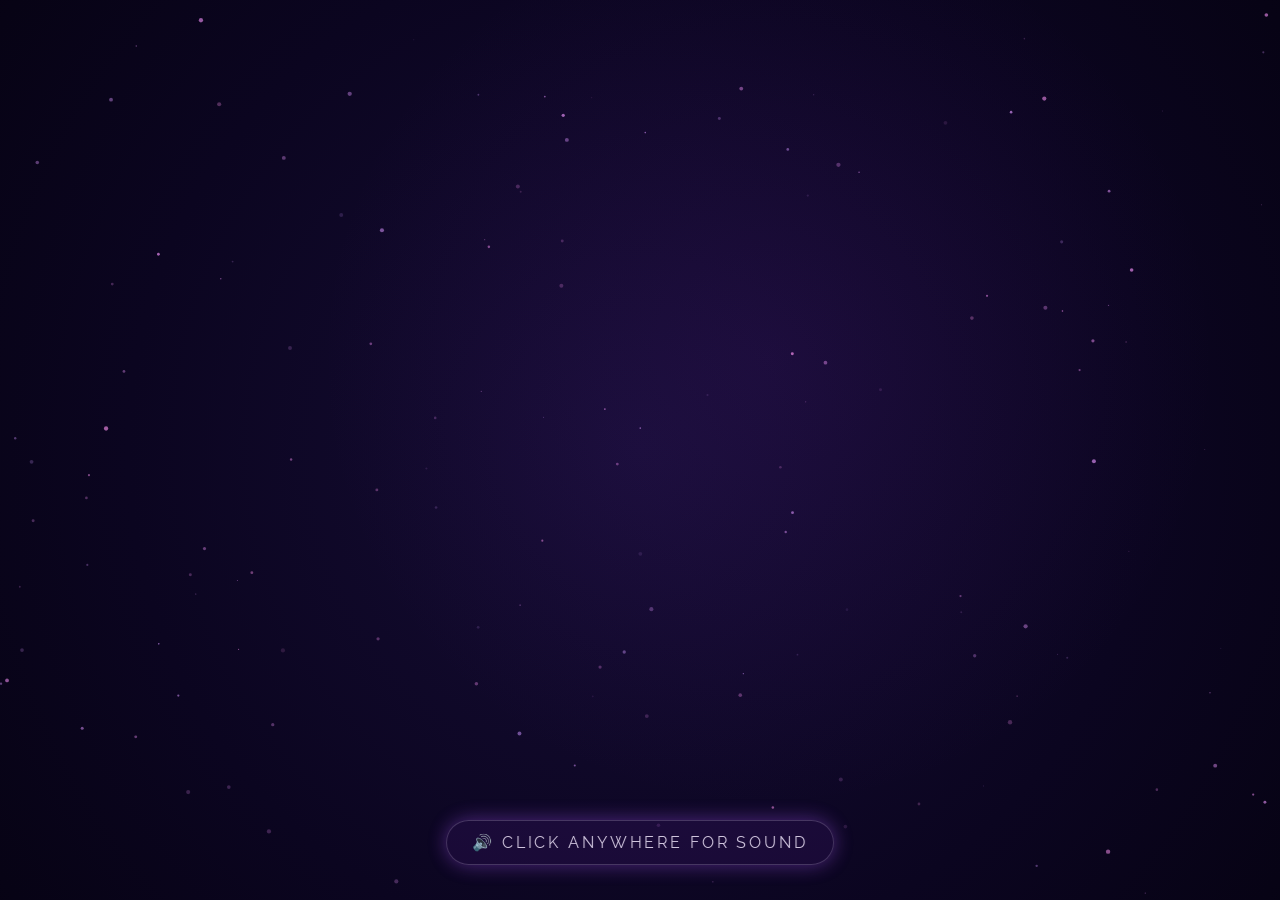
<file: index.html>
<!DOCTYPE html>
<html lang="en">
<head>
  <meta charset="UTF-8" />
  <meta name="viewport" content="width=device-width, initial-scale=1.0" />
  <title>Something is coming...</title>
  <link rel="stylesheet" href="countdown.css" />
</head>
<body>
<div id="soundNotice">
  <div class="soundBox">
    🔊 Click anywhere for sound
  </div>
</div>
  <!-- Particle Canvas -->
  <canvas id="particleCanvas"></canvas>

  <!-- Countdown Wrapper -->
  <div id="countdownWrapper">

    <!-- Floating words -->
    <div class="float-words" aria-hidden="true">
      <span class="fw fw1">Dreams</span>
      <span class="fw fw2">Future</span>
      <span class="fw fw3">Memories</span>
      <span class="fw fw4">Purple</span>
      <span class="fw fw5">Rain</span>
      <span class="fw fw6">Eighteen</span>
      <span class="fw fw7">Journey</span>
      <span class="fw fw8">Stars</span>
    </div>

    <!-- Hero text -->
    <div class="hero-top">
      <p class="pre-title">Something beautiful is arriving</p>
      <h1 class="main-title">June <span class="highlight">4</span></h1>
    </div>

    <!-- Glass card -->
    <div class="glass-card" role="timer" aria-label="Countdown to June 4">
      <div class="card-inner">
        <div class="progress-label">Tonight is the day ✨. The wait is almost over. A new chapter begins at midnight.</div>
        <div class="progress-bar-wrap">
          <div class="progress-bar-track">
            <div class="progress-bar-fill" id="progressFill"></div>
          </div>
          <span class="progress-pct" id="progressPct">0%</span>
        </div>

        <div class="timer-grid">
          <div class="time-unit">
            <div class="time-num" id="days">00</div>
            <div class="time-label">Days</div>
          </div>
          <div class="time-sep" aria-hidden="true">:</div>
          <div class="time-unit">
            <div class="time-num" id="hours">00</div>
            <div class="time-label">Hours</div>
          </div>
          <div class="time-sep" aria-hidden="true">:</div>
          <div class="time-unit">
            <div class="time-num" id="minutes">00</div>
            <div class="time-label">Minutes</div>
          </div>
          <div class="time-sep" aria-hidden="true">:</div>
          <div class="time-unit">
            <div class="time-num" id="seconds">00</div>
            <div class="time-label">Seconds</div>
          </div>
        </div>

        <div class="quote-area">
          <p class="rotating-quote" id="rotatingQuote"></p>
        </div>
      </div>
    </div>

    <p class="footer-note">Something worth waiting for.</p>
  </div>

  <!-- Midnight Transition Overlay -->
  <div id="midnightOverlay">
    <canvas id="transitionCanvas"></canvas>
    <div class="transition-title" id="transitionTitle">
      <span class="t-happy">Happy 18th Birthday</span>
      <span class="t-name">Varsha</span>
    </div>
  </div>

  <script src="countdown.js"></script>
  <script src="globalMusic.js"></script>
</body>
</html>
</file>
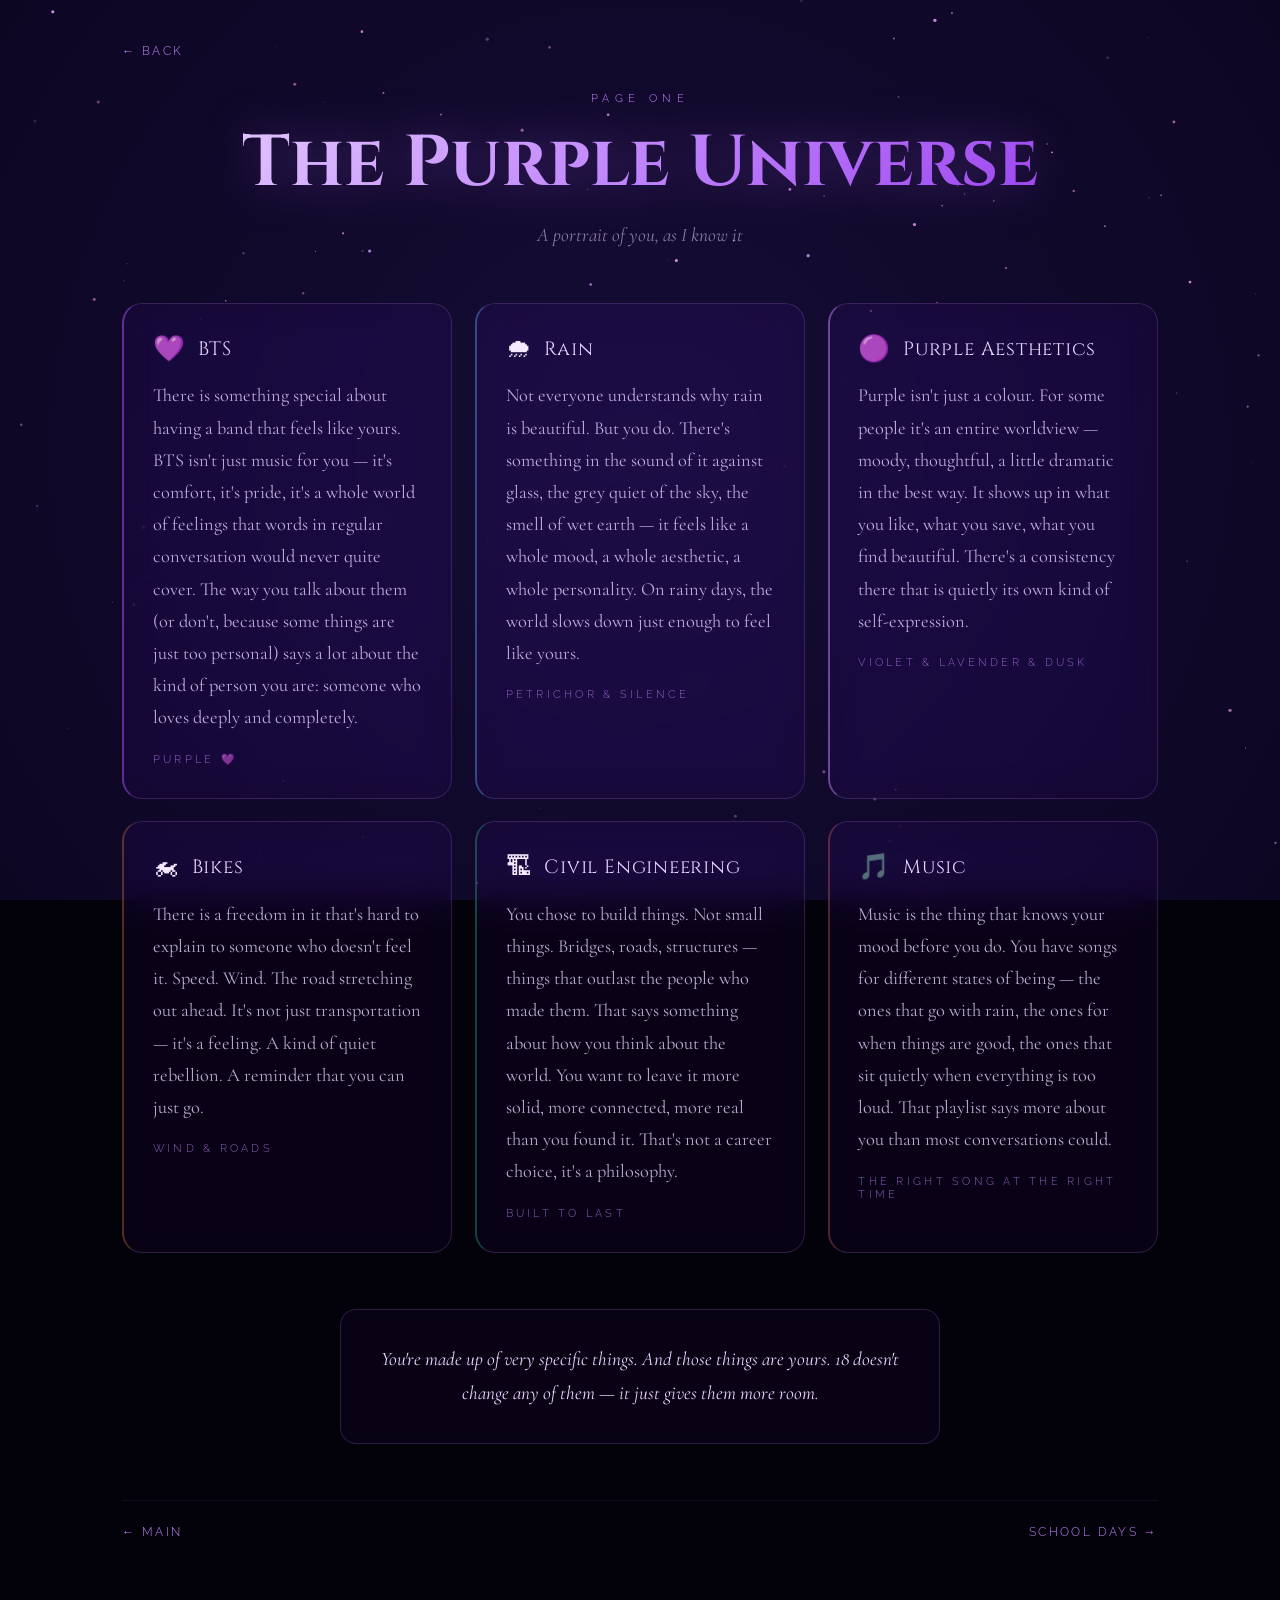
<file: about.html>
<!DOCTYPE html>
<html lang="en">
<head>
  <meta charset="UTF-8" />
  <meta name="viewport" content="width=device-width, initial-scale=1.0" />
  <title>About You — Varsha's 18th</title>
  <link rel="stylesheet" href="about.css" />
</head>
<body>

  <canvas id="aboutCanvas"></canvas>

  <div class="page-wrap">

    <nav class="back-nav">
      <a href="main.html" class="back-link" aria-label="Back to main page">
        <span aria-hidden="true">←</span> Back
      </a>
    </nav>

    <header class="page-header">
      <p class="page-tag">Page One</p>
      <h1 class="page-title">The Purple Universe</h1>
      <p class="page-subtitle">A portrait of you, as I know it</p>
    </header>

    <div class="cards-grid">

      <article class="about-card card-bts" tabindex="0">
        <div class="card-header">
          <span class="card-emoji">💜</span>
          <h2 class="card-name">BTS</h2>
        </div>
        <p class="card-text">
          There is something special about having a band that feels like yours. BTS isn't just music for you — it's comfort, it's pride, it's a whole world of feelings that words in regular conversation would never quite cover. The way you talk about them (or don't, because some things are just too personal) says a lot about the kind of person you are: someone who loves deeply and completely.
        </p>
        <div class="card-foot">Purple 💜</div>
      </article>

      <article class="about-card card-rain" tabindex="0">
        <div class="card-header">
          <span class="card-emoji">🌧</span>
          <h2 class="card-name">Rain</h2>
        </div>
        <p class="card-text">
          Not everyone understands why rain is beautiful. But you do. There's something in the sound of it against glass, the grey quiet of the sky, the smell of wet earth — it feels like a whole mood, a whole aesthetic, a whole personality. On rainy days, the world slows down just enough to feel like yours.
        </p>
        <div class="card-foot">Petrichor &amp; silence</div>
      </article>

      <article class="about-card card-purple" tabindex="0">
        <div class="card-header">
          <span class="card-emoji">🟣</span>
          <h2 class="card-name">Purple Aesthetics</h2>
        </div>
        <p class="card-text">
          Purple isn't just a colour. For some people it's an entire worldview — moody, thoughtful, a little dramatic in the best way. It shows up in what you like, what you save, what you find beautiful. There's a consistency there that is quietly its own kind of self-expression.
        </p>
        <div class="card-foot">Violet &amp; lavender &amp; dusk</div>
      </article>

      <article class="about-card card-bike" tabindex="0">
        <div class="card-header">
          <span class="card-emoji">🏍</span>
          <h2 class="card-name">Bikes</h2>
        </div>
        <p class="card-text">
          There is a freedom in it that's hard to explain to someone who doesn't feel it. Speed. Wind. The road stretching out ahead. It's not just transportation — it's a feeling. A kind of quiet rebellion. A reminder that you can just go.
        </p>
        <div class="card-foot">Wind & roads</div>
      </article>

      <article class="about-card card-civil" tabindex="0">
        <div class="card-header">
          <span class="card-emoji">🏗</span>
          <h2 class="card-name">Civil Engineering</h2>
        </div>
        <p class="card-text">
          You chose to build things. Not small things. Bridges, roads, structures — things that outlast the people who made them. That says something about how you think about the world. You want to leave it more solid, more connected, more real than you found it. That's not a career choice, it's a philosophy.
        </p>
        <div class="card-foot">Built to last</div>
      </article>

      <article class="about-card card-music" tabindex="0">
        <div class="card-header">
          <span class="card-emoji">🎵</span>
          <h2 class="card-name">Music</h2>
        </div>
        <p class="card-text">
          Music is the thing that knows your mood before you do. You have songs for different states of being — the ones that go with rain, the ones for when things are good, the ones that sit quietly when everything is too loud. That playlist says more about you than most conversations could.
        </p>
        <div class="card-foot">The right song at the right time</div>
      </article>

    </div>

    <div class="closing-note">
      <p>You're made up of very specific things. And those things are yours. 18 doesn't change any of them — it just gives them more room.</p>
    </div>

    <footer class="nav-foot">
      <a href="main.html" class="foot-link">← Main</a>
      <a href="school.html" class="foot-link">School Days →</a>
    </footer>

  </div>

  <script>
    // Inline particle background (reuse pattern, no separate JS file needed)
    (function(){
      const c = document.getElementById('aboutCanvas');
      const ctx = c.getContext('2d');
      let pts = [];
      function resize(){
        c.width = window.innerWidth;
        c.height = window.innerHeight;
        pts = Array.from({length: Math.floor(c.width*c.height/7000)}, () => ({
          x: Math.random()*c.width, y: Math.random()*c.height,
          r: Math.random()*1.4+0.3, a: Math.random(),
          da: (Math.random()*0.005+0.002)*(Math.random()<.5?1:-1),
          hue: 270+Math.random()*50
        }));
      }
      function draw(){
        ctx.clearRect(0,0,c.width,c.height);
        const g = ctx.createRadialGradient(c.width/2,c.height*.5,0,c.width/2,c.height*.5,c.width);
        g.addColorStop(0,'#160d35'); g.addColorStop(.7,'#0b0520'); g.addColorStop(1,'#03010a');
        ctx.fillStyle=g; ctx.fillRect(0,0,c.width,c.height);
        for(const p of pts){
          p.a+=p.da; if(p.a>1||p.a<0)p.da*=-1;
          ctx.beginPath(); ctx.arc(p.x,p.y,p.r,0,Math.PI*2);
          ctx.fillStyle=`hsla(${p.hue},75%,78%,${p.a})`; ctx.fill();
        }
        requestAnimationFrame(draw);
      }
      window.addEventListener('resize',resize); resize(); draw();
    })();
  </script>
<script src="globalMusic.js"></script>
</body>
</html>
</file>
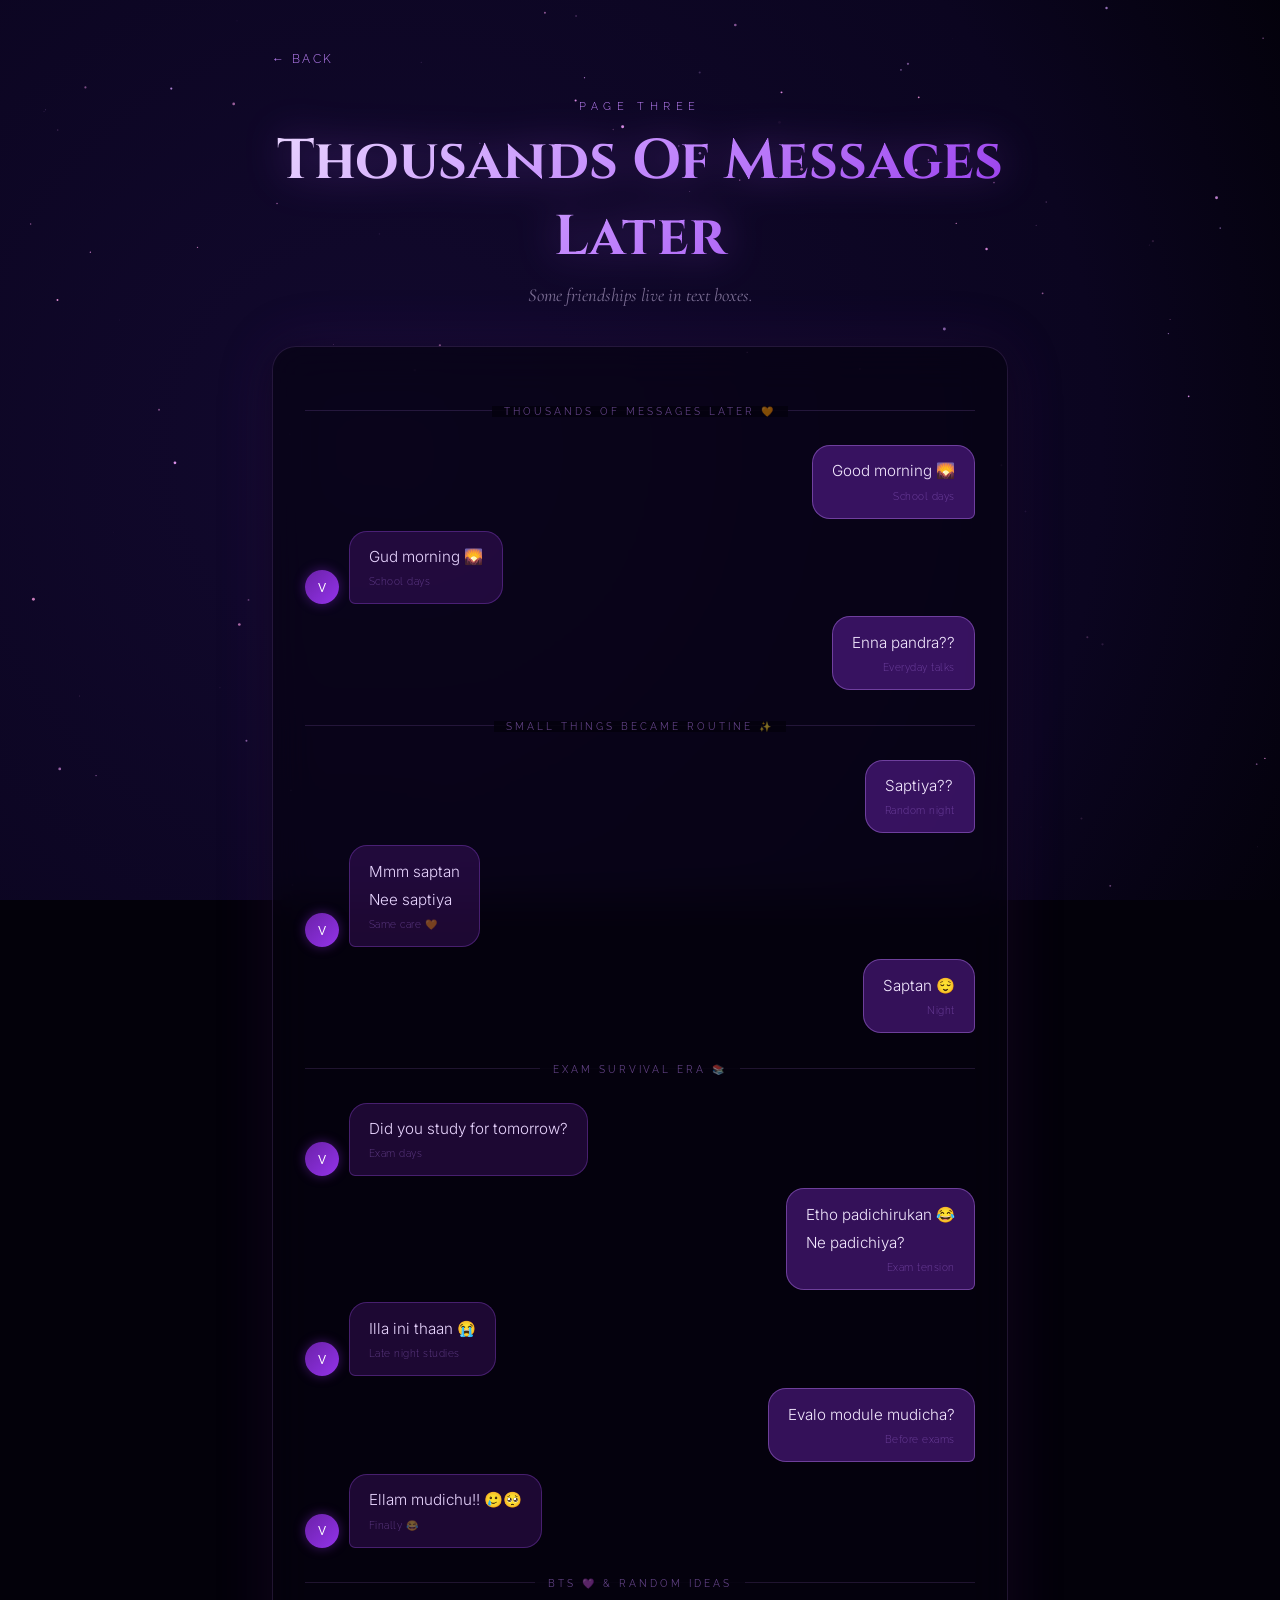
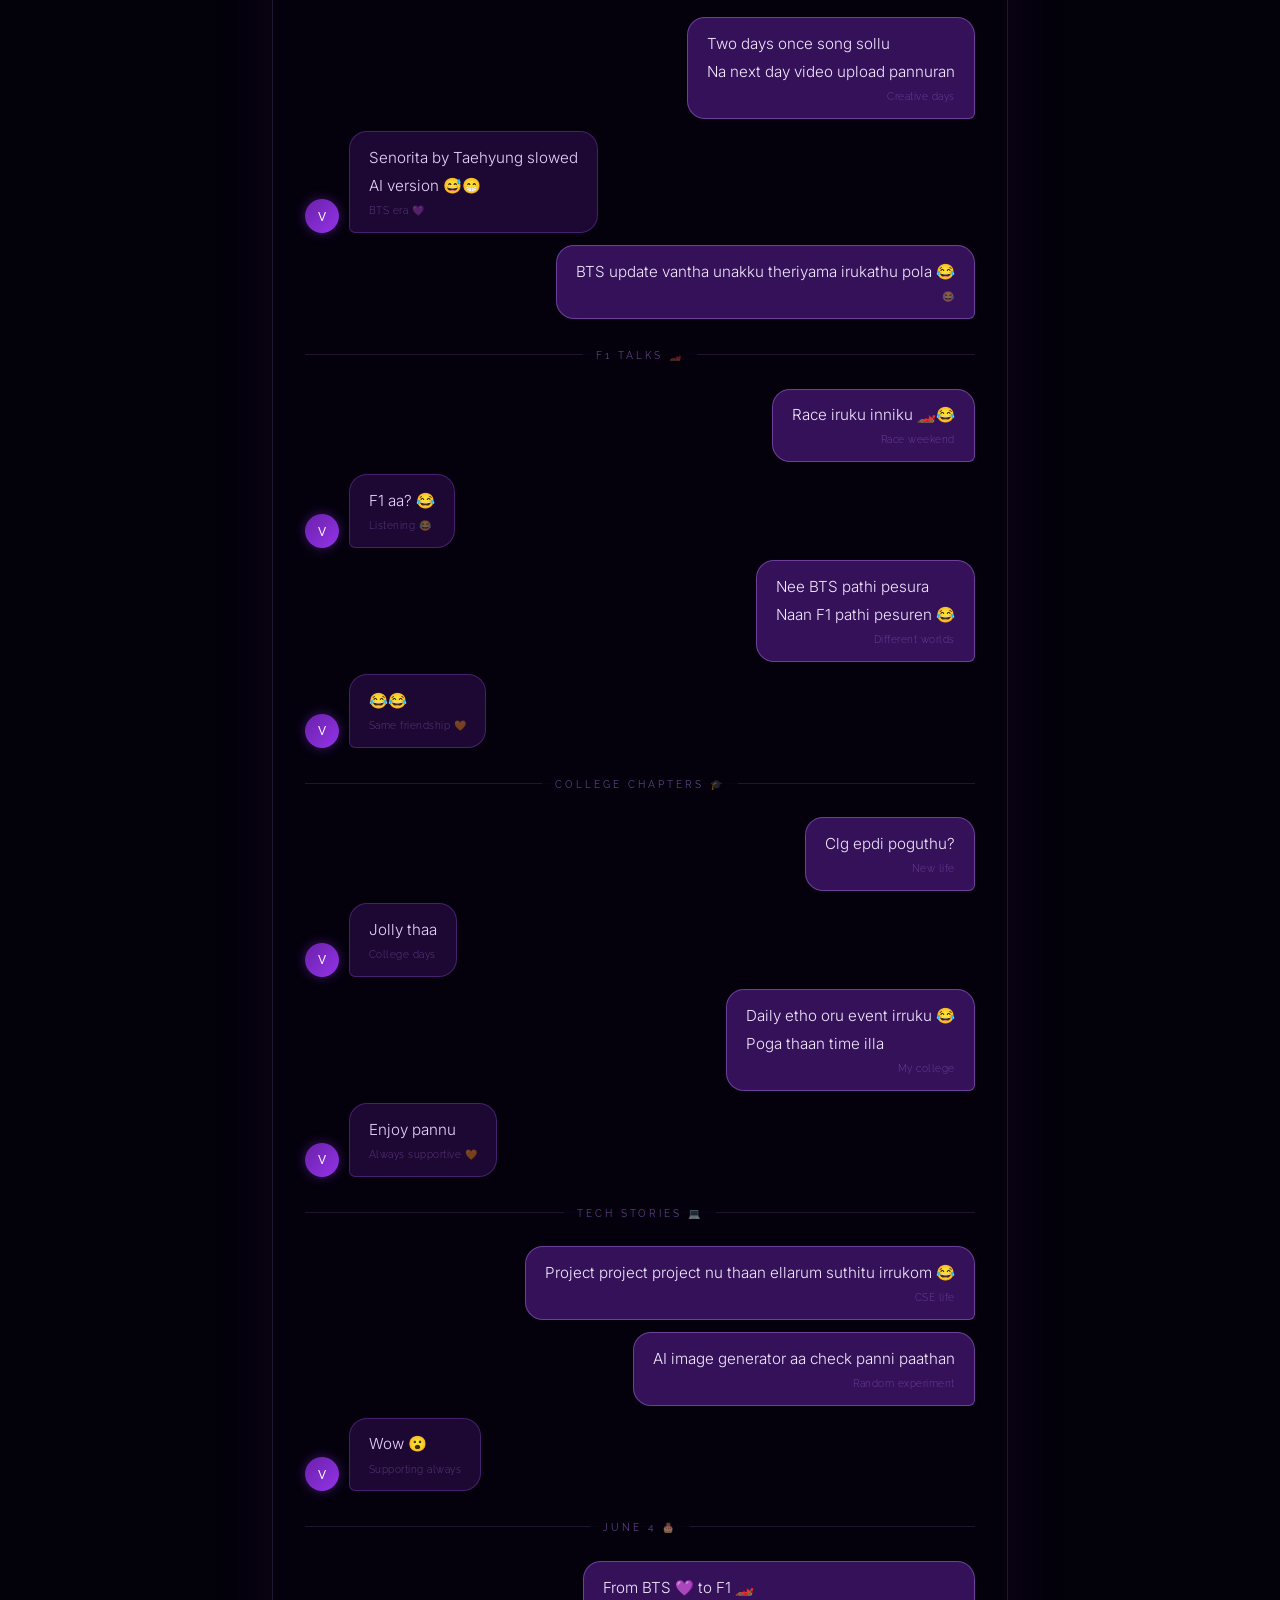
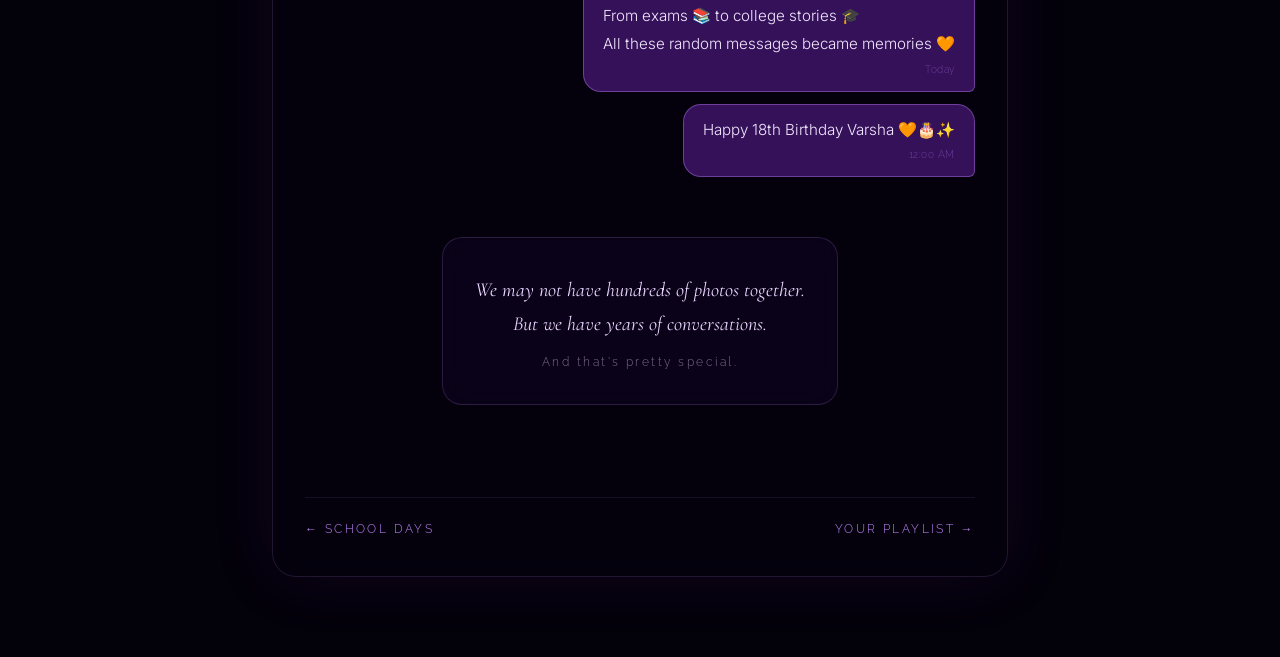
<file: chat.html>
<!DOCTYPE html>
<html lang="en">
<head>
  <meta charset="UTF-8" />
  <meta name="viewport" content="width=device-width, initial-scale=1.0" />
  <title>Chat Archives — Varsha's 18th</title>
  <link rel="stylesheet" href="chat.css" />
</head>
<body>

  <canvas id="chatCanvas"></canvas>

  <div class="page-wrap">

    <nav class="back-nav">
      <a href="main.html" class="back-link">← Back</a>
    </nav>

    <header class="page-header">
      <p class="page-tag">Page Three</p>
      <h1 class="page-title">Thousands Of Messages Later</h1>
      <p class="page-subtitle">Some friendships live in text boxes.</p>
    </header>

    <!-- Chat container -->
    <div class="chat-window" role="log" aria-label="Conversation archive">

      <div class="chat-date-divider">
  <span>Thousands Of Messages Later 🧡</span>
</div>


<div class="bubble-row row-me">
  <div class="bubble bubble-me">
    <p>Good morning 🌄</p>
    <span class="bubble-time">School days</span>
  </div>
</div>

<div class="bubble-row row-them">
  <div class="avatar">V</div>
  <div class="bubble bubble-them">
    <p>Gud morning 🌄</p>
    <span class="bubble-time">School days</span>
  </div>
</div>

<div class="bubble-row row-me">
  <div class="bubble bubble-me">
    <p>Enna pandra??</p>
    <span class="bubble-time">Everyday talks</span>
  </div>
</div>


<div class="chat-date-divider">
  <span>Small Things Became Routine ✨</span>
</div>


<div class="bubble-row row-me">
  <div class="bubble bubble-me">
    <p>Saptiya??</p>
    <span class="bubble-time">Random night</span>
  </div>
</div>

<div class="bubble-row row-them">
  <div class="avatar">V</div>
  <div class="bubble bubble-them">
    <p>Mmm saptan</p>
    <p>Nee saptiya</p>
    <span class="bubble-time">Same care 🧡</span>
  </div>
</div>

<div class="bubble-row row-me">
  <div class="bubble bubble-me">
    <p>Saptan 😌</p>
    <span class="bubble-time">Night</span>
  </div>
</div>


<div class="chat-date-divider">
  <span>Exam Survival Era 📚</span>
</div>


<div class="bubble-row row-them">
  <div class="avatar">V</div>
  <div class="bubble bubble-them">
    <p>Did you study for tomorrow?</p>
    <span class="bubble-time">Exam days</span>
  </div>
</div>

<div class="bubble-row row-me">
  <div class="bubble bubble-me">
    <p>Etho padichirukan 😂</p>
    <p>Ne padichiya?</p>
    <span class="bubble-time">Exam tension</span>
  </div>
</div>


<div class="bubble-row row-them">
  <div class="avatar">V</div>
  <div class="bubble bubble-them">
    <p>Illa ini thaan 😭</p>
    <span class="bubble-time">Late night studies</span>
  </div>
</div>


<div class="bubble-row row-me">
  <div class="bubble bubble-me">
    <p>Evalo module mudicha?</p>
    <span class="bubble-time">Before exams</span>
  </div>
</div>


<div class="bubble-row row-them">
  <div class="avatar">V</div>
  <div class="bubble bubble-them">
    <p>Ellam mudichu!! 🥲🥺</p>
    <span class="bubble-time">Finally 😂</span>
  </div>
</div>



<div class="chat-date-divider">
  <span>BTS 💜 & Random Ideas</span>
</div>


<div class="bubble-row row-me">
  <div class="bubble bubble-me">
    <p>Two days once song sollu</p>
    <p>Na next day video upload pannuran</p>
    <span class="bubble-time">Creative days</span>
  </div>
</div>


<div class="bubble-row row-them">
  <div class="avatar">V</div>
  <div class="bubble bubble-them">
    <p>Senorita by Taehyung slowed</p>
    <p>AI version 😅😁</p>
    <span class="bubble-time">BTS era 💜</span>
  </div>
</div>


<div class="bubble-row row-me">
  <div class="bubble bubble-me">
    <p>BTS update vantha unakku theriyama irukathu pola 😂</p>
    <span class="bubble-time">😂</span>
  </div>
</div>



<div class="chat-date-divider">
  <span>F1 Talks 🏎️</span>
</div>


<div class="bubble-row row-me">
  <div class="bubble bubble-me">
    <p>Race iruku inniku 🏎️😂</p>
    <span class="bubble-time">Race weekend</span>
  </div>
</div>


<div class="bubble-row row-them">
  <div class="avatar">V</div>
  <div class="bubble bubble-them">
    <p>F1 aa? 😂</p>
    <span class="bubble-time">Listening 😂</span>
  </div>
</div>


<div class="bubble-row row-me">
  <div class="bubble bubble-me">
    <p>Nee BTS pathi pesura</p>
    <p>Naan F1 pathi pesuren 😂</p>
    <span class="bubble-time">Different worlds</span>
  </div>
</div>


<div class="bubble-row row-them">
  <div class="avatar">V</div>
  <div class="bubble bubble-them">
    <p>😂😂</p>
    <span class="bubble-time">Same friendship 🧡</span>
  </div>
</div>



<div class="chat-date-divider">
  <span>College Chapters 🎓</span>
</div>


<div class="bubble-row row-me">
  <div class="bubble bubble-me">
    <p>Clg epdi poguthu?</p>
    <span class="bubble-time">New life</span>
  </div>
</div>


<div class="bubble-row row-them">
  <div class="avatar">V</div>
  <div class="bubble bubble-them">
    <p>Jolly thaa</p>
    <span class="bubble-time">College days</span>
  </div>
</div>


<div class="bubble-row row-me">
  <div class="bubble bubble-me">
    <p>Daily etho oru event irruku 😂</p>
    <p>Poga thaan time illa</p>
    <span class="bubble-time">My college</span>
  </div>
</div>


<div class="bubble-row row-them">
  <div class="avatar">V</div>
  <div class="bubble bubble-them">
    <p>Enjoy pannu</p>
    <span class="bubble-time">Always supportive 🧡</span>
  </div>
</div>




<div class="chat-date-divider">
  <span>Tech Stories 💻</span>
</div>


<div class="bubble-row row-me">
  <div class="bubble bubble-me">
    <p>Project project project nu thaan ellarum suthitu irrukom 😂</p>
    <span class="bubble-time">CSE life</span>
  </div>
</div>


<div class="bubble-row row-me">
  <div class="bubble bubble-me">
    <p>AI image generator aa check panni paathan</p>
    <span class="bubble-time">Random experiment</span>
  </div>
</div>


<div class="bubble-row row-them">
  <div class="avatar">V</div>
  <div class="bubble bubble-them">
    <p>Wow 😮</p>
    <span class="bubble-time">Supporting always</span>
  </div>
</div>



<div class="chat-date-divider">
  <span>June 4 🎂</span>
</div>


<div class="bubble-row row-me">
  <div class="bubble bubble-me">
    <p>From BTS 💜 to F1 🏎️</p>
    <p>From exams 📚 to college stories 🎓</p>
    <p>All these random messages became memories 🧡</p>
    <span class="bubble-time">Today</span>
  </div>
</div>


<div class="bubble-row row-me">
  <div class="bubble bubble-me">
    <p>Happy 18th Birthday Varsha 🧡🎂✨</p>
    <span class="bubble-time">12:00 AM</span>
  </div>
</div>

    <!-- Ending message -->
    <div class="chat-ending">
      <p class="ending-main">We may not have hundreds of photos together.</p>
      <p class="ending-main">But we have years of conversations.</p>
      <p class="ending-sub">And that's pretty special.</p>
    </div>

    <footer class="nav-foot">
      <a href="school.html" class="foot-link">← School Days</a>
      <a href="music.html" class="foot-link">Your Playlist →</a>
    </footer>

  </div>

  <script>
    (function(){
      const c=document.getElementById('chatCanvas');
      const ctx=c.getContext('2d');
      let pts=[];
      function resize(){
        c.width=window.innerWidth; c.height=window.innerHeight;
        pts=Array.from({length:Math.floor(c.width*c.height/9000)},()=>({
          x:Math.random()*c.width,y:Math.random()*c.height,
          r:Math.random()*1.2+0.3,a:Math.random(),
          da:(Math.random()*0.004+0.002)*(Math.random()<.5?1:-1),hue:270+Math.random()*45
        }));
      }
      function draw(){
        ctx.clearRect(0,0,c.width,c.height);
        const g=ctx.createRadialGradient(c.width*.3,c.height*.5,0,c.width*.3,c.height*.5,c.width*.8);
        g.addColorStop(0,'#12092e'); g.addColorStop(.7,'#0b0520'); g.addColorStop(1,'#03010a');
        ctx.fillStyle=g; ctx.fillRect(0,0,c.width,c.height);
        for(const p of pts){
          p.a+=p.da; if(p.a>1||p.a<0)p.da*=-1;
          ctx.beginPath(); ctx.arc(p.x,p.y,p.r,0,Math.PI*2);
          ctx.fillStyle=`hsla(${p.hue},70%,75%,${p.a})`; ctx.fill();
        }
        requestAnimationFrame(draw);
      }
      window.addEventListener('resize',resize); resize(); draw();
    })();

    // Stagger bubble entrance
    document.querySelectorAll('.bubble-row').forEach((el, i) => {
      el.style.animationDelay = (i * 0.07) + 's';
    });
  </script>
<script src="globalMusic.js"></script>
</body>
</html>
</file>
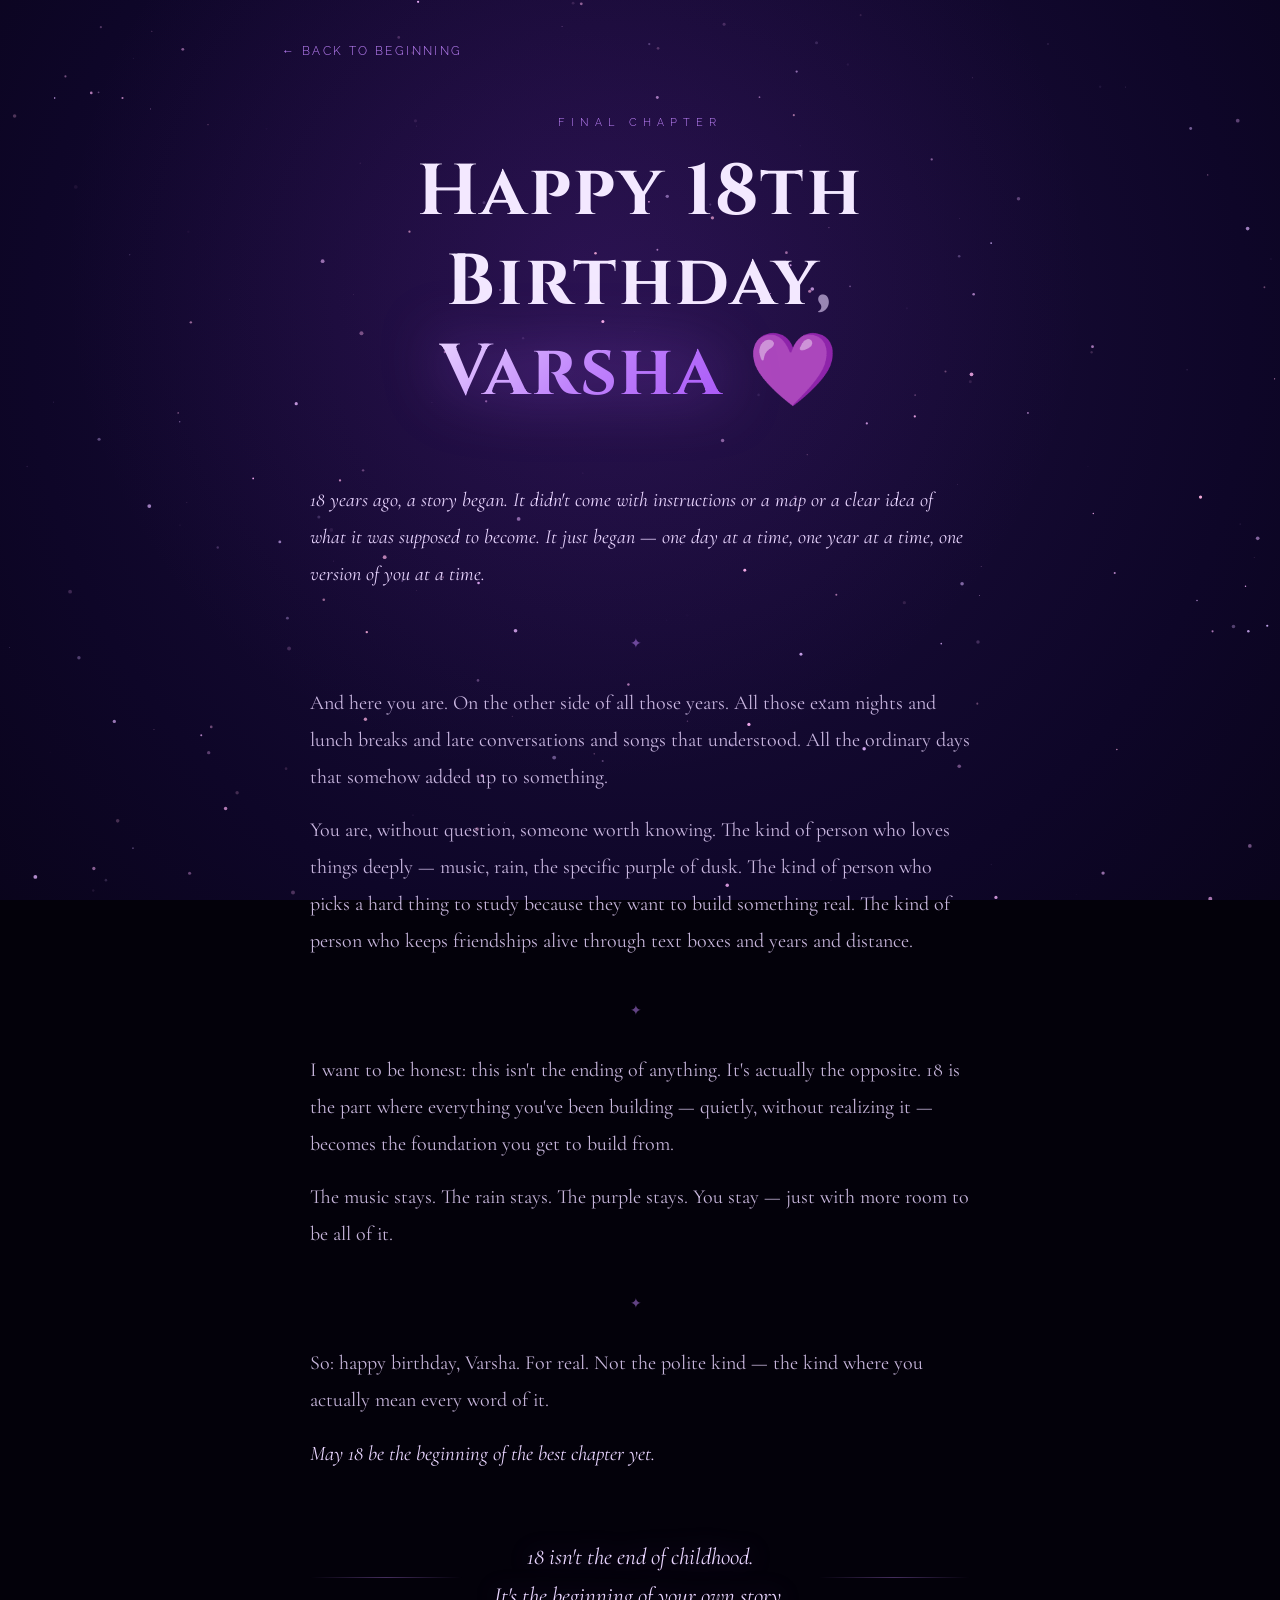
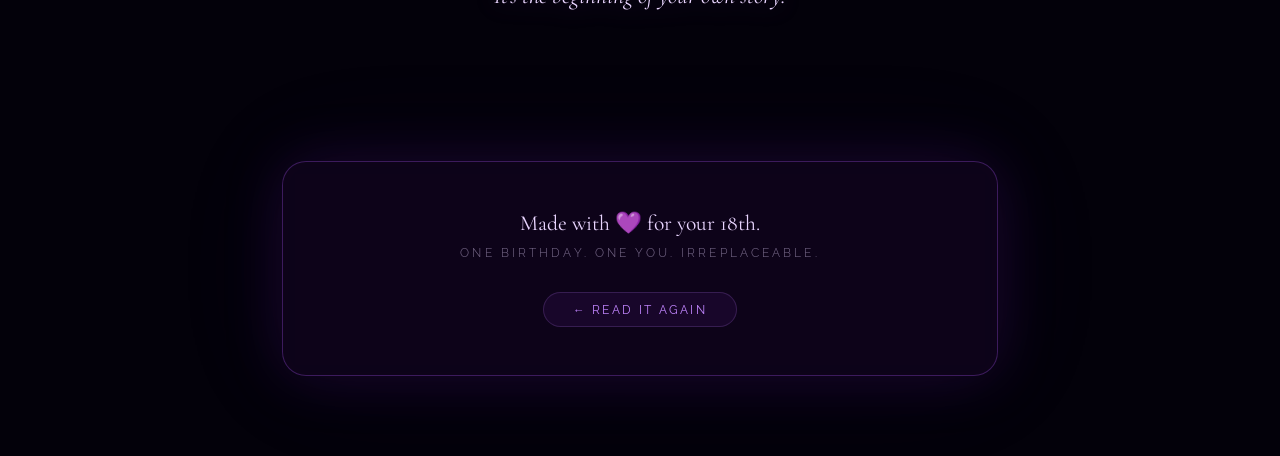
<file: ending.html>
<!DOCTYPE html>
<html lang="en">
<head>
  <meta charset="UTF-8" />
  <meta name="viewport" content="width=device-width, initial-scale=1.0" />
  <title>Final Chapter — Varsha's 18th</title>
  <link rel="stylesheet" href="ending.css" />
</head>
<body>

  <canvas id="endingCanvas"></canvas>
  <div id="particleBurst" class="particle-burst" aria-hidden="true"></div>

  <div class="page-wrap">

    <nav class="back-nav">
      <a href="main.html" class="back-link">← Back to beginning</a>
    </nav>

    <header class="ending-hero">
      <p class="hero-tag">Final Chapter</p>
      <h1 class="hero-title">
        Happy 18th Birthday<span class="comma">,</span><br>
        <span class="name-glow">Varsha</span>
        <span class="heart" aria-hidden="true">💜</span>
      </h1>
    </header>

    <!-- Main content -->
    <div class="ending-content">

      <div class="ending-block eb-first">
        <p>18 years ago, a story began. It didn't come with instructions or a map or a clear idea of what it was supposed to become. It just began — one day at a time, one year at a time, one version of you at a time.</p>
      </div>

      <div class="ending-divider" aria-hidden="true">
        <span class="div-star">✦</span>
      </div>

      <div class="ending-block">
        <p>And here you are. On the other side of all those years. All those exam nights and lunch breaks and late conversations and songs that understood. All the ordinary days that somehow added up to something.</p>
        <p>You are, without question, someone worth knowing. The kind of person who loves things deeply — music, rain, the specific purple of dusk. The kind of person who picks a hard thing to study because they want to build something real. The kind of person who keeps friendships alive through text boxes and years and distance.</p>
      </div>

      <div class="ending-divider" aria-hidden="true">
        <span class="div-star">✦</span>
      </div>

      <div class="ending-block">
        <p>I want to be honest: this isn't the ending of anything. It's actually the opposite. 18 is the part where everything you've been building — quietly, without realizing it — becomes the foundation you get to build from.</p>
        <p>The music stays. The rain stays. The purple stays. You stay — just with more room to be all of it.</p>
      </div>

      <div class="ending-divider" aria-hidden="true">
        <span class="div-star">✦</span>
      </div>

      <div class="ending-block eb-final">
        <p>So: happy birthday, Varsha. For real. Not the polite kind — the kind where you actually mean every word of it.</p>
        <p>May 18 be the beginning of the best chapter yet.</p>
      </div>

    </div>

    <!-- The quote -->
    <div class="final-quote-wrap">
      <div class="fq-line" aria-hidden="true"></div>
      <blockquote class="final-quote">
        <p>18 isn't the end of childhood.</p>
        <p>It's the beginning of your own story.</p>
      </blockquote>
      <div class="fq-line" aria-hidden="true"></div>
    </div>

    <!-- Floating stars section -->
    <div class="stars-section" aria-hidden="true">
      <span class="float-star fs1">✦</span>
      <span class="float-star fs2">✦</span>
      <span class="float-star fs3">💜</span>
      <span class="float-star fs4">✦</span>
      <span class="float-star fs5">✦</span>
    </div>

    <!-- Closing -->
    <div class="closing-block">
      <div class="closing-inner">
        <p class="closing-main">Made with 💜 for your 18th.</p>
        <p class="closing-sub">One birthday. One you. Irreplaceable.</p>
        <a href="main.html" class="restart-btn">← Read it again</a>
      </div>
    </div>

  </div>

  <script>
    /* ---- Cinematic star background ---- */
    (function(){
      const c = document.getElementById('endingCanvas');
      const ctx = c.getContext('2d');
      let stars = [];
      let shootingStars = [];
      let tick = 0;

      function resize(){
        c.width = window.innerWidth; c.height = window.innerHeight;
        const n = Math.floor(c.width * c.height / 5500);
        stars = Array.from({length: n}, () => ({
          x: Math.random() * c.width, y: Math.random() * c.height,
          r: Math.random() * 1.8 + 0.2,
          a: Math.random(), da: (Math.random() * 0.005 + 0.001) * (Math.random() < .5 ? 1 : -1),
          hue: 265 + Math.random() * 60
        }));
      }

      function spawnShootingStar(){
        shootingStars.push({
          x: Math.random() * c.width * 0.7,
          y: Math.random() * c.height * 0.4,
          vx: 4 + Math.random() * 6,
          vy: 2 + Math.random() * 3,
          len: 80 + Math.random() * 120,
          a: 1, life: 60
        });
      }

      function draw(){
        ctx.clearRect(0, 0, c.width, c.height);

        // Deep space gradient
        const g = ctx.createRadialGradient(c.width*.5, c.height*.35, 0, c.width*.5, c.height*.4, c.width*.95);
        g.addColorStop(0, '#1e1040');
        g.addColorStop(.5, '#0e0628');
        g.addColorStop(1, '#03010a');
        ctx.fillStyle = g; ctx.fillRect(0, 0, c.width, c.height);

        // Nebula glow
        const neb = ctx.createRadialGradient(c.width*.45, c.height*.3, 0, c.width*.45, c.height*.3, c.width*.4);
        neb.addColorStop(0, 'rgba(107,33,168,0.18)');
        neb.addColorStop(1, 'rgba(107,33,168,0)');
        ctx.fillStyle = neb; ctx.fillRect(0, 0, c.width, c.height);

        // Stars
        for(const s of stars){
          s.a += s.da; if(s.a > 1 || s.a < 0) s.da *= -1;
          ctx.beginPath(); ctx.arc(s.x, s.y, s.r, 0, Math.PI*2);
          ctx.fillStyle = `hsla(${s.hue},80%,82%,${s.a})`; ctx.fill();
        }

        // Shooting stars
        tick++;
        if(tick % 220 === 0) spawnShootingStar();
        for(let i = shootingStars.length-1; i >= 0; i--){
          const ss = shootingStars[i];
          ss.x += ss.vx; ss.y += ss.vy; ss.life--;
          ss.a = ss.life / 60;
          if(ss.life <= 0){ shootingStars.splice(i,1); continue; }
          ctx.beginPath();
          ctx.moveTo(ss.x, ss.y);
          ctx.lineTo(ss.x - ss.vx * (ss.len/10), ss.y - ss.vy * (ss.len/10));
          const grad = ctx.createLinearGradient(ss.x, ss.y, ss.x - ss.vx*8, ss.y - ss.vy*8);
          grad.addColorStop(0, `rgba(240,171,252,${ss.a})`);
          grad.addColorStop(1, 'rgba(240,171,252,0)');
          ctx.strokeStyle = grad; ctx.lineWidth = 1.5;
          ctx.stroke();
        }

        requestAnimationFrame(draw);
      }
      window.addEventListener('resize', resize); resize(); draw();
    })();

    /* ---- Particle burst on load ---- */
    (function(){
      const container = document.getElementById('particleBurst');
      const cx = window.innerWidth / 2;
      const cy = window.innerHeight * 0.35;

      setTimeout(() => {
        for(let i = 0; i < 40; i++){
          const p = document.createElement('div');
          p.className = 'burst-particle';
          const angle = (i / 40) * Math.PI * 2;
          const dist = 80 + Math.random() * 120;
          const tx = Math.cos(angle) * dist;
          const ty = Math.sin(angle) * dist;
          p.style.cssText = `
            left: ${cx}px; top: ${cy}px;
            --tx: ${tx}px; --ty: ${ty}px;
            animation-delay: ${Math.random() * 0.3}s;
            width: ${2 + Math.random() * 4}px;
            height: ${2 + Math.random() * 4}px;
          `;
          container.appendChild(p);
        }
      }, 600);
    })();

    /* ---- Scroll reveal for ending blocks ---- */
    const observer = new IntersectionObserver((entries) => {
      entries.forEach(e => {
        if(e.isIntersecting) { e.target.classList.add('revealed'); }
      });
    }, { threshold: 0.15 });

    document.querySelectorAll('.ending-block, .final-quote-wrap, .closing-block').forEach(el => {
      observer.observe(el);
    });
  </script>
<script src="globalMusic.js"></script>
</body>
</html>
</file>
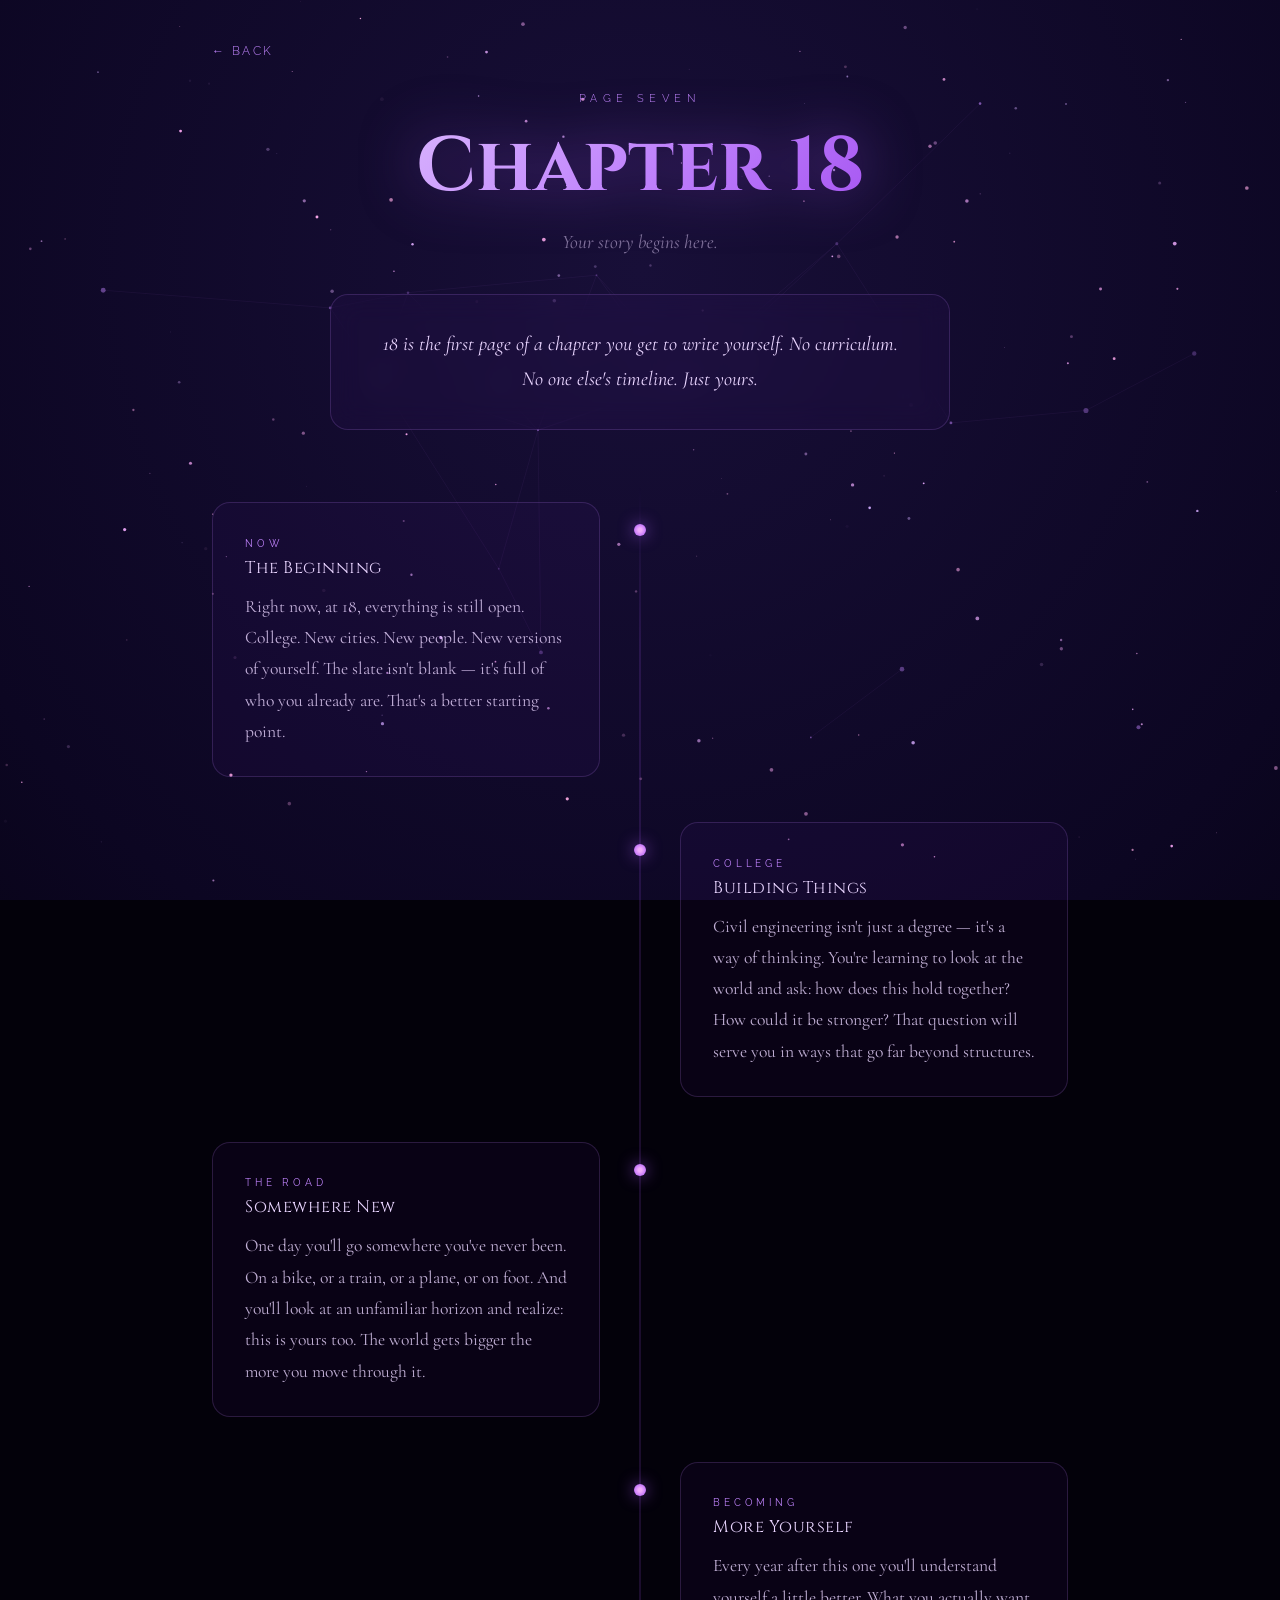
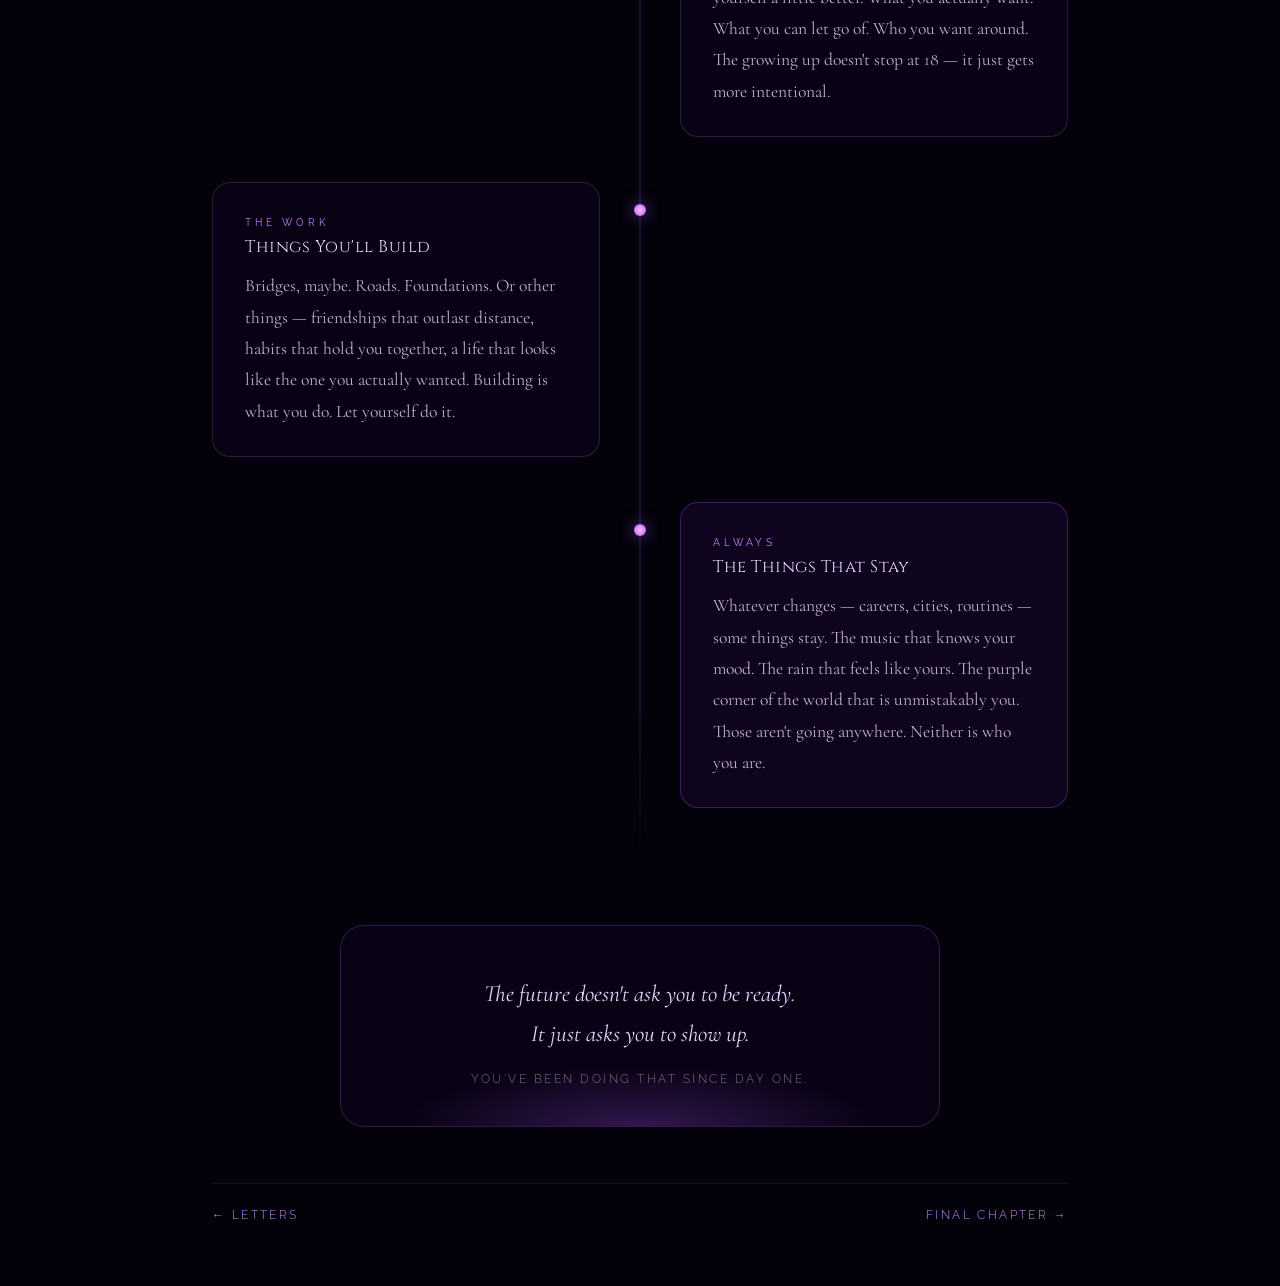
<file: future.html>
<!DOCTYPE html>
<html lang="en">
<head>
  <meta charset="UTF-8" />
  <meta name="viewport" content="width=device-width, initial-scale=1.0" />
  <title>For The Future — Varsha's 18th</title>
  <link rel="stylesheet" href="future.css" />
</head>
<body>

  <canvas id="futureCanvas"></canvas>
  <div class="constellation-layer" id="constellationLayer" aria-hidden="true"></div>

  <div class="page-wrap">

    <nav class="back-nav">
      <a href="main.html" class="back-link">← Back</a>
    </nav>

    <header class="page-header">
      <p class="page-tag">Page Seven</p>
      <h1 class="page-title">Chapter 18</h1>
      <p class="page-subtitle">Your story begins here.</p>
    </header>

    <!-- Intro block -->
    <div class="future-intro">
      <p>18 is the first page of a chapter you get to write yourself. No curriculum. No one else's timeline. Just yours.</p>
    </div>

    <!-- Timeline -->
    <section class="future-timeline" aria-label="The road ahead">

      <div class="ft-item ft-left">
        <div class="ft-connector">
          <div class="ft-dot"></div>
          <div class="ft-line"></div>
        </div>
        <article class="ft-card">
          <span class="ft-tag">Now</span>
          <h2 class="ft-title">The Beginning</h2>
          <p class="ft-text">Right now, at 18, everything is still open. College. New cities. New people. New versions of yourself. The slate isn't blank — it's full of who you already are. That's a better starting point.</p>
        </article>
      </div>

      <div class="ft-item ft-right">
        <div class="ft-connector">
          <div class="ft-dot"></div>
          <div class="ft-line"></div>
        </div>
        <article class="ft-card">
          <span class="ft-tag">College</span>
          <h2 class="ft-title">Building Things</h2>
          <p class="ft-text">Civil engineering isn't just a degree — it's a way of thinking. You're learning to look at the world and ask: how does this hold together? How could it be stronger? That question will serve you in ways that go far beyond structures.</p>
        </article>
      </div>

      <div class="ft-item ft-left">
        <div class="ft-connector">
          <div class="ft-dot"></div>
          <div class="ft-line"></div>
        </div>
        <article class="ft-card">
          <span class="ft-tag">The Road</span>
          <h2 class="ft-title">Somewhere New</h2>
          <p class="ft-text">One day you'll go somewhere you've never been. On a bike, or a train, or a plane, or on foot. And you'll look at an unfamiliar horizon and realize: this is yours too. The world gets bigger the more you move through it.</p>
        </article>
      </div>

      <div class="ft-item ft-right">
        <div class="ft-connector">
          <div class="ft-dot"></div>
          <div class="ft-line"></div>
        </div>
        <article class="ft-card">
          <span class="ft-tag">Becoming</span>
          <h2 class="ft-title">More Yourself</h2>
          <p class="ft-text">Every year after this one you'll understand yourself a little better. What you actually want. What you can let go of. Who you want around. The growing up doesn't stop at 18 — it just gets more intentional.</p>
        </article>
      </div>

      <div class="ft-item ft-left">
        <div class="ft-connector">
          <div class="ft-dot"></div>
          <div class="ft-line"></div>
        </div>
        <article class="ft-card">
          <span class="ft-tag">The Work</span>
          <h2 class="ft-title">Things You'll Build</h2>
          <p class="ft-text">Bridges, maybe. Roads. Foundations. Or other things — friendships that outlast distance, habits that hold you together, a life that looks like the one you actually wanted. Building is what you do. Let yourself do it.</p>
        </article>
      </div>

      <div class="ft-item ft-right">
        <div class="ft-connector">
          <div class="ft-dot"></div>
        </div>
        <article class="ft-card ft-card-last">
          <span class="ft-tag">Always</span>
          <h2 class="ft-title">The Things That Stay</h2>
          <p class="ft-text">Whatever changes — careers, cities, routines — some things stay. The music that knows your mood. The rain that feels like yours. The purple corner of the world that is unmistakably you. Those aren't going anywhere. Neither is who you are.</p>
        </article>
      </div>

    </section>

    <!-- Horizon quote -->
    <div class="horizon-block">
      <div class="horizon-glow" aria-hidden="true"></div>
      <p class="horizon-quote">The future doesn't ask you to be ready.<br>It just asks you to show up.</p>
      <p class="horizon-sub">You've been doing that since day one.</p>
    </div>

    <footer class="nav-foot">
      <a href="letters.html" class="foot-link">← Letters</a>
      <a href="ending.html" class="foot-link">Final Chapter →</a>
    </footer>

  </div>

  <script>
    /* ---- Starfield background ---- */
    (function(){
      const c = document.getElementById('futureCanvas');
      const ctx = c.getContext('2d');
      let pts = [];
      function resize(){
        c.width = window.innerWidth; c.height = window.innerHeight;
        pts = Array.from({length: Math.floor(c.width * c.height / 6500)}, () => ({
          x: Math.random() * c.width, y: Math.random() * c.height,
          r: Math.random() * 1.6 + 0.3, a: Math.random(),
          da: (Math.random() * 0.004 + 0.001) * (Math.random() < .5 ? 1 : -1),
          hue: 265 + Math.random() * 55
        }));
      }
      function draw(){
        ctx.clearRect(0, 0, c.width, c.height);
        const g = ctx.createRadialGradient(c.width * .5, c.height * .3, 0, c.width * .5, c.height * .3, c.width);
        g.addColorStop(0, '#180f38'); g.addColorStop(.6, '#0c0622'); g.addColorStop(1, '#03010a');
        ctx.fillStyle = g; ctx.fillRect(0, 0, c.width, c.height);
        for(const p of pts){
          p.a += p.da; if(p.a > 1 || p.a < 0) p.da *= -1;
          ctx.beginPath(); ctx.arc(p.x, p.y, p.r, 0, Math.PI * 2);
          ctx.fillStyle = `hsla(${p.hue},78%,80%,${p.a})`; ctx.fill();
        }
        requestAnimationFrame(draw);
      }
      window.addEventListener('resize', resize); resize(); draw();
    })();

    /* ---- Constellation SVG overlay ---- */
    (function(){
      const layer = document.getElementById('constellationLayer');
      const svgNS = 'http://www.w3.org/2000/svg';
      function buildConst(){
        layer.innerHTML = '';
        const W = window.innerWidth, H = window.innerHeight;
        const svg = document.createElementNS(svgNS, 'svg');
        svg.setAttribute('width', W); svg.setAttribute('height', H);
        svg.style.cssText = 'position:absolute;inset:0;';

        const nodes = Array.from({length: 18}, () => ({
          x: 80 + Math.random() * (W - 160),
          y: 60 + Math.random() * (H - 120),
          r: Math.random() * 1.8 + 0.8,
          a: Math.random() * 0.5 + 0.2
        }));

        // Draw lines between nearby nodes
        for(let i = 0; i < nodes.length; i++){
          for(let j = i+1; j < nodes.length; j++){
            const dx = nodes[i].x - nodes[j].x;
            const dy = nodes[i].y - nodes[j].y;
            const dist = Math.sqrt(dx*dx + dy*dy);
            if(dist < W * 0.18){
              const line = document.createElementNS(svgNS, 'line');
              line.setAttribute('x1', nodes[i].x); line.setAttribute('y1', nodes[i].y);
              line.setAttribute('x2', nodes[j].x); line.setAttribute('y2', nodes[j].y);
              line.setAttribute('stroke', `rgba(192,132,252,0.07)`);
              line.setAttribute('stroke-width', '0.8');
              svg.appendChild(line);
            }
          }
        }

        nodes.forEach(n => {
          const circle = document.createElementNS(svgNS, 'circle');
          circle.setAttribute('cx', n.x); circle.setAttribute('cy', n.y);
          circle.setAttribute('r', n.r);
          circle.setAttribute('fill', `rgba(192,132,252,${n.a})`);
          svg.appendChild(circle);
        });

        layer.appendChild(svg);
      }
      window.addEventListener('resize', buildConst);
      buildConst();
    })();

    /* ---- Stagger timeline ---- */
    document.querySelectorAll('.ft-item').forEach((el, i) => {
      el.style.animationDelay = (i * 0.12) + 's';
    });
  </script>
<script src="globalMusic.js"></script>
</body>
</html>
</file>
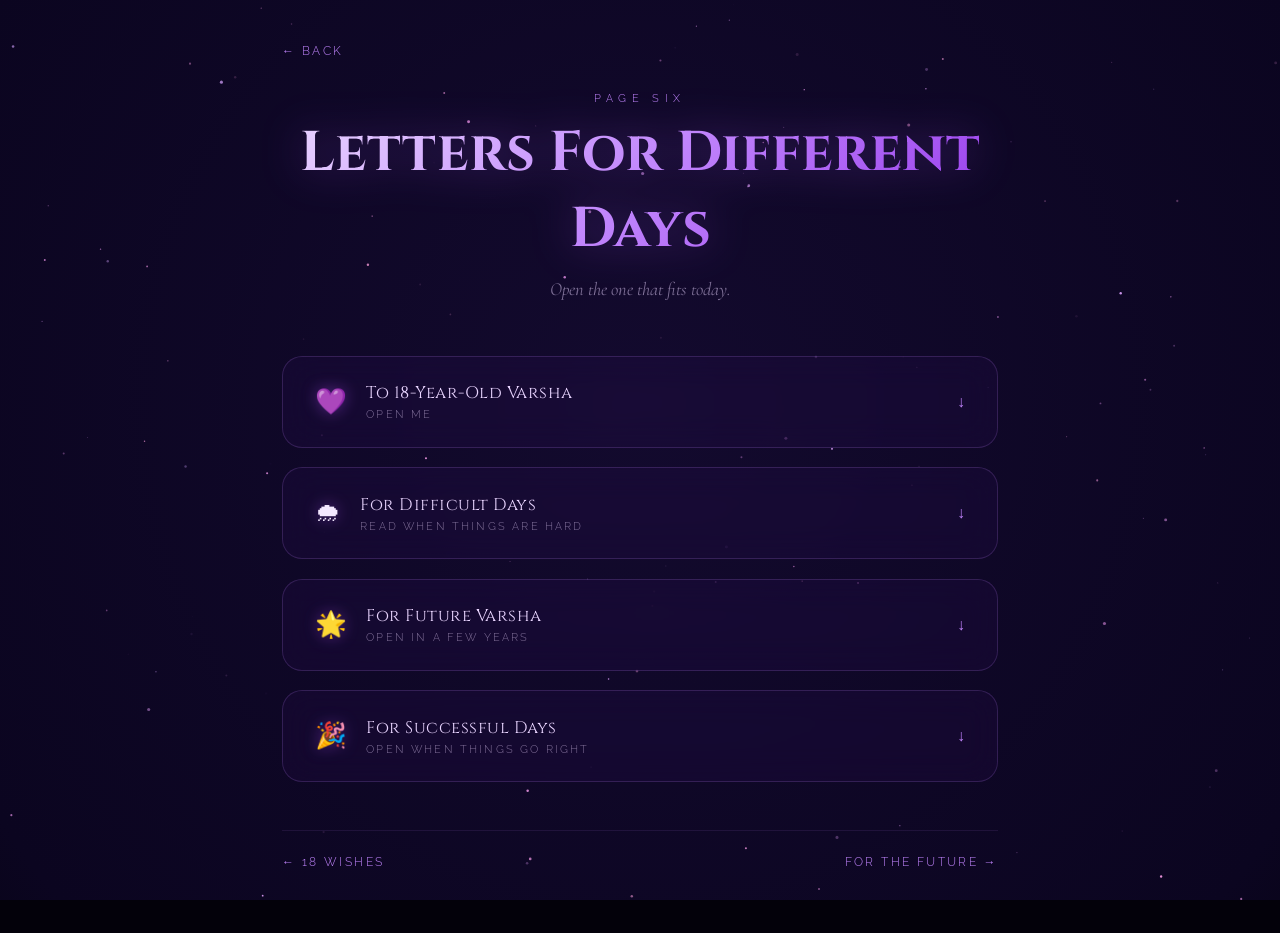
<file: letters.html>
<!DOCTYPE html>
<html lang="en">
<head>
  <meta charset="UTF-8" />
  <meta name="viewport" content="width=device-width, initial-scale=1.0" />
  <title>Letters — Varsha's 18th</title>
  <link rel="stylesheet" href="letters.css" />
</head>
<body>

  <canvas id="lettersCanvas"></canvas>

  <div class="page-wrap">

    <nav class="back-nav">
      <a href="main.html" class="back-link">← Back</a>
    </nav>

    <header class="page-header">
      <p class="page-tag">Page Six</p>
      <h1 class="page-title">Letters For Different Days</h1>
      <p class="page-subtitle">Open the one that fits today.</p>
    </header>

    <div class="letters-list">

      <!-- Letter 1 -->
      <div class="letter-envelope" id="letter1">
        <button class="envelope-front" aria-expanded="false" aria-controls="letter1-body" onclick="toggleLetter('letter1')">
          <div class="envelope-seal" aria-hidden="true">💜</div>
          <div class="envelope-label">
            <span class="letter-to">To 18-Year-Old Varsha</span>
            <span class="letter-hint">Open me</span>
          </div>
          <div class="envelope-arrow" aria-hidden="true">↓</div>
        </button>
        <div class="letter-body" id="letter1-body" hidden>
          <div class="letter-paper">
            <p class="letter-greeting">Dear Varsha,</p>
            <div class="letter-content">
              <p>You made it. Eighteen years. That's not nothing — that's everything.</p>
              <p>I want to tell you something you might not hear enough: the person you are right now, today, at eighteen — is already enough. Not the future version. Not the one who has everything figured out. This one. The one reading this right now.</p>
              <p>You've spent these years becoming someone. Without fully realizing it, in classrooms and exam halls and lunch breaks and late-night conversations, you've been building a self. A real one. One with opinions and aesthetics and things you love fiercely and things that make you, unmistakably, you.</p>
              <p>18 doesn't mean you have to have a plan. It means you get to start choosing. What you study, who you spend time with, what kind of life you're building — slowly, imperfectly, yours.</p>
              <p>Be a little braver than feels comfortable. Not reckless — just brave. Say the thing. Send the message. Take the road you're not sure about. You'll figure it out. You always do.</p>
              <p>Happy birthday, Varsha. 18 looks good on you.</p>
            </div>
            <p class="letter-sign">With all the good wishes,<br><em>Someone who's been watching you become someone wonderful</em></p>
          </div>
        </div>
      </div>

      <!-- Letter 2 -->
      <div class="letter-envelope" id="letter2">
        <button class="envelope-front" aria-expanded="false" aria-controls="letter2-body" onclick="toggleLetter('letter2')">
          <div class="envelope-seal" aria-hidden="true">🌧</div>
          <div class="envelope-label">
            <span class="letter-to">For Difficult Days</span>
            <span class="letter-hint">Read when things are hard</span>
          </div>
          <div class="envelope-arrow" aria-hidden="true">↓</div>
        </button>
        <div class="letter-body" id="letter2-body" hidden>
          <div class="letter-paper">
            <p class="letter-greeting">Hey,</p>
            <div class="letter-content">
              <p>So it's one of those days. The kind where everything feels heavier than it should, where you're not sure why you're struggling but you are, and the world doesn't know and life keeps moving anyway.</p>
              <p>First: that's allowed. It's allowed to be hard. You don't have to explain it or justify it or fix it quickly. Some days are just difficult. That's not a character flaw. That's being human.</p>
              <p>Second: you have survived 100% of your difficult days so far. Every single one that felt unbearable — you got through. Not because you're invincible, but because you kept going even when you didn't want to. That's the same thing, really.</p>
              <p>Third: you don't have to figure everything out today. Just today. Just this hour, if needed. The next step doesn't have to be the right one — it just has to be forward.</p>
              <p>Put on the song that understands. Let it rain if you can. Rest if you need to. Tomorrow doesn't ask you to be ready. It just asks you to show up.</p>
              <p>You've shown up before. You will again.</p>
            </div>
            <p class="letter-sign">You've got this.<br><em>Even when it doesn't feel that way.</em></p>
          </div>
        </div>
      </div>

      <!-- Letter 3 -->
      <div class="letter-envelope" id="letter3">
        <button class="envelope-front" aria-expanded="false" aria-controls="letter3-body" onclick="toggleLetter('letter3')">
          <div class="envelope-seal" aria-hidden="true">🌟</div>
          <div class="envelope-label">
            <span class="letter-to">For Future Varsha</span>
            <span class="letter-hint">Open in a few years</span>
          </div>
          <div class="envelope-arrow" aria-hidden="true">↓</div>
        </button>
        <div class="letter-body" id="letter3-body" hidden>
          <div class="letter-paper">
            <p class="letter-greeting">To the version of you reading this later,</p>
            <div class="letter-content">
              <p>Hello from 18. We don't know when you're reading this — maybe 21, maybe 25, maybe further — but we hope the years between then and now have been full of things worth having.</p>
              <p>Do you remember what it felt like to be 18? That specific feeling of being right on the edge of everything? Like the world was just about to open up? Hold onto that. Even now. Even when adulthood has made things more complicated, try to keep a little of that feeling somewhere safe.</p>
              <p>At 18, you loved BTS, rain, bikes, and the idea of building things that last. We hope you still do. We hope you found more things to love too — things you haven't discovered yet, people you haven't met, places you haven't been.</p>
              <p>We hope the civil engineering dream either came true or led you somewhere even better. We hope you got the bike ride you imagined. We hope there was a concert somewhere in there.</p>
              <p>We hope you've been kind to yourself. That one was always the hardest one.</p>
              <p>Most of all: we hope you remember that 18-year-old Varsha — the one writing this letter, the one on the edge of everything — was already someone worth being. And you grew from her.</p>
              <p>That matters.</p>
            </div>
            <p class="letter-sign">From: the beginning of your story.<br><em>With love across time.</em></p>
          </div>
        </div>
      </div>

      <!-- Letter 4 -->
      <div class="letter-envelope" id="letter4">
        <button class="envelope-front" aria-expanded="false" aria-controls="letter4-body" onclick="toggleLetter('letter4')">
          <div class="envelope-seal" aria-hidden="true">🎉</div>
          <div class="envelope-label">
            <span class="letter-to">For Successful Days</span>
            <span class="letter-hint">Open when things go right</span>
          </div>
          <div class="envelope-arrow" aria-hidden="true">↓</div>
        </button>
        <div class="letter-body" id="letter4-body" hidden>
          <div class="letter-paper">
            <p class="letter-greeting">Hey, you —</p>
            <div class="letter-content">
              <p>Something went well. You did the thing. It worked. And you deserve to sit with that for a moment instead of immediately moving on to the next worry.</p>
              <p>This is me telling you: stop. Look at what you just did. You worked for this, or you showed up when it was hard, or you pushed through the doubt — and it paid off. That's yours. Take a second with it.</p>
              <p>You're allowed to be proud. Not loudly if that's not your style — just privately. In the way that counts. The quiet acknowledgment that you did something good, that you are capable, that this is evidence of something real.</p>
              <p>You built something. Maybe not literal bridges yet — but something. You'll build a lot of things over this life. Some will stand. Some will need to be rebuilt. That's how building works.</p>
              <p>Today, something stood. Remember what that feels like. Keep it somewhere. For the days when you need to remind yourself you've done hard things before.</p>
              <p>Because you have. And you will again.</p>
            </div>
            <p class="letter-sign">Celebrate a little, Varsha.<br><em>You've earned it.</em></p>
          </div>
        </div>
      </div>

    </div>

    <footer class="nav-foot">
      <a href="wishes.html" class="foot-link">← 18 Wishes</a>
      <a href="future.html" class="foot-link">For The Future →</a>
    </footer>

  </div>

  <script>
    (function(){
      const c = document.getElementById('lettersCanvas');
      const ctx = c.getContext('2d');
      let pts = [];
      function resize(){
        c.width = window.innerWidth; c.height = window.innerHeight;
        pts = Array.from({length: Math.floor(c.width * c.height / 8000)}, () => ({
          x: Math.random() * c.width, y: Math.random() * c.height,
          r: Math.random() * 1.3 + 0.3, a: Math.random(),
          da: (Math.random() * 0.004 + 0.002) * (Math.random() < .5 ? 1 : -1),
          hue: 270 + Math.random() * 50
        }));
      }
      function draw(){
        ctx.clearRect(0, 0, c.width, c.height);
        const g = ctx.createRadialGradient(c.width * .5, c.height * .45, 0, c.width * .5, c.height * .45, c.width * .85);
        g.addColorStop(0, '#130a2e'); g.addColorStop(.7, '#0b0520'); g.addColorStop(1, '#03010a');
        ctx.fillStyle = g; ctx.fillRect(0, 0, c.width, c.height);
        for(const p of pts){
          p.a += p.da; if(p.a > 1 || p.a < 0) p.da *= -1;
          ctx.beginPath(); ctx.arc(p.x, p.y, p.r, 0, Math.PI * 2);
          ctx.fillStyle = `hsla(${p.hue},72%,76%,${p.a})`; ctx.fill();
        }
        requestAnimationFrame(draw);
      }
      window.addEventListener('resize', resize); resize(); draw();
    })();

    function toggleLetter(id) {
      const envelope = document.getElementById(id);
      const btn = envelope.querySelector('.envelope-front');
      const body = envelope.querySelector('.letter-body');
      const arrow = envelope.querySelector('.envelope-arrow');
      const isOpen = btn.getAttribute('aria-expanded') === 'true';

      // Close all others
      document.querySelectorAll('.letter-envelope').forEach(env => {
        if (env.id !== id) {
          const b = env.querySelector('.envelope-front');
          const bd = env.querySelector('.letter-body');
          const ar = env.querySelector('.envelope-arrow');
          b.setAttribute('aria-expanded', 'false');
          env.classList.remove('open');
          bd.hidden = true;
          if (ar) ar.style.transform = '';
        }
      });

      if (isOpen) {
        btn.setAttribute('aria-expanded', 'false');
        envelope.classList.remove('open');
        body.hidden = true;
        arrow.style.transform = '';
      } else {
        btn.setAttribute('aria-expanded', 'true');
        envelope.classList.add('open');
        body.hidden = false;
        arrow.style.transform = 'rotate(180deg)';
        // Typewriter entrance on first open
        if (!envelope.dataset.opened) {
          envelope.dataset.opened = '1';
          typewriterEffect(body.querySelector('.letter-content'));
        }
        setTimeout(() => {
          envelope.scrollIntoView({ behavior: 'smooth', block: 'start' });
        }, 100);
      }
    }

    function typewriterEffect(container) {
      const paras = container.querySelectorAll('p');
      paras.forEach((p, i) => {
        p.style.opacity = '0';
        p.style.transform = 'translateY(8px)';
        p.style.transition = 'none';
        setTimeout(() => {
          p.style.transition = 'opacity 0.5s ease, transform 0.5s ease';
          p.style.opacity = '';
          p.style.transform = '';
        }, i * 150 + 200);
      });
    }

    // Stagger card entrance
    document.querySelectorAll('.letter-envelope').forEach((el, i) => {
      el.style.animationDelay = (i * 0.12) + 's';
    });
  </script>
<script src="globalMusic.js"></script>
</body>
</html>
</file>
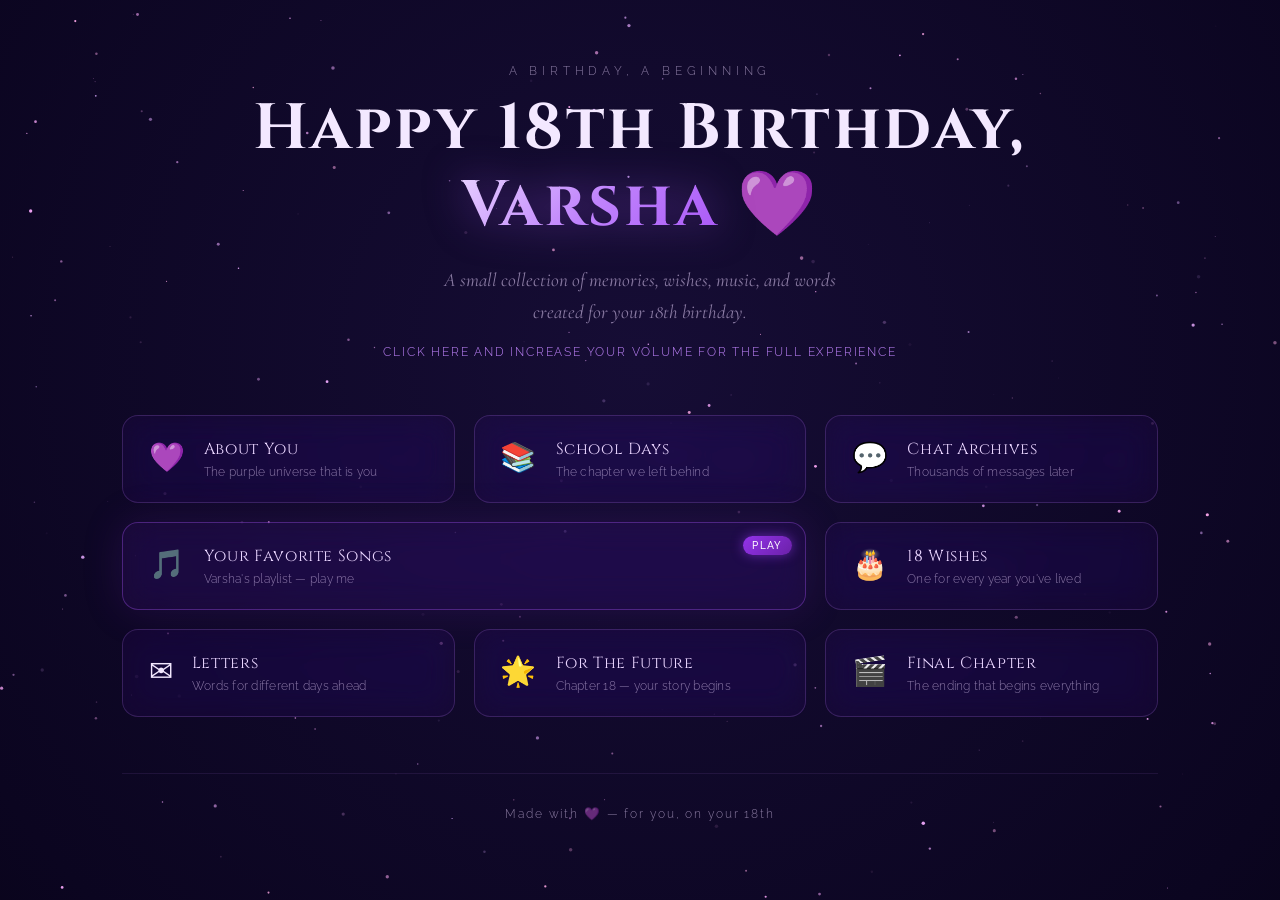
<file: main.html>
<!DOCTYPE html>
<html lang="en">
<head>
  <meta charset="UTF-8" />
  <meta name="viewport" content="width=device-width, initial-scale=1.0" />
  <title>Happy 18th Birthday, Varsha 💜</title>
  <link rel="stylesheet" href="main.css" />
</head>
<body>

  <canvas id="starCanvas"></canvas>

  <div class="page-wrapper">

    <header class="hero">
      <p class="hero-pre">A birthday, a beginning</p>
      <h1 class="hero-title">Happy 18th Birthday<span class="comma">,</span> <span class="name-glow">Varsha</span> <span class="heart">💜</span></h1>
      <p class="hero-sub">A small collection of memories, wishes, music, and words<br>created for your 18th birthday.</p>
      <h2 class="experience-note">
  click here and Increase your volume for the full experience
</h2>
    </header>

    <nav class="nav-grid" aria-label="Birthday pages">

      <a href="about.html" class="nav-card" style="--delay:0.1s">
        <div class="card-icon" aria-hidden="true">💜</div>
        <div class="card-content">
          <h2 class="card-title">About You</h2>
          <p class="card-desc">The purple universe that is you</p>
        </div>
        <div class="card-arrow" aria-hidden="true">→</div>
        <div class="card-glow"></div>
      </a>

      <a href="school.html" class="nav-card" style="--delay:0.18s">
        <div class="card-icon" aria-hidden="true">📚</div>
        <div class="card-content">
          <h2 class="card-title">School Days</h2>
          <p class="card-desc">The chapter we left behind</p>
        </div>
        <div class="card-arrow" aria-hidden="true">→</div>
        <div class="card-glow"></div>
      </a>

      <a href="chat.html" class="nav-card" style="--delay:0.26s">
        <div class="card-icon" aria-hidden="true">💬</div>
        <div class="card-content">
          <h2 class="card-title">Chat Archives</h2>
          <p class="card-desc">Thousands of messages later</p>
        </div>
        <div class="card-arrow" aria-hidden="true">→</div>
        <div class="card-glow"></div>
      </a>

      <a href="music.html" class="nav-card featured" style="--delay:0.34s">
        <div class="card-icon" aria-hidden="true">🎵</div>
        <div class="card-content">
          <h2 class="card-title">Your Favorite Songs</h2>
          <p class="card-desc">Varsha's playlist — play me</p>
        </div>
        <div class="card-arrow" aria-hidden="true">→</div>
        <div class="card-glow"></div>
        <div class="card-badge">Play</div>
      </a>

      <a href="wishes.html" class="nav-card" style="--delay:0.42s">
        <div class="card-icon" aria-hidden="true">🎂</div>
        <div class="card-content">
          <h2 class="card-title">18 Wishes</h2>
          <p class="card-desc">One for every year you've lived</p>
        </div>
        <div class="card-arrow" aria-hidden="true">→</div>
        <div class="card-glow"></div>
      </a>

      <a href="letters.html" class="nav-card" style="--delay:0.50s">
        <div class="card-icon" aria-hidden="true">✉</div>
        <div class="card-content">
          <h2 class="card-title">Letters</h2>
          <p class="card-desc">Words for different days ahead</p>
        </div>
        <div class="card-arrow" aria-hidden="true">→</div>
        <div class="card-glow"></div>
      </a>

      <a href="future.html" class="nav-card" style="--delay:0.58s">
        <div class="card-icon" aria-hidden="true">🌟</div>
        <div class="card-content">
          <h2 class="card-title">For The Future</h2>
          <p class="card-desc">Chapter 18 — your story begins</p>
        </div>
        <div class="card-arrow" aria-hidden="true">→</div>
        <div class="card-glow"></div>
      </a>

      <a href="ending.html" class="nav-card" style="--delay:0.66s">
        <div class="card-icon" aria-hidden="true">🎬</div>
        <div class="card-content">
          <h2 class="card-title">Final Chapter</h2>
          <p class="card-desc">The ending that begins everything</p>
        </div>
        <div class="card-arrow" aria-hidden="true">→</div>
        <div class="card-glow"></div>
      </a>

    </nav>

    <footer class="page-footer">
      <p>Made with 💜 — for you, on your 18th</p>
    </footer>

  </div>

  <script src="main.js"></script>
  <script src="globalMusic.js"></script>
</body>
</html>
</file>
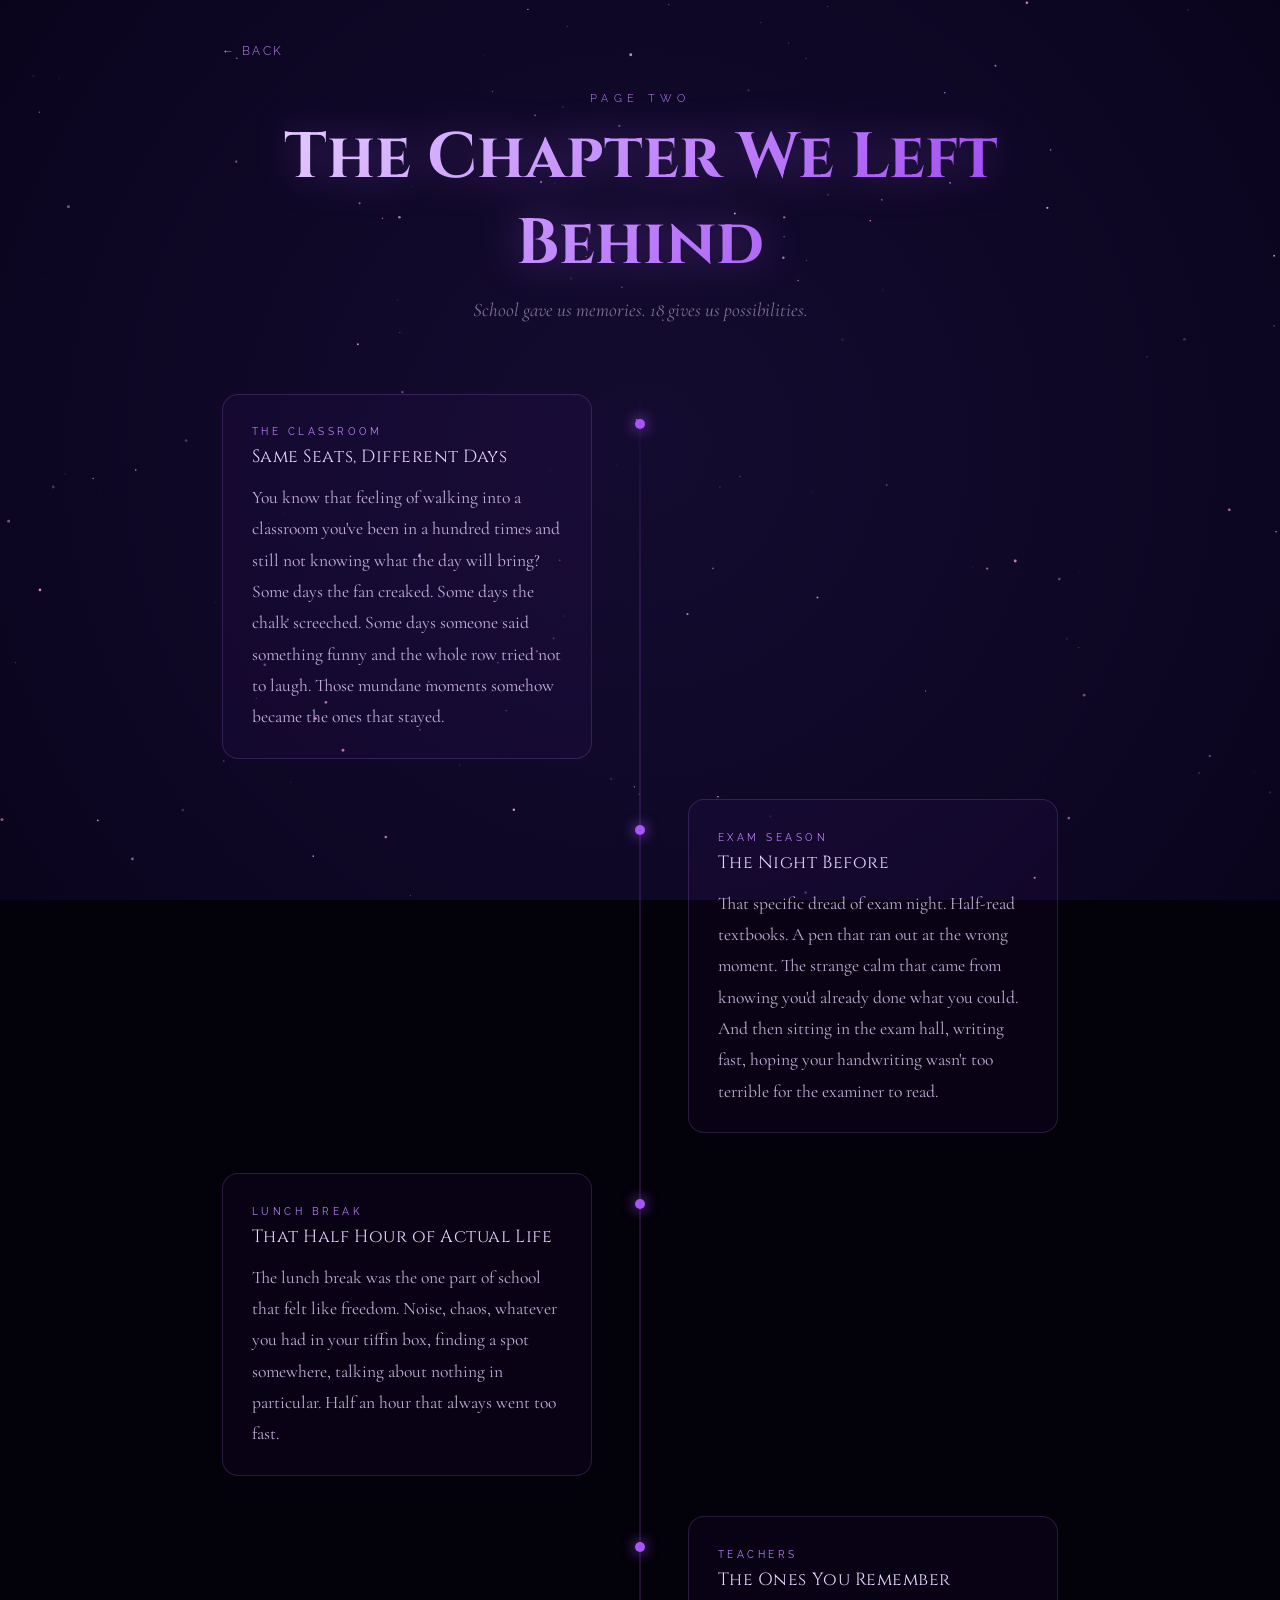
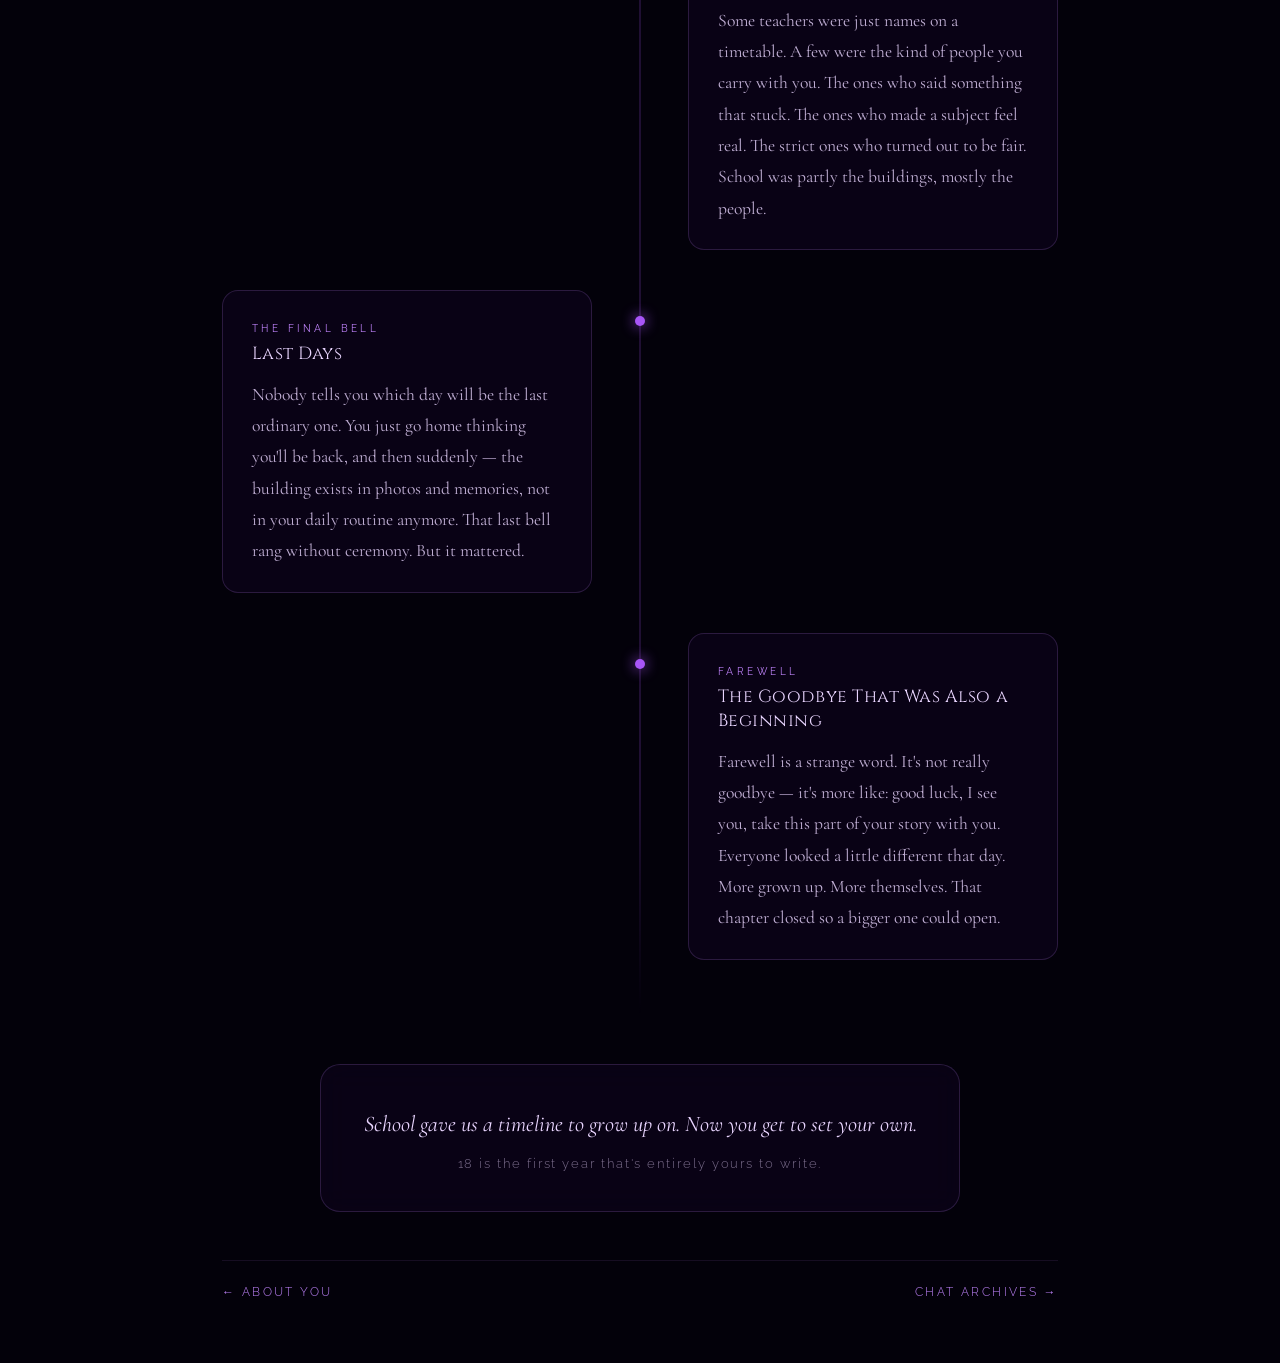
<file: school.html>
<!DOCTYPE html>
<html lang="en">
<head>
  <meta charset="UTF-8" />
  <meta name="viewport" content="width=device-width, initial-scale=1.0" />
  <title>School Days — Varsha's 18th</title>
  <link rel="stylesheet" href="school.css" />
</head>
<body>

  <canvas id="schoolCanvas"></canvas>

  <div class="page-wrap">

    <nav class="back-nav">
      <a href="main.html" class="back-link">← Back</a>
    </nav>

    <header class="page-header">
      <p class="page-tag">Page Two</p>
      <h1 class="page-title">The Chapter We Left Behind</h1>
      <p class="page-subtitle">School gave us memories. 18 gives us possibilities.</p>
    </header>

    <!-- Timeline of memories -->
    <section class="memory-timeline" aria-label="School memories">

      <div class="memory-item mi-left">
        <div class="memory-dot"></div>
        <article class="memory-card">
          <span class="mem-tag">The Classroom</span>
          <h2 class="mem-title">Same Seats, Different Days</h2>
          <p class="mem-text">
            You know that feeling of walking into a classroom you've been in a hundred times and still not knowing what the day will bring? Some days the fan creaked. Some days the chalk screeched. Some days someone said something funny and the whole row tried not to laugh. Those mundane moments somehow became the ones that stayed.
          </p>
        </article>
      </div>

      <div class="memory-item mi-right">
        <div class="memory-dot"></div>
        <article class="memory-card">
          <span class="mem-tag">Exam Season</span>
          <h2 class="mem-title">The Night Before</h2>
          <p class="mem-text">
            That specific dread of exam night. Half-read textbooks. A pen that ran out at the wrong moment. The strange calm that came from knowing you'd already done what you could. And then sitting in the exam hall, writing fast, hoping your handwriting wasn't too terrible for the examiner to read.
          </p>
        </article>
      </div>

      <div class="memory-item mi-left">
        <div class="memory-dot"></div>
        <article class="memory-card">
          <span class="mem-tag">Lunch Break</span>
          <h2 class="mem-title">That Half Hour of Actual Life</h2>
          <p class="mem-text">
            The lunch break was the one part of school that felt like freedom. Noise, chaos, whatever you had in your tiffin box, finding a spot somewhere, talking about nothing in particular. Half an hour that always went too fast.
          </p>
        </article>
      </div>

      <div class="memory-item mi-right">
        <div class="memory-dot"></div>
        <article class="memory-card">
          <span class="mem-tag">Teachers</span>
          <h2 class="mem-title">The Ones You Remember</h2>
          <p class="mem-text">
            Some teachers were just names on a timetable. A few were the kind of people you carry with you. The ones who said something that stuck. The ones who made a subject feel real. The strict ones who turned out to be fair. School was partly the buildings, mostly the people.
          </p>
        </article>
      </div>

      <div class="memory-item mi-left">
        <div class="memory-dot"></div>
        <article class="memory-card">
          <span class="mem-tag">The Final Bell</span>
          <h2 class="mem-title">Last Days</h2>
          <p class="mem-text">
            Nobody tells you which day will be the last ordinary one. You just go home thinking you'll be back, and then suddenly — the building exists in photos and memories, not in your daily routine anymore. That last bell rang without ceremony. But it mattered.
          </p>
        </article>
      </div>

      <div class="memory-item mi-right">
        <div class="memory-dot"></div>
        <article class="memory-card">
          <span class="mem-tag">Farewell</span>
          <h2 class="mem-title">The Goodbye That Was Also a Beginning</h2>
          <p class="mem-text">
            Farewell is a strange word. It's not really goodbye — it's more like: good luck, I see you, take this part of your story with you. Everyone looked a little different that day. More grown up. More themselves. That chapter closed so a bigger one could open.
          </p>
        </article>
      </div>

    </section>

    <!-- Message block -->
    <div class="school-message">
      <div class="msg-inner">
        <p class="msg-main">School gave us a timeline to grow up on. Now you get to set your own.</p>
        <p class="msg-sub">18 is the first year that's entirely yours to write.</p>
      </div>
    </div>

    <footer class="nav-foot">
      <a href="about.html" class="foot-link">← About You</a>
      <a href="chat.html" class="foot-link">Chat Archives →</a>
    </footer>

  </div>

  <script>
    (function(){
      const c = document.getElementById('schoolCanvas');
      const ctx = c.getContext('2d');
      let pts = [];
      function resize(){
        c.width=window.innerWidth; c.height=window.innerHeight;
        pts=Array.from({length:Math.floor(c.width*c.height/8000)},()=>({
          x:Math.random()*c.width,y:Math.random()*c.height,
          r:Math.random()*1.2+0.3,a:Math.random(),
          da:(Math.random()*0.004+0.002)*(Math.random()<.5?1:-1),
          hue:270+Math.random()*50
        }));
      }
      function draw(){
        ctx.clearRect(0,0,c.width,c.height);
        const g=ctx.createRadialGradient(c.width/2,c.height*.5,0,c.width/2,c.height*.5,c.width*.9);
        g.addColorStop(0,'#140c30'); g.addColorStop(.6,'#0b0520'); g.addColorStop(1,'#03010a');
        ctx.fillStyle=g; ctx.fillRect(0,0,c.width,c.height);
        for(const p of pts){
          p.a+=p.da; if(p.a>1||p.a<0)p.da*=-1;
          ctx.beginPath(); ctx.arc(p.x,p.y,p.r,0,Math.PI*2);
          ctx.fillStyle=`hsla(${p.hue},70%,75%,${p.a})`; ctx.fill();
        }
        requestAnimationFrame(draw);
      }
      window.addEventListener('resize',resize); resize(); draw();
    })();
  </script>
<script src="globalMusic.js"></script>
</body>
</html>
</file>
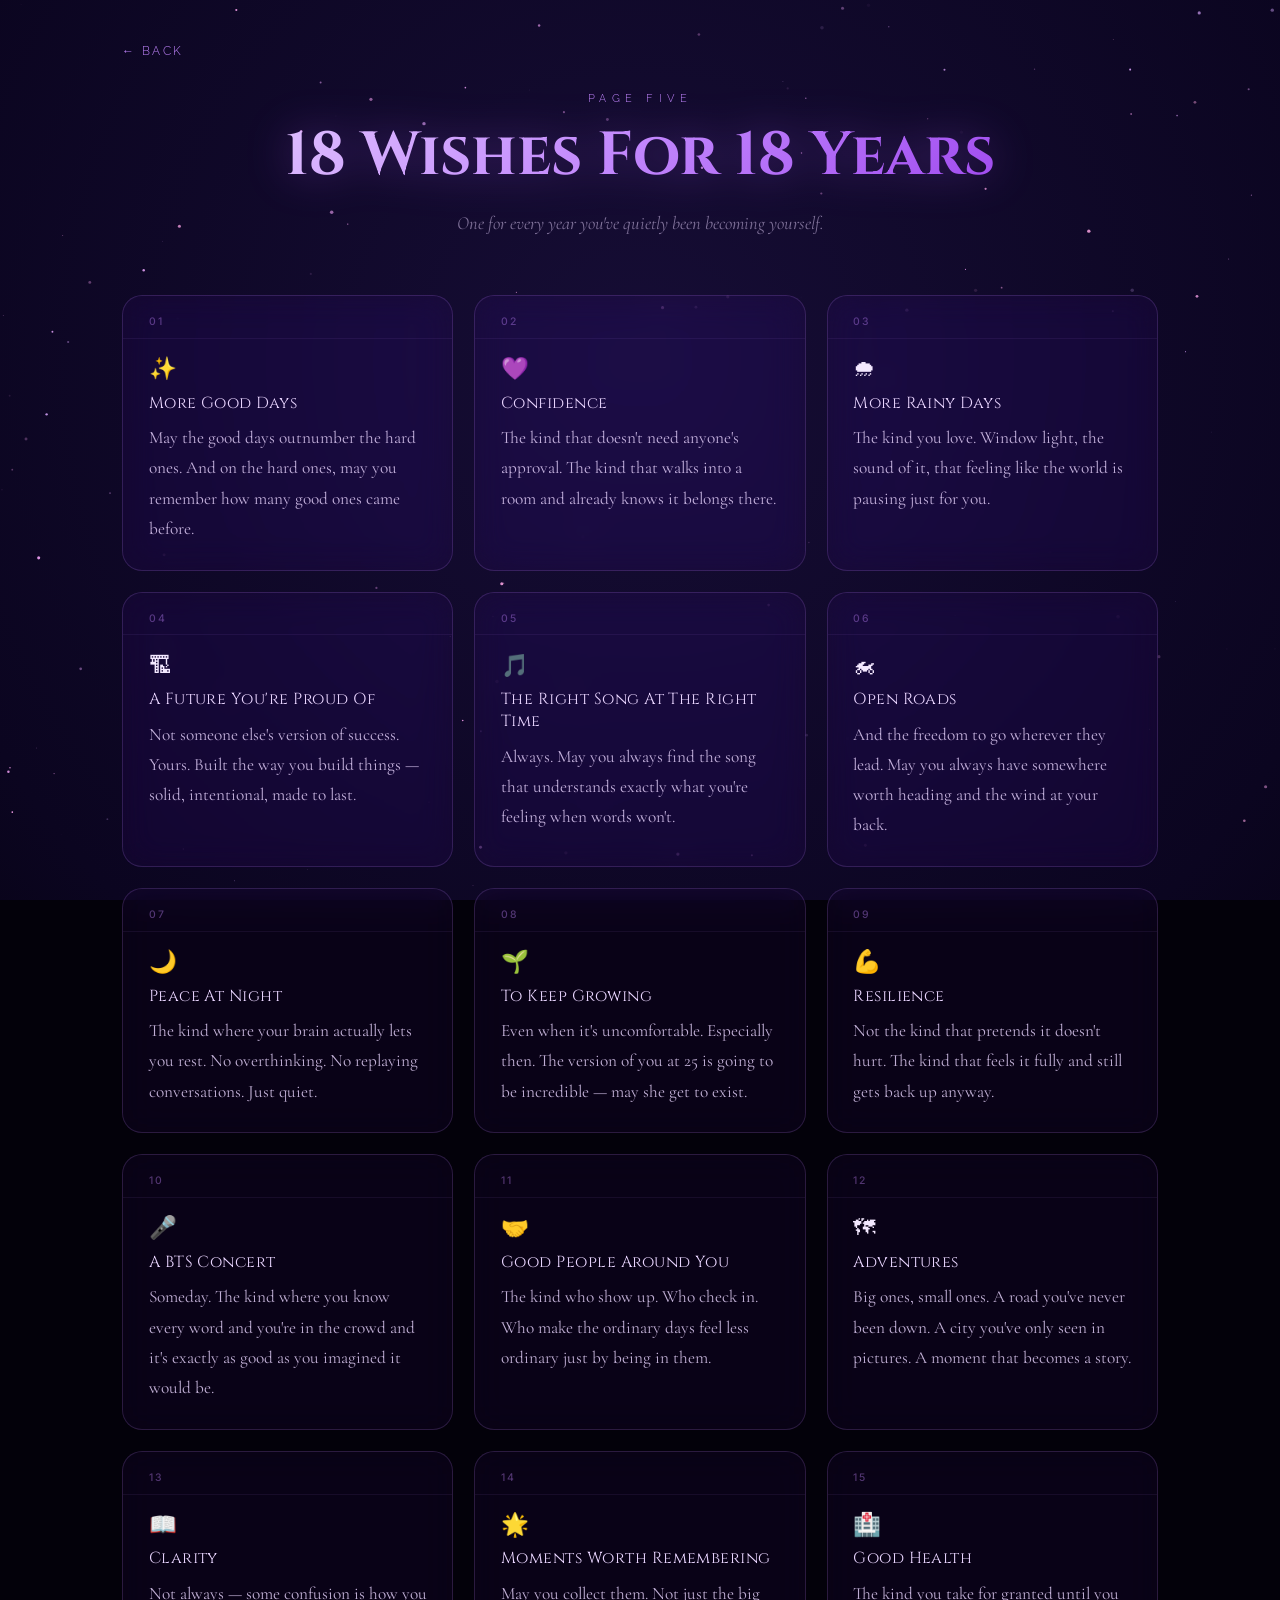
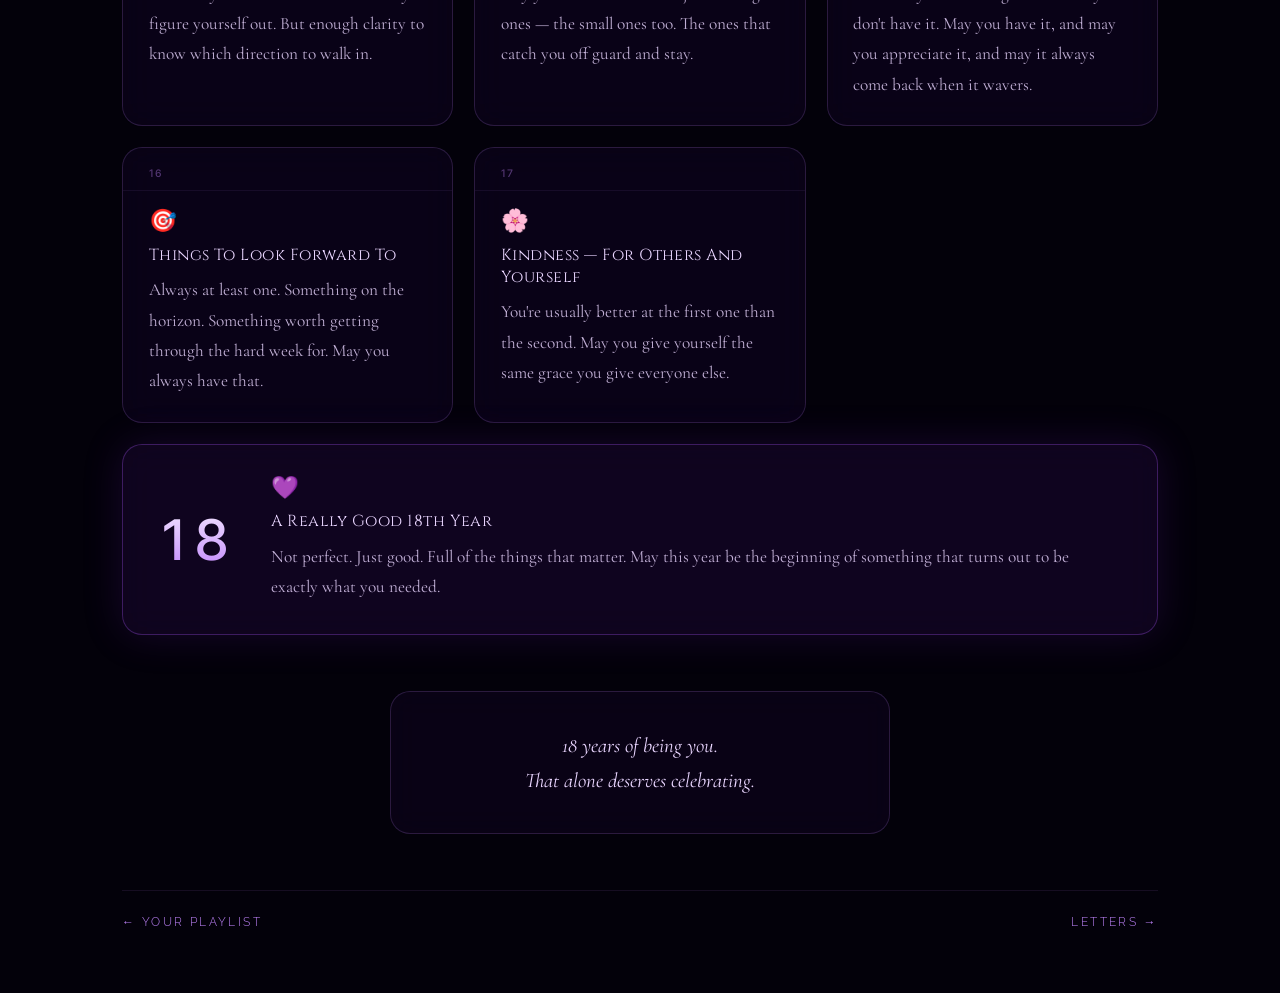
<file: wishes.html>
<!DOCTYPE html>
<html lang="en">
<head>
  <meta charset="UTF-8" />
  <meta name="viewport" content="width=device-width, initial-scale=1.0" />
  <title>18 Wishes — Varsha's 18th</title>
  <link rel="stylesheet" href="wishes.css" />
</head>
<body>

  <canvas id="wishCanvas"></canvas>

  <div class="page-wrap">

    <nav class="back-nav">
      <a href="main.html" class="back-link">← Back</a>
    </nav>

    <header class="page-header">
      <p class="page-tag">Page Five</p>
      <h1 class="page-title">18 Wishes For 18 Years</h1>
      <p class="page-subtitle">One for every year you've quietly been becoming yourself.</p>
    </header>

    <div class="wishes-grid">

      <article class="wish-card" tabindex="0">
        <div class="wish-num">01</div>
        <div class="wish-body">
          <span class="wish-icon">✨</span>
          <h2 class="wish-title">More Good Days</h2>
          <p class="wish-text">May the good days outnumber the hard ones. And on the hard ones, may you remember how many good ones came before.</p>
        </div>
      </article>

      <article class="wish-card" tabindex="0">
        <div class="wish-num">02</div>
        <div class="wish-body">
          <span class="wish-icon">💜</span>
          <h2 class="wish-title">Confidence</h2>
          <p class="wish-text">The kind that doesn't need anyone's approval. The kind that walks into a room and already knows it belongs there.</p>
        </div>
      </article>

      <article class="wish-card" tabindex="0">
        <div class="wish-num">03</div>
        <div class="wish-body">
          <span class="wish-icon">🌧</span>
          <h2 class="wish-title">More Rainy Days</h2>
          <p class="wish-text">The kind you love. Window light, the sound of it, that feeling like the world is pausing just for you.</p>
        </div>
      </article>

      <article class="wish-card" tabindex="0">
        <div class="wish-num">04</div>
        <div class="wish-body">
          <span class="wish-icon">🏗</span>
          <h2 class="wish-title">A Future You're Proud Of</h2>
          <p class="wish-text">Not someone else's version of success. Yours. Built the way you build things — solid, intentional, made to last.</p>
        </div>
      </article>

      <article class="wish-card" tabindex="0">
        <div class="wish-num">05</div>
        <div class="wish-body">
          <span class="wish-icon">🎵</span>
          <h2 class="wish-title">The Right Song At The Right Time</h2>
          <p class="wish-text">Always. May you always find the song that understands exactly what you're feeling when words won't.</p>
        </div>
      </article>

      <article class="wish-card" tabindex="0">
        <div class="wish-num">06</div>
        <div class="wish-body">
          <span class="wish-icon">🏍</span>
          <h2 class="wish-title">Open Roads</h2>
          <p class="wish-text">And the freedom to go wherever they lead. May you always have somewhere worth heading and the wind at your back.</p>
        </div>
      </article>

      <article class="wish-card" tabindex="0">
        <div class="wish-num">07</div>
        <div class="wish-body">
          <span class="wish-icon">🌙</span>
          <h2 class="wish-title">Peace At Night</h2>
          <p class="wish-text">The kind where your brain actually lets you rest. No overthinking. No replaying conversations. Just quiet.</p>
        </div>
      </article>

      <article class="wish-card" tabindex="0">
        <div class="wish-num">08</div>
        <div class="wish-body">
          <span class="wish-icon">🌱</span>
          <h2 class="wish-title">To Keep Growing</h2>
          <p class="wish-text">Even when it's uncomfortable. Especially then. The version of you at 25 is going to be incredible — may she get to exist.</p>
        </div>
      </article>

      <article class="wish-card" tabindex="0">
        <div class="wish-num">09</div>
        <div class="wish-body">
          <span class="wish-icon">💪</span>
          <h2 class="wish-title">Resilience</h2>
          <p class="wish-text">Not the kind that pretends it doesn't hurt. The kind that feels it fully and still gets back up anyway.</p>
        </div>
      </article>

      <article class="wish-card" tabindex="0">
        <div class="wish-num">10</div>
        <div class="wish-body">
          <span class="wish-icon">🎤</span>
          <h2 class="wish-title">A BTS Concert</h2>
          <p class="wish-text">Someday. The kind where you know every word and you're in the crowd and it's exactly as good as you imagined it would be.</p>
        </div>
      </article>

      <article class="wish-card" tabindex="0">
        <div class="wish-num">11</div>
        <div class="wish-body">
          <span class="wish-icon">🤝</span>
          <h2 class="wish-title">Good People Around You</h2>
          <p class="wish-text">The kind who show up. Who check in. Who make the ordinary days feel less ordinary just by being in them.</p>
        </div>
      </article>

      <article class="wish-card" tabindex="0">
        <div class="wish-num">12</div>
        <div class="wish-body">
          <span class="wish-icon">🗺</span>
          <h2 class="wish-title">Adventures</h2>
          <p class="wish-text">Big ones, small ones. A road you've never been down. A city you've only seen in pictures. A moment that becomes a story.</p>
        </div>
      </article>

      <article class="wish-card" tabindex="0">
        <div class="wish-num">13</div>
        <div class="wish-body">
          <span class="wish-icon">📖</span>
          <h2 class="wish-title">Clarity</h2>
          <p class="wish-text">Not always — some confusion is how you figure yourself out. But enough clarity to know which direction to walk in.</p>
        </div>
      </article>

      <article class="wish-card" tabindex="0">
        <div class="wish-num">14</div>
        <div class="wish-body">
          <span class="wish-icon">🌟</span>
          <h2 class="wish-title">Moments Worth Remembering</h2>
          <p class="wish-text">May you collect them. Not just the big ones — the small ones too. The ones that catch you off guard and stay.</p>
        </div>
      </article>

      <article class="wish-card" tabindex="0">
        <div class="wish-num">15</div>
        <div class="wish-body">
          <span class="wish-icon">🏥</span>
          <h2 class="wish-title">Good Health</h2>
          <p class="wish-text">The kind you take for granted until you don't have it. May you have it, and may you appreciate it, and may it always come back when it wavers.</p>
        </div>
      </article>

      <article class="wish-card" tabindex="0">
        <div class="wish-num">16</div>
        <div class="wish-body">
          <span class="wish-icon">🎯</span>
          <h2 class="wish-title">Things To Look Forward To</h2>
          <p class="wish-text">Always at least one. Something on the horizon. Something worth getting through the hard week for. May you always have that.</p>
        </div>
      </article>

      <article class="wish-card" tabindex="0">
        <div class="wish-num">17</div>
        <div class="wish-body">
          <span class="wish-icon">🌸</span>
          <h2 class="wish-title">Kindness — For Others And Yourself</h2>
          <p class="wish-text">You're usually better at the first one than the second. May you give yourself the same grace you give everyone else.</p>
        </div>
      </article>

      <article class="wish-card wish-card-last" tabindex="0">
        <div class="wish-num">18</div>
        <div class="wish-body">
          <span class="wish-icon">💜</span>
          <h2 class="wish-title">A Really Good 18th Year</h2>
          <p class="wish-text">Not perfect. Just good. Full of the things that matter. May this year be the beginning of something that turns out to be exactly what you needed.</p>
        </div>
      </article>

    </div>

    <div class="wishes-closing">
      <p class="wc-main">18 years of being you.</p>
      <p class="wc-main">That alone deserves celebrating.</p>
    </div>

    <footer class="nav-foot">
      <a href="music.html" class="foot-link">← Your Playlist</a>
      <a href="letters.html" class="foot-link">Letters →</a>
    </footer>

  </div>

  <script>
    (function(){
      const c = document.getElementById('wishCanvas');
      const ctx = c.getContext('2d');
      let pts = [];
      function resize(){
        c.width = window.innerWidth; c.height = window.innerHeight;
        pts = Array.from({length: Math.floor(c.width * c.height / 7000)}, () => ({
          x: Math.random() * c.width, y: Math.random() * c.height,
          r: Math.random() * 1.5 + 0.3, a: Math.random(),
          da: (Math.random() * 0.004 + 0.002) * (Math.random() < .5 ? 1 : -1),
          hue: 270 + Math.random() * 50
        }));
      }
      function draw(){
        ctx.clearRect(0, 0, c.width, c.height);
        const g = ctx.createRadialGradient(c.width * .5, c.height * .4, 0, c.width * .5, c.height * .4, c.width * .9);
        g.addColorStop(0, '#160d35'); g.addColorStop(.65, '#0b0520'); g.addColorStop(1, '#03010a');
        ctx.fillStyle = g; ctx.fillRect(0, 0, c.width, c.height);
        for(const p of pts){
          p.a += p.da; if(p.a > 1 || p.a < 0) p.da *= -1;
          ctx.beginPath(); ctx.arc(p.x, p.y, p.r, 0, Math.PI * 2);
          ctx.fillStyle = `hsla(${p.hue},75%,78%,${p.a})`; ctx.fill();
        }
        requestAnimationFrame(draw);
      }
      window.addEventListener('resize', resize); resize(); draw();
    })();

    // Stagger card entrance
    document.querySelectorAll('.wish-card').forEach((el, i) => {
      el.style.animationDelay = (i * 0.06) + 's';
    });
  </script>
<script src="globalMusic.js"></script>
</body>
</html>
</file>
<file: countdown.css>
/* =============================================
   COUNTDOWN PAGE — css/countdown.css
   Luxury cinematic purple cosmic theme
   ============================================= */

@import url('https://fonts.googleapis.com/css2?family=Cormorant+Garamond:ital,wght@0,300;0,400;0,600;1,300;1,400&family=Cinzel:wght@400;700&family=Raleway:wght@200;300;400&display=swap');

/* ---- Variables ---- */
:root {
  --void: #03010a;
  --deep: #0b0520;
  --nebula: #160d35;
  --purple-1: #6b21a8;
  --purple-2: #9333ea;
  --purple-3: #c084fc;
  --purple-4: #e9d5ff;
  --glow: #a855f7;
  --accent: #f0abfc;
  --glass-bg: rgba(107, 33, 168, 0.08);
  --glass-border: rgba(192, 132, 252, 0.25);
  --glass-glow: rgba(168, 85, 247, 0.15);
  --text-primary: #f3e8ff;
  --text-muted: rgba(233, 213, 255, 0.55);
  --font-display: 'Cinzel', serif;
  --font-body: 'Cormorant Garamond', serif;
  --font-thin: 'Raleway', sans-serif;
  --ease-smooth: cubic-bezier(0.4, 0, 0.2, 1);
}

/* ---- Reset ---- */
*, *::before, *::after { box-sizing: border-box; margin: 0; padding: 0; }

html, body {
  width: 100%; height: 100%;
  background: var(--void);
  color: var(--text-primary);
  font-family: var(--font-body);
  overflow: hidden;
}

/* ---- Canvas ---- */
#particleCanvas {
  position: fixed;
  inset: 0;
  z-index: 0;
  pointer-events: none;
}

/* ---- Wrapper ---- */
#countdownWrapper {
  position: relative;
  z-index: 2;
  width: 100%; height: 100vh;
  display: flex;
  flex-direction: column;
  align-items: center;
  justify-content: center;
  padding: 2rem;
  gap: 2rem;
}

/* ---- Floating Words ---- */
.float-words {
  position: fixed;
  inset: 0;
  pointer-events: none;
  z-index: 1;
  overflow: hidden;
}

.fw {
  position: absolute;
  font-family: var(--font-thin);
  font-weight: 200;
  font-size: clamp(0.65rem, 1.2vw, 1rem);
  letter-spacing: 0.25em;
  text-transform: uppercase;
  color: rgba(192, 132, 252, 0.12);
  white-space: nowrap;
  animation: floatDrift linear infinite;
}

.fw1  { left: 8%;  top: 15%; animation-duration: 18s; animation-delay: 0s; }
.fw2  { left: 75%; top: 22%; animation-duration: 22s; animation-delay: -4s; }
.fw3  { left: 20%; top: 70%; animation-duration: 20s; animation-delay: -7s; }
.fw4  { left: 60%; top: 80%; animation-duration: 25s; animation-delay: -2s; }
.fw5  { left: 45%; top: 8%;  animation-duration: 19s; animation-delay: -10s; }
.fw6  { left: 85%; top: 55%; animation-duration: 23s; animation-delay: -5s; }
.fw7  { left: 5%;  top: 45%; animation-duration: 17s; animation-delay: -8s; }
.fw8  { left: 38%; top: 90%; animation-duration: 21s; animation-delay: -3s; }

@keyframes floatDrift {
  0%   { transform: translateY(0) translateX(0);  opacity: 0; }
  10%  { opacity: 1; }
  50%  { transform: translateY(-30px) translateX(12px); }
  90%  { opacity: 1; }
  100% { transform: translateY(-60px) translateX(-8px); opacity: 0; }
}

/* ---- Hero Top ---- */
.hero-top {
  text-align: center;
  animation: fadeUp 1.4s var(--ease-smooth) both;
}

.pre-title {
  font-family: var(--font-thin);
  font-weight: 200;
  font-size: clamp(0.7rem, 1.5vw, 0.95rem);
  letter-spacing: 0.4em;
  text-transform: uppercase;
  color: var(--text-muted);
  margin-bottom: 0.5rem;
}

.main-title {
  font-family: var(--font-display);
  font-size: clamp(3.5rem, 10vw, 8rem);
  font-weight: 700;
  letter-spacing: 0.08em;
  line-height: 1;
  background: linear-gradient(135deg, #e9d5ff 0%, #c084fc 40%, #a855f7 70%, #7c3aed 100%);
  -webkit-background-clip: text;
  -webkit-text-fill-color: transparent;
  background-clip: text;
  text-shadow: none;
  filter: drop-shadow(0 0 30px rgba(168,85,247,0.5));
}

.main-title .highlight {
  color: var(--accent);
  -webkit-text-fill-color: var(--accent);
  filter: drop-shadow(0 0 20px var(--accent));
}

/* ---- Glass Card ---- */
.glass-card {
  width: min(600px, 92vw);
  background: var(--glass-bg);
  border: 1px solid var(--glass-border);
  border-radius: 24px;
  backdrop-filter: blur(20px) saturate(140%);
  -webkit-backdrop-filter: blur(20px) saturate(140%);
  box-shadow:
    0 0 60px var(--glass-glow),
    0 8px 32px rgba(0,0,0,0.5),
    inset 0 1px 0 rgba(255,255,255,0.08);
  animation: fadeUp 1.4s var(--ease-smooth) 0.3s both;
  overflow: hidden;
}

.card-inner {
  padding: 2.5rem 2.8rem;
  display: flex;
  flex-direction: column;
  gap: 1.6rem;
}

/* ---- Progress ---- */
.progress-label {
  font-family: var(--font-thin);
  font-size: 0.7rem;
  letter-spacing: 0.35em;
  text-transform: uppercase;
  color: var(--purple-3);
  text-align: center;
}

.progress-bar-wrap {
  display: flex;
  align-items: center;
  gap: 1rem;
}

.progress-bar-track {
  flex: 1;
  height: 3px;
  background: rgba(192,132,252,0.15);
  border-radius: 99px;
  overflow: hidden;
}

.progress-bar-fill {
  height: 100%;
  width: 0%;
  background: linear-gradient(90deg, var(--purple-2), var(--accent));
  border-radius: 99px;
  box-shadow: 0 0 10px var(--glow);
  transition: width 1s var(--ease-smooth);
}

.progress-pct {
  font-family: var(--font-thin);
  font-size: 0.65rem;
  letter-spacing: 0.1em;
  color: var(--text-muted);
  min-width: 2.5rem;
  text-align: right;
}

/* ---- Timer Grid ---- */
.timer-grid {
  display: flex;
  align-items: center;
  justify-content: center;
  gap: 0.5rem;
}

.time-unit {
  display: flex;
  flex-direction: column;
  align-items: center;
  gap: 0.4rem;
}

.time-num {
  font-family: var(--font-display);
  font-size: clamp(2.4rem, 7vw, 4.5rem);
  font-weight: 400;
  letter-spacing: 0.04em;
  line-height: 1;
  background: linear-gradient(180deg, #f3e8ff 0%, #c084fc 100%);
  -webkit-background-clip: text;
  -webkit-text-fill-color: transparent;
  background-clip: text;
  min-width: 2ch;
  text-align: center;
  transition: transform 0.15s var(--ease-smooth);
  will-change: transform;
}

.time-num.tick {
  transform: scale(1.08);
}

.time-label {
  font-family: var(--font-thin);
  font-size: 0.6rem;
  letter-spacing: 0.3em;
  text-transform: uppercase;
  color: var(--text-muted);
}

.time-sep {
  font-family: var(--font-display);
  font-size: clamp(2rem, 5vw, 3.5rem);
  color: var(--purple-2);
  opacity: 0.6;
  align-self: flex-start;
  margin-top: 0.15em;
  animation: sepPulse 1s ease-in-out infinite;
}

@keyframes sepPulse {
  0%, 100% { opacity: 0.6; }
  50% { opacity: 0.2; }
}

/* ---- Quote ---- */
.quote-area {
  text-align: center;
  min-height: 3rem;
  display: flex;
  align-items: center;
  justify-content: center;
}

.rotating-quote {
  font-family: var(--font-body);
  font-style: italic;
  font-size: clamp(0.9rem, 2vw, 1.15rem);
  color: var(--purple-4);
  opacity: 0.8;
  letter-spacing: 0.02em;
  line-height: 1.5;
  transition: opacity 0.6s ease;
  padding: 0 1rem;
}

.rotating-quote.fade-out { opacity: 0; }

/* ---- Footer ---- */
.footer-note {
  font-family: var(--font-thin);
  font-weight: 200;
  font-size: 0.75rem;
  letter-spacing: 0.4em;
  text-transform: uppercase;
  color: rgba(192,132,252,0.3);
  animation: fadeUp 1.4s var(--ease-smooth) 0.6s both;
}

/* ---- Midnight Transition Overlay ---- */
#midnightOverlay {
  position: fixed;
  inset: 0;
  z-index: 999;
  background: #000;
  opacity: 0;
  pointer-events: none;
  display: flex;
  align-items: center;
  justify-content: center;
  transition: opacity 1.5s ease;
}

#midnightOverlay.active {
  opacity: 1;
  pointer-events: all;
}

#transitionCanvas {
  position: absolute;
  inset: 0;
  width: 100%;
  height: 100%;
}

.transition-title {
  position: relative;
  z-index: 2;
  text-align: center;
  display: flex;
  flex-direction: column;
  align-items: center;
  gap: 1.2rem;
  opacity: 0;
  transform: translateY(28px);
  transition: opacity 1.8s ease 0.4s, transform 1.8s cubic-bezier(0.16,1,0.3,1) 0.4s;
  pointer-events: none;
  padding: 0 2rem;
}

.transition-title.show {
  opacity: 1;
  transform: translateY(0);
}

.t-happy {
  font-family: var(--font-thin);
  font-weight: 200;
  font-size: clamp(0.7rem, 2vw, 1rem);
  letter-spacing: 0.55em;
  text-transform: uppercase;
  color: rgba(192,132,252,0.7);
  animation: none;
}

.t-name {
  font-family: var(--font-display);
  font-size: clamp(4rem, 13vw, 10rem);
  font-weight: 700;
  line-height: 1;
  background: linear-gradient(160deg, #f3e8ff 0%, #c084fc 45%, #a855f7 80%);
  -webkit-background-clip: text;
  -webkit-text-fill-color: transparent;
  background-clip: text;
  letter-spacing: 0.06em;
  /* no filter/glow — clean cinematic */
}

.t-sub {
  font-family: var(--font-body);
  font-style: italic;
  font-size: clamp(1rem, 2.5vw, 1.4rem);
  color: rgba(233, 213, 255, 0.45);
  letter-spacing: 0.08em;
  font-weight: 300;
}

/* ---- Shared Animations ---- */
@keyframes fadeUp {
  from { opacity: 0; transform: translateY(24px); }
  to   { opacity: 1; transform: translateY(0); }
}

/* ---- Responsive ---- */
@media (max-width: 600px) {
  .card-inner { padding: 1.8rem 1.5rem; gap: 1.2rem; }
  .time-sep { display: none; }
  .timer-grid { gap: 0.2rem; }
}

/* ===================================
   OPTIONAL SOUND TEXT
=================================== */

#soundNotice {
  position: fixed;
  bottom: 35px;
  left: 50%;
  transform: translateX(-50%);

  z-index: 10000;

  pointer-events: none; /* IMPORTANT: does not block page */

  opacity: 0.85;

  transition: opacity 0.8s ease;
}


.soundBox {
  font-family: var(--font-thin);

  font-size: clamp(0.7rem, 2vw, 1rem);
  letter-spacing: 0.18em;
  text-transform: uppercase;

  color: #f3e8ff;

  padding: 12px 25px;
  border-radius: 999px;

  background: rgba(147,51,234,0.12);

  border: 1px solid rgba(233,213,255,0.25);

  backdrop-filter: blur(12px);
  -webkit-backdrop-filter: blur(12px);

  box-shadow:
    0 0 20px rgba(168,85,247,0.5);

  animation:
    soundFloat 3s ease-in-out infinite,
    soundGlow 2s ease-in-out infinite;
}


@keyframes soundFloat {

  0%,100% {
    transform: translateY(0);
  }

  50% {
    transform: translateY(-8px);
  }

}


@keyframes soundGlow {

  0%,100% {
    opacity: 0.65;
  }

  50% {
    opacity: 1;
  }

}


#soundNotice.hide {
  opacity: 0;
}
</file>
<file: about.css>
/* =============================================
   ABOUT PAGE — css/about.css
   ============================================= */

@import url('https://fonts.googleapis.com/css2?family=Cormorant+Garamond:ital,wght@0,300;0,400;0,600;1,300;1,400&family=Cinzel:wght@400;700&family=Raleway:wght@200;300;400;500&display=swap');

:root {
  --void: #03010a;
  --deep: #0b0520;
  --purple-1: #6b21a8;
  --purple-2: #9333ea;
  --purple-3: #c084fc;
  --purple-4: #e9d5ff;
  --glow: #a855f7;
  --accent: #f0abfc;
  --glass-bg: rgba(107, 33, 168, 0.07);
  --glass-border: rgba(192, 132, 252, 0.2);
  --text-primary: #f3e8ff;
  --text-muted: rgba(233, 213, 255, 0.55);
  --text-body: rgba(233, 213, 255, 0.8);
  --font-display: 'Cinzel', serif;
  --font-body: 'Cormorant Garamond', serif;
  --font-ui: 'Raleway', sans-serif;
  --ease: cubic-bezier(0.4, 0, 0.2, 1);
}

*, *::before, *::after { box-sizing: border-box; margin: 0; padding: 0; }

body {
  background: var(--void);
  color: var(--text-primary);
  font-family: var(--font-body);
  min-height: 100vh;
  overflow-x: hidden;
}

#aboutCanvas {
  position: fixed;
  inset: 0;
  z-index: 0;
  pointer-events: none;
}

.page-wrap {
  position: relative;
  z-index: 2;
  max-width: 1100px;
  margin: 0 auto;
  padding: 2.5rem 2rem 4rem;
}

/* ---- Back nav ---- */
.back-nav { margin-bottom: 2rem; }
.back-link {
  font-family: var(--font-ui);
  font-size: 0.75rem;
  font-weight: 300;
  letter-spacing: 0.2em;
  text-transform: uppercase;
  color: var(--purple-3);
  text-decoration: none;
  transition: color 0.2s ease;
}
.back-link:hover { color: var(--accent); }

/* ---- Page Header ---- */
.page-header {
  text-align: center;
  margin-bottom: 3.5rem;
  animation: fadeUp 1s var(--ease) both;
}

.page-tag {
  font-family: var(--font-ui);
  font-weight: 300;
  font-size: 0.68rem;
  letter-spacing: 0.5em;
  text-transform: uppercase;
  color: var(--purple-3);
  margin-bottom: 0.6rem;
}

.page-title {
  font-family: var(--font-display);
  font-size: clamp(2.2rem, 6vw, 4.5rem);
  font-weight: 700;
  background: linear-gradient(135deg, #e9d5ff 0%, #c084fc 50%, #9333ea 100%);
  -webkit-background-clip: text;
  -webkit-text-fill-color: transparent;
  background-clip: text;
  filter: drop-shadow(0 0 25px rgba(168,85,247,0.4));
  margin-bottom: 0.7rem;
}

.page-subtitle {
  font-family: var(--font-body);
  font-style: italic;
  font-size: clamp(1rem, 2vw, 1.2rem);
  color: var(--text-muted);
}

/* ---- Cards Grid ---- */
.cards-grid {
  display: grid;
  grid-template-columns: repeat(auto-fill, minmax(min(320px, 100%), 1fr));
  gap: 1.4rem;
}

/* ---- About Card ---- */
.about-card {
  background: var(--glass-bg);
  border: 1px solid var(--glass-border);
  border-radius: 20px;
  padding: 2rem 1.8rem;
  backdrop-filter: blur(16px) saturate(130%);
  -webkit-backdrop-filter: blur(16px) saturate(130%);
  transition: transform 0.35s var(--ease), box-shadow 0.35s var(--ease), border-color 0.35s var(--ease);
  animation: fadeUp 0.8s var(--ease) both;
  cursor: default;
  outline: none;
}

.about-card:nth-child(1) { animation-delay: 0.1s; }
.about-card:nth-child(2) { animation-delay: 0.18s; }
.about-card:nth-child(3) { animation-delay: 0.26s; }
.about-card:nth-child(4) { animation-delay: 0.34s; }
.about-card:nth-child(5) { animation-delay: 0.42s; }
.about-card:nth-child(6) { animation-delay: 0.50s; }

.about-card:hover, .about-card:focus {
  transform: translateY(-5px);
  border-color: rgba(192,132,252,0.4);
  box-shadow: 0 14px 50px rgba(107,33,168,0.3);
}

.card-header {
  display: flex;
  align-items: center;
  gap: 0.8rem;
  margin-bottom: 1.1rem;
}

.card-emoji { font-size: 1.6rem; line-height: 1; flex-shrink: 0; }

.card-name {
  font-family: var(--font-display);
  font-size: 1.2rem;
  font-weight: 400;
  letter-spacing: 0.04em;
  color: var(--purple-4);
}

.card-text {
  font-family: var(--font-body);
  font-size: clamp(1rem, 1.8vw, 1.15rem);
  line-height: 1.75;
  color: var(--text-body);
  margin-bottom: 1.2rem;
}

.card-foot {
  font-family: var(--font-ui);
  font-weight: 300;
  font-size: 0.68rem;
  letter-spacing: 0.3em;
  text-transform: uppercase;
  color: var(--purple-3);
  opacity: 0.7;
}

/* ---- Accent tints per card ---- */
.card-bts   { border-left: 2px solid rgba(168,85,247,0.5); }
.card-rain  { border-left: 2px solid rgba(96,165,250,0.4); }
.card-purple{ border-left: 2px solid rgba(192,132,252,0.5); }
.card-bike  { border-left: 2px solid rgba(251,146,60,0.3); }
.card-civil { border-left: 2px solid rgba(52,211,153,0.3); }
.card-music { border-left: 2px solid rgba(248,113,113,0.3); }

/* ---- Closing note ---- */
.closing-note {
  text-align: center;
  margin: 3.5rem auto;
  max-width: 600px;
  padding: 2rem 2.5rem;
  background: var(--glass-bg);
  border: 1px solid var(--glass-border);
  border-radius: 16px;
  backdrop-filter: blur(12px);
  animation: fadeUp 0.8s var(--ease) 0.6s both;
}

.closing-note p {
  font-family: var(--font-body);
  font-style: italic;
  font-size: clamp(1rem, 2vw, 1.2rem);
  line-height: 1.8;
  color: var(--purple-4);
}

/* ---- Footer nav ---- */
.nav-foot {
  display: flex;
  justify-content: space-between;
  margin-top: 2rem;
  padding-top: 1.5rem;
  border-top: 1px solid rgba(192,132,252,0.1);
}

.foot-link {
  font-family: var(--font-ui);
  font-size: 0.75rem;
  font-weight: 300;
  letter-spacing: 0.2em;
  text-transform: uppercase;
  color: var(--purple-3);
  text-decoration: none;
  transition: color 0.2s ease;
}
.foot-link:hover { color: var(--accent); }

@keyframes fadeUp {
  from { opacity: 0; transform: translateY(22px); }
  to   { opacity: 1; transform: translateY(0); }
}

@media (max-width: 600px) {
  .page-wrap { padding: 2rem 1.2rem 3rem; }
}
</file>
<file: chat.css>
/* =============================================
   CHAT ARCHIVES PAGE — css/chat.css
   ============================================= */

@import url('https://fonts.googleapis.com/css2?family=Cormorant+Garamond:ital,wght@0,300;0,400;0,600;1,300&family=Cinzel:wght@400;700&family=Raleway:wght@200;300;400;500&family=Inter:wght@300;400;500&display=swap');

:root {
  --void: #03010a;
  --purple-2: #9333ea;
  --purple-3: #c084fc;
  --purple-4: #e9d5ff;
  --glow: #a855f7;
  --accent: #f0abfc;
  --glass-bg: rgba(107, 33, 168, 0.07);
  --glass-border: rgba(192, 132, 252, 0.18);
  --text-primary: #f3e8ff;
  --text-muted: rgba(233, 213, 255, 0.5);
  --text-body: rgba(233, 213, 255, 0.82);
  --bubble-them-bg: rgba(107, 33, 168, 0.25);
  --bubble-them-border: rgba(168, 85, 247, 0.3);
  --bubble-me-bg: rgba(147, 51, 234, 0.35);
  --bubble-me-border: rgba(192, 132, 252, 0.4);
  --font-display: 'Cinzel', serif;
  --font-body: 'Cormorant Garamond', serif;
  --font-ui: 'Raleway', sans-serif;
  --font-chat: 'Inter', sans-serif;
  --ease: cubic-bezier(0.4, 0, 0.2, 1);
}

*, *::before, *::after { box-sizing: border-box; margin: 0; padding: 0; }
body { background: var(--void); color: var(--text-primary); font-family: var(--font-body); min-height: 100vh; overflow-x: hidden; }
#chatCanvas { position: fixed; inset: 0; z-index: 0; pointer-events: none; }

.page-wrap { position: relative; z-index: 2; max-width: 720px; margin: 0 auto; padding: 2.5rem 2rem 4rem; }

.back-nav { margin-bottom: 2rem; }
.back-link { font-family: var(--font-ui); font-size: 0.75rem; font-weight: 300; letter-spacing: 0.2em; text-transform: uppercase; color: var(--purple-3); text-decoration: none; transition: color 0.2s; }
.back-link:hover { color: var(--accent); }

.page-header { text-align: center; margin-bottom: 2.5rem; animation: fadeUp 1s var(--ease) both; }
.page-tag { font-family: var(--font-ui); font-weight: 300; font-size: 0.68rem; letter-spacing: 0.5em; text-transform: uppercase; color: var(--purple-3); margin-bottom: 0.6rem; }
.page-title { font-family: var(--font-display); font-size: clamp(1.8rem, 5vw, 3.5rem); font-weight: 700; background: linear-gradient(135deg, #e9d5ff, #c084fc, #9333ea); -webkit-background-clip: text; -webkit-text-fill-color: transparent; background-clip: text; filter: drop-shadow(0 0 20px rgba(168,85,247,0.4)); margin-bottom: 0.6rem; }
.page-subtitle { font-family: var(--font-body); font-style: italic; font-size: clamp(0.95rem, 2vw, 1.15rem); color: var(--text-muted); }

/* ---- Chat Window ---- */
.chat-window {
  background: rgba(5, 2, 15, 0.6);
  border: 1px solid rgba(192,132,252,0.15);
  border-radius: 24px;
  padding: 2rem 1.5rem;
  backdrop-filter: blur(20px);
  -webkit-backdrop-filter: blur(20px);
  display: flex;
  flex-direction: column;
  gap: 0.6rem;
  box-shadow: 0 0 60px rgba(107,33,168,0.15), 0 8px 32px rgba(0,0,0,0.5);
}

/* ---- Date dividers ---- */
.chat-date-divider {
  text-align: center;
  margin: 0.8rem 0;
  position: relative;
}

.chat-date-divider::before {
  content: '';
  position: absolute;
  left: 0; right: 0; top: 50%;
  height: 1px;
  background: rgba(192,132,252,0.15);
}

.chat-date-divider span {
  position: relative;
  background: rgba(5, 2, 15, 0.9);
  font-family: var(--font-ui);
  font-size: 0.62rem;
  font-weight: 400;
  letter-spacing: 0.3em;
  text-transform: uppercase;
  color: rgba(192,132,252,0.5);
  padding: 0 0.8rem;
}

/* ---- Bubble rows ---- */
.bubble-row {
  display: flex;
  align-items: flex-end;
  gap: 0.6rem;
  animation: bubbleIn 0.5s var(--ease) both;
}

.row-me { flex-direction: row-reverse; }

@keyframes bubbleIn {
  from { opacity: 0; transform: translateY(10px); }
  to   { opacity: 1; transform: translateY(0); }
}

/* ---- Avatar ---- */
.avatar {
  width: 30px; height: 30px;
  border-radius: 50%;
  background: linear-gradient(135deg, #6b21a8, #9333ea);
  display: flex; align-items: center; justify-content: center;
  font-family: var(--font-ui);
  font-size: 0.72rem;
  font-weight: 500;
  color: white;
  flex-shrink: 0;
  box-shadow: 0 0 12px rgba(147,51,234,0.4);
}

/* ---- Bubbles ---- */
.bubble {
  max-width: 75%;
  border-radius: 18px;
  padding: 0.75rem 1.1rem;
  font-family: var(--font-chat);
  font-size: 0.9rem;
  line-height: 1.55;
  font-weight: 300;
  position: relative;
}

.bubble p { margin: 0; }
.bubble p + p { margin-top: 0.3rem; }

.bubble-them {
  background: var(--bubble-them-bg);
  border: 1px solid var(--bubble-them-border);
  color: var(--purple-4);
  border-bottom-left-radius: 6px;
}

.bubble-me {
  background: var(--bubble-me-bg);
  border: 1px solid var(--bubble-me-border);
  color: #f3e8ff;
  border-bottom-right-radius: 6px;
}

.bubble-time {
  display: block;
  font-size: 0.6rem;
  color: rgba(192,132,252,0.4);
  margin-top: 0.35rem;
  text-align: right;
  font-family: var(--font-ui);
  font-weight: 300;
  letter-spacing: 0.05em;
}

.bubble-them .bubble-time { text-align: left; }

/* ---- Ending ---- */
.chat-ending {
  margin: 3rem auto;
  max-width: 520px;
  text-align: center;
  padding: 2.2rem 2rem;
  background: var(--glass-bg);
  border: 1px solid var(--glass-border);
  border-radius: 20px;
  backdrop-filter: blur(14px);
  animation: fadeUp 0.8s var(--ease) 0.5s both;
}

.ending-main {
  font-family: var(--font-body);
  font-style: italic;
  font-size: clamp(1.05rem, 2vw, 1.25rem);
  color: var(--purple-4);
  line-height: 1.7;
}

.ending-sub {
  font-family: var(--font-ui);
  font-weight: 300;
  font-size: 0.78rem;
  letter-spacing: 0.2em;
  color: var(--text-muted);
  margin-top: 0.8rem;
}

.nav-foot { display: flex; justify-content: space-between; margin-top: 2rem; padding-top: 1.5rem; border-top: 1px solid rgba(192,132,252,0.1); }
.foot-link { font-family: var(--font-ui); font-size: 0.75rem; font-weight: 300; letter-spacing: 0.2em; text-transform: uppercase; color: var(--purple-3); text-decoration: none; transition: color 0.2s; }
.foot-link:hover { color: var(--accent); }

@keyframes fadeUp { from{opacity:0;transform:translateY(22px)} to{opacity:1;transform:translateY(0)} }

/* ---- Large screens (1200px+) ---- */
@media (min-width: 1200px) {
  .page-wrap { max-width: 800px; padding: 3rem 2rem 5rem; }
  .chat-window { padding: 2.5rem 2rem; gap: 0.75rem; }
  .bubble { font-size: 0.95rem; padding: 0.85rem 1.2rem; }
  .bubble-time { font-size: 0.62rem; }
  .avatar { width: 34px; height: 34px; font-size: 0.78rem; }
}

/* ---- Tablet (601–900px) ---- */
@media (max-width: 900px) and (min-width: 601px) {
  .page-wrap { padding: 2rem 1.5rem 4rem; }
  .chat-window { padding: 1.75rem 1.25rem; }
  .bubble { max-width: 80%; }
}

/* ---- Mobile (≤600px) ---- */
@media (max-width: 600px) {
  .page-wrap { padding: 1rem 0.75rem 2.5rem; }
  .back-nav { margin-bottom: 1.2rem; }
  .page-header { margin-bottom: 1.5rem; }

  /* Chat window */
  .chat-window {
    padding: 1.1rem 0.75rem;
    border-radius: 18px;
    gap: 0.5rem;
  }

  /* Bubbles */
  .bubble {
    max-width: 86%;
    font-size: 0.875rem;
    padding: 0.65rem 0.95rem;
    border-radius: 16px;
  }
  .bubble-them { border-bottom-left-radius: 5px; }
  .bubble-me   { border-bottom-right-radius: 5px; }
  .bubble-time { font-size: 0.58rem; margin-top: 0.28rem; }

  /* Avatar */
  .avatar { width: 26px; height: 26px; font-size: 0.65rem; }
  .bubble-row { gap: 0.45rem; }

  /* Date dividers */
  .chat-date-divider span {
    font-size: 0.55rem;
    letter-spacing: 0.2em;
    padding: 0 0.6rem;
  }

  /* Ending card */
  .chat-ending {
    margin: 2rem auto;
    padding: 1.5rem 1.1rem;
    border-radius: 16px;
  }
  .ending-main { font-size: 1rem; line-height: 1.65; }
  .ending-sub { font-size: 0.72rem; }

  /* Footer nav */
  .nav-foot {
    flex-direction: column;
    align-items: center;
    gap: 0.9rem;
    margin-top: 1.5rem;
    padding-top: 1.2rem;
  }
}
</file>
<file: ending.css>
/* =============================================
   ENDING PAGE — ending.css
   The Final Chapter
   ============================================= */

@import url('https://fonts.googleapis.com/css2?family=Cormorant+Garamond:ital,wght@0,300;0,400;0,600;1,300;1,400&family=Cinzel:wght@400;700&family=Raleway:wght@200;300;400;500&display=swap');

:root {
  --void: #03010a;
  --purple-1: #6b21a8;
  --purple-2: #9333ea;
  --purple-3: #c084fc;
  --purple-4: #e9d5ff;
  --glow: #a855f7;
  --accent: #f0abfc;
  --glass-bg: rgba(107, 33, 168, 0.07);
  --glass-border: rgba(192, 132, 252, 0.18);
  --text-primary: #f3e8ff;
  --text-muted: rgba(233, 213, 255, 0.5);
  --text-body: rgba(233, 213, 255, 0.85);
  --font-display: 'Cinzel', serif;
  --font-body: 'Cormorant Garamond', serif;
  --font-ui: 'Raleway', sans-serif;
  --ease: cubic-bezier(0.4, 0, 0.2, 1);
}

*, *::before, *::after { box-sizing: border-box; margin: 0; padding: 0; }
body { background: var(--void); color: var(--text-primary); font-family: var(--font-body); min-height: 100vh; overflow-x: hidden; }
#endingCanvas { position: fixed; inset: 0; z-index: 0; pointer-events: none; }
.particle-burst { position: fixed; inset: 0; z-index: 1; pointer-events: none; }

/* ---- Burst particles ---- */
.burst-particle {
  position: absolute;
  border-radius: 50%;
  background: radial-gradient(circle, var(--accent), var(--glow));
  transform: translate(-50%, -50%);
  animation: burstFly 1.2s var(--ease) forwards;
  opacity: 0;
}

@keyframes burstFly {
  0%  { transform: translate(-50%, -50%) translate(0, 0) scale(0); opacity: 1; }
  60% { opacity: 1; }
  100%{ transform: translate(-50%, -50%) translate(var(--tx), var(--ty)) scale(0); opacity: 0; }
}

/* ---- Page wrap ---- */
.page-wrap {
  position: relative;
  z-index: 2;
  max-width: 780px;
  margin: 0 auto;
  padding: 2.5rem 2rem 5rem;
}

/* ---- Back nav ---- */
.back-nav { margin-bottom: 2rem; }
.back-link {
  font-family: var(--font-ui);
  font-size: 0.75rem;
  font-weight: 300;
  letter-spacing: 0.2em;
  text-transform: uppercase;
  color: var(--purple-3);
  text-decoration: none;
  transition: color 0.2s;
}
.back-link:hover { color: var(--accent); }

/* ---- Ending Hero ---- */
.ending-hero {
  text-align: center;
  margin-bottom: 4rem;
  animation: fadeUp 1.2s var(--ease) 0.2s both;
  padding-top: 1.5rem;
}

.hero-tag {
  font-family: var(--font-ui);
  font-weight: 300;
  font-size: 0.68rem;
  letter-spacing: 0.55em;
  text-transform: uppercase;
  color: var(--purple-3);
  margin-bottom: 1.2rem;
}

.hero-title {
  font-family: var(--font-display);
  font-size: clamp(1.8rem, 6vw, 4.5rem);
  font-weight: 700;
  line-height: 1.25;
  letter-spacing: 0.03em;
}

.comma { color: rgba(233,213,255,0.6); }

.name-glow {
  display: inline-block;
  background: linear-gradient(135deg, #e9d5ff, #c084fc, #a855f7);
  -webkit-background-clip: text;
  -webkit-text-fill-color: transparent;
  background-clip: text;
  filter: drop-shadow(0 0 30px rgba(168,85,247,0.6));
}

.heart {
  display: inline-block;
  animation: heartbeat 2s ease-in-out infinite;
  margin-left: 0.3rem;
}

@keyframes heartbeat {
  0%, 100% { transform: scale(1); }
  50% { transform: scale(1.15); }
}

/* ---- Ending Content ---- */
.ending-content {
  max-width: 660px;
  margin: 0 auto;
}

/* ---- Ending Block ---- */
.ending-block {
  opacity: 0;
  transform: translateY(20px);
  transition: opacity 0.9s var(--ease), transform 0.9s var(--ease);
  margin-bottom: 0.5rem;
}

.ending-block.revealed {
  opacity: 1;
  transform: translateY(0);
}

.ending-block p {
  font-family: var(--font-body);
  font-size: clamp(1.05rem, 2.2vw, 1.25rem);
  line-height: 1.85;
  color: var(--text-body);
  margin-bottom: 1rem;
}

.ending-block p:last-child { margin-bottom: 0; }

.eb-first p { color: var(--purple-4); font-style: italic; }

.eb-final p:last-child {
  color: var(--purple-4);
  font-style: italic;
  font-size: clamp(1.1rem, 2.4vw, 1.3rem);
}

/* ---- Divider ---- */
.ending-divider {
  text-align: center;
  padding: 2rem 0;
  opacity: 0.5;
}

.div-star {
  font-size: 0.9rem;
  color: var(--purple-3);
  letter-spacing: 0.5em;
}

/* ---- Final Quote ---- */
.final-quote-wrap {
  display: flex;
  align-items: center;
  gap: 2rem;
  margin: 4rem auto 4rem;
  max-width: 660px;
  opacity: 0;
  transform: translateY(20px);
  transition: opacity 0.9s var(--ease) 0.2s, transform 0.9s var(--ease) 0.2s;
}

.final-quote-wrap.revealed {
  opacity: 1;
  transform: translateY(0);
}

.fq-line {
  flex: 1;
  height: 1px;
  background: linear-gradient(to right, transparent, rgba(192,132,252,0.35), transparent);
}

.final-quote {
  text-align: center;
  flex-shrink: 0;
  max-width: 400px;
}

.final-quote p {
  font-family: var(--font-body);
  font-style: italic;
  font-size: clamp(1.1rem, 2.5vw, 1.45rem);
  line-height: 1.7;
  color: var(--purple-4);
  filter: drop-shadow(0 0 12px rgba(168,85,247,0.25));
}

/* ---- Floating stars ---- */
.stars-section {
  position: relative;
  height: 80px;
  text-align: center;
}

.float-star {
  position: absolute;
  font-size: 0.9rem;
  color: var(--purple-3);
  animation: floatStar linear infinite;
  opacity: 0;
}

.fs1 { left: 10%; animation-duration: 6s; animation-delay: 0s;   font-size: 0.7rem; }
.fs2 { left: 28%; animation-duration: 8s; animation-delay: 1.5s; font-size: 0.5rem; }
.fs3 { left: 50%; animation-duration: 7s; animation-delay: 0.5s; font-size: 1.1rem; }
.fs4 { left: 70%; animation-duration: 9s; animation-delay: 2s;   font-size: 0.6rem; }
.fs5 { left: 88%; animation-duration: 5s; animation-delay: 1s;   font-size: 0.8rem; }

@keyframes floatStar {
  0%   { opacity: 0; transform: translateY(20px); }
  20%  { opacity: 1; }
  80%  { opacity: 1; }
  100% { opacity: 0; transform: translateY(-20px); }
}

/* ---- Closing block ---- */
.closing-block {
  opacity: 0;
  transform: translateY(24px);
  transition: opacity 0.9s var(--ease) 0.2s, transform 0.9s var(--ease) 0.2s;
}

.closing-block.revealed {
  opacity: 1;
  transform: translateY(0);
}

.closing-inner {
  text-align: center;
  padding: 3rem 2.5rem;
  background: rgba(107,33,168,0.1);
  border: 1px solid rgba(168,85,247,0.3);
  border-radius: 24px;
  backdrop-filter: blur(14px);
  box-shadow: 0 0 60px rgba(107,33,168,0.2), 0 0 120px rgba(107,33,168,0.08);
}

.closing-main {
  font-family: var(--font-body);
  font-size: clamp(1.1rem, 2.5vw, 1.35rem);
  color: var(--purple-4);
  margin-bottom: 0.6rem;
}

.closing-sub {
  font-family: var(--font-ui);
  font-weight: 300;
  font-size: 0.78rem;
  letter-spacing: 0.25em;
  text-transform: uppercase;
  color: var(--text-muted);
  margin-bottom: 2rem;
}

.restart-btn {
  display: inline-block;
  font-family: var(--font-ui);
  font-size: 0.72rem;
  font-weight: 400;
  letter-spacing: 0.2em;
  text-transform: uppercase;
  color: var(--purple-3);
  text-decoration: none;
  border: 1px solid var(--glass-border);
  border-radius: 99px;
  padding: 0.6rem 1.8rem;
  background: rgba(107,33,168,0.12);
  transition: all 0.3s var(--ease);
}

.restart-btn:hover {
  border-color: rgba(192,132,252,0.4);
  color: var(--accent);
  box-shadow: 0 0 20px rgba(107,33,168,0.3);
  background: rgba(107,33,168,0.2);
}

@keyframes fadeUp {
  from { opacity: 0; transform: translateY(22px); }
  to   { opacity: 1; transform: translateY(0); }
}

@media (max-width: 600px) {
  .page-wrap { padding: 2rem 1.2rem 4rem; }
  .final-quote-wrap { gap: 1rem; }
  .fq-line { display: none; }
  .closing-inner { padding: 2rem 1.5rem; }
}
</file>
<file: future.css>
/* =============================================
   FUTURE PAGE — future.css
   ============================================= */

@import url('https://fonts.googleapis.com/css2?family=Cormorant+Garamond:ital,wght@0,300;0,400;0,600;1,300;1,400&family=Cinzel:wght@400;700&family=Raleway:wght@200;300;400;500&display=swap');

:root {
  --void: #03010a;
  --purple-1: #6b21a8;
  --purple-2: #9333ea;
  --purple-3: #c084fc;
  --purple-4: #e9d5ff;
  --glow: #a855f7;
  --accent: #f0abfc;
  --glass-bg: rgba(107, 33, 168, 0.07);
  --glass-border: rgba(192, 132, 252, 0.18);
  --text-primary: #f3e8ff;
  --text-muted: rgba(233, 213, 255, 0.5);
  --text-body: rgba(233, 213, 255, 0.82);
  --font-display: 'Cinzel', serif;
  --font-body: 'Cormorant Garamond', serif;
  --font-ui: 'Raleway', sans-serif;
  --ease: cubic-bezier(0.4, 0, 0.2, 1);
}

*, *::before, *::after { box-sizing: border-box; margin: 0; padding: 0; }
body { background: var(--void); color: var(--text-primary); font-family: var(--font-body); min-height: 100vh; overflow-x: hidden; }

#futureCanvas { position: fixed; inset: 0; z-index: 0; pointer-events: none; }
.constellation-layer { position: fixed; inset: 0; z-index: 1; pointer-events: none; overflow: hidden; }

.page-wrap {
  position: relative;
  z-index: 2;
  max-width: 920px;
  margin: 0 auto;
  padding: 2.5rem 2rem 4rem;
}

/* ---- Back nav ---- */
.back-nav { margin-bottom: 2rem; }
.back-link {
  font-family: var(--font-ui);
  font-size: 0.75rem;
  font-weight: 300;
  letter-spacing: 0.2em;
  text-transform: uppercase;
  color: var(--purple-3);
  text-decoration: none;
  transition: color 0.2s;
}
.back-link:hover { color: var(--accent); }

/* ---- Header ---- */
.page-header {
  text-align: center;
  margin-bottom: 2.5rem;
  animation: fadeUp 1s var(--ease) both;
}

.page-tag {
  font-family: var(--font-ui);
  font-weight: 300;
  font-size: 0.68rem;
  letter-spacing: 0.5em;
  text-transform: uppercase;
  color: var(--purple-3);
  margin-bottom: 0.6rem;
}

.page-title {
  font-family: var(--font-display);
  font-size: clamp(2.2rem, 6vw, 5rem);
  font-weight: 700;
  background: linear-gradient(135deg, #e9d5ff, #c084fc, #9333ea);
  -webkit-background-clip: text;
  -webkit-text-fill-color: transparent;
  background-clip: text;
  filter: drop-shadow(0 0 28px rgba(168,85,247,0.5));
  margin-bottom: 0.7rem;
}

.page-subtitle {
  font-family: var(--font-body);
  font-style: italic;
  font-size: clamp(1rem, 2vw, 1.2rem);
  color: var(--text-muted);
}

/* ---- Intro block ---- */
.future-intro {
  max-width: 620px;
  margin: 0 auto 3.5rem;
  text-align: center;
  padding: 2rem 2.5rem;
  background: var(--glass-bg);
  border: 1px solid var(--glass-border);
  border-radius: 18px;
  backdrop-filter: blur(14px);
  animation: fadeUp 0.8s var(--ease) 0.1s both;
}

.future-intro p {
  font-family: var(--font-body);
  font-style: italic;
  font-size: clamp(1.05rem, 2vw, 1.25rem);
  line-height: 1.75;
  color: var(--purple-4);
}

/* ---- Timeline ---- */
.future-timeline {
  position: relative;
  padding: 1rem 0;
}

/* Center spine */
.future-timeline::before {
  content: '';
  position: absolute;
  left: 50%;
  top: 0; bottom: 0;
  width: 1px;
  background: linear-gradient(to bottom, transparent, rgba(168,85,247,0.3) 8%, rgba(168,85,247,0.3) 92%, transparent);
  transform: translateX(-50%);
}

/* ---- Timeline Item ---- */
.ft-item {
  display: flex;
  padding-bottom: 2.8rem;
  position: relative;
  animation: fadeUp 0.7s var(--ease) both;
}

.ft-left {
  justify-content: flex-end;
  padding-right: calc(50% + 2.5rem);
  padding-left: 0;
}

.ft-right {
  justify-content: flex-start;
  padding-left: calc(50% + 2.5rem);
  padding-right: 0;
}

/* ---- Connector ---- */
.ft-connector {
  position: absolute;
  left: 50%;
  top: 1.4rem;
  transform: translateX(-50%);
  display: flex;
  flex-direction: column;
  align-items: center;
  pointer-events: none;
}

.ft-dot {
  width: 12px; height: 12px;
  background: radial-gradient(circle, var(--accent) 20%, var(--glow));
  border-radius: 50%;
  box-shadow: 0 0 16px rgba(168,85,247,0.7);
  flex-shrink: 0;
  z-index: 1;
}

.ft-line {
  width: 1px;
  height: 60px;
  background: linear-gradient(to bottom, rgba(168,85,247,0.5), transparent);
  display: none; /* handled by ::before on parent */
}

/* ---- Card ---- */
.ft-card {
  background: var(--glass-bg);
  border: 1px solid var(--glass-border);
  border-radius: 18px;
  padding: 1.8rem 2rem;
  backdrop-filter: blur(14px);
  -webkit-backdrop-filter: blur(14px);
  width: 100%;
  transition: transform 0.3s var(--ease), box-shadow 0.3s var(--ease);
}

.ft-card:hover {
  transform: translateY(-4px);
  box-shadow: 0 12px 40px rgba(107,33,168,0.25);
}

.ft-card-last {
  border-color: rgba(168,85,247,0.3);
  background: rgba(107,33,168,0.12);
}

.ft-tag {
  display: inline-block;
  font-family: var(--font-ui);
  font-size: 0.6rem;
  font-weight: 400;
  letter-spacing: 0.4em;
  text-transform: uppercase;
  color: var(--purple-3);
  margin-bottom: 0.5rem;
}

.ft-title {
  font-family: var(--font-display);
  font-size: 1.05rem;
  font-weight: 400;
  color: var(--purple-4);
  margin-bottom: 0.75rem;
  letter-spacing: 0.03em;
}

.ft-text {
  font-family: var(--font-body);
  font-size: clamp(0.98rem, 1.7vw, 1.1rem);
  line-height: 1.78;
  color: var(--text-body);
}

/* ---- Horizon block ---- */
.horizon-block {
  position: relative;
  margin: 3.5rem auto;
  max-width: 600px;
  text-align: center;
  padding: 3rem 2.5rem 2.5rem;
  background: var(--glass-bg);
  border: 1px solid rgba(168,85,247,0.25);
  border-radius: 24px;
  backdrop-filter: blur(14px);
  overflow: hidden;
  animation: fadeUp 0.8s var(--ease) 0.8s both;
}

.horizon-glow {
  position: absolute;
  bottom: -60px;
  left: 50%;
  transform: translateX(-50%);
  width: 80%;
  height: 120px;
  background: radial-gradient(ellipse, rgba(168,85,247,0.25), transparent 70%);
  pointer-events: none;
}

.horizon-quote {
  font-family: var(--font-body);
  font-style: italic;
  font-size: clamp(1.1rem, 2.5vw, 1.45rem);
  color: var(--purple-4);
  line-height: 1.75;
  margin-bottom: 1rem;
  position: relative;
}

.horizon-sub {
  font-family: var(--font-ui);
  font-weight: 300;
  font-size: 0.78rem;
  letter-spacing: 0.2em;
  text-transform: uppercase;
  color: var(--text-muted);
  position: relative;
}

/* ---- Footer ---- */
.nav-foot {
  display: flex;
  justify-content: space-between;
  margin-top: 2rem;
  padding-top: 1.5rem;
  border-top: 1px solid rgba(192,132,252,0.1);
}

.foot-link {
  font-family: var(--font-ui);
  font-size: 0.75rem;
  font-weight: 300;
  letter-spacing: 0.2em;
  text-transform: uppercase;
  color: var(--purple-3);
  text-decoration: none;
  transition: color 0.2s;
}
.foot-link:hover { color: var(--accent); }

@keyframes fadeUp {
  from { opacity: 0; transform: translateY(20px); }
  to   { opacity: 1; transform: translateY(0); }
}

/* ---- Responsive: collapse timeline ---- */
@media (max-width: 680px) {
  .future-timeline::before { left: 1rem; }
  .ft-item, .ft-item.ft-right, .ft-item.ft-left {
    justify-content: flex-start;
    padding-left: 2.8rem;
    padding-right: 0;
  }
  .ft-connector { left: 1rem; }
  .page-wrap { padding: 2rem 1.2rem 3rem; }
  .future-intro { padding: 1.5rem 1.5rem; }
  .horizon-block { padding: 2rem 1.5rem; }
}
</file>
<file: letters.css>
/* =============================================
   LETTERS PAGE — letters.css
   ============================================= */

@import url('https://fonts.googleapis.com/css2?family=Cormorant+Garamond:ital,wght@0,300;0,400;0,600;1,300;1,400&family=Cinzel:wght@400;700&family=Raleway:wght@200;300;400;500&family=Lora:ital,wght@0,400;0,500;1,400&display=swap');

:root {
  --void: #03010a;
  --purple-1: #6b21a8;
  --purple-2: #9333ea;
  --purple-3: #c084fc;
  --purple-4: #e9d5ff;
  --glow: #a855f7;
  --accent: #f0abfc;
  --glass-bg: rgba(107, 33, 168, 0.07);
  --glass-border: rgba(192, 132, 252, 0.18);
  --paper-bg: rgba(18, 8, 40, 0.85);
  --text-primary: #f3e8ff;
  --text-muted: rgba(233, 213, 255, 0.5);
  --text-body: rgba(233, 213, 255, 0.85);
  --font-display: 'Cinzel', serif;
  --font-body: 'Cormorant Garamond', serif;
  --font-letter: 'Lora', serif;
  --font-ui: 'Raleway', sans-serif;
  --ease: cubic-bezier(0.4, 0, 0.2, 1);
}

*, *::before, *::after { box-sizing: border-box; margin: 0; padding: 0; }
body { background: var(--void); color: var(--text-primary); font-family: var(--font-body); min-height: 100vh; overflow-x: hidden; }
#lettersCanvas { position: fixed; inset: 0; z-index: 0; pointer-events: none; }

.page-wrap {
  position: relative;
  z-index: 2;
  max-width: 780px;
  margin: 0 auto;
  padding: 2.5rem 2rem 4rem;
}

/* ---- Back nav ---- */
.back-nav { margin-bottom: 2rem; }
.back-link {
  font-family: var(--font-ui);
  font-size: 0.75rem;
  font-weight: 300;
  letter-spacing: 0.2em;
  text-transform: uppercase;
  color: var(--purple-3);
  text-decoration: none;
  transition: color 0.2s;
}
.back-link:hover { color: var(--accent); }

/* ---- Header ---- */
.page-header {
  text-align: center;
  margin-bottom: 3.5rem;
  animation: fadeUp 1s var(--ease) both;
}

.page-tag {
  font-family: var(--font-ui);
  font-weight: 300;
  font-size: 0.68rem;
  letter-spacing: 0.5em;
  text-transform: uppercase;
  color: var(--purple-3);
  margin-bottom: 0.6rem;
}

.page-title {
  font-family: var(--font-display);
  font-size: clamp(1.8rem, 5vw, 3.5rem);
  font-weight: 700;
  background: linear-gradient(135deg, #e9d5ff, #c084fc, #9333ea);
  -webkit-background-clip: text;
  -webkit-text-fill-color: transparent;
  background-clip: text;
  filter: drop-shadow(0 0 22px rgba(168,85,247,0.4));
  margin-bottom: 0.7rem;
}

.page-subtitle {
  font-family: var(--font-body);
  font-style: italic;
  font-size: clamp(0.95rem, 2vw, 1.15rem);
  color: var(--text-muted);
}

/* ---- Letters List ---- */
.letters-list {
  display: flex;
  flex-direction: column;
  gap: 1.2rem;
}

/* ---- Letter Envelope ---- */
.letter-envelope {
  border-radius: 20px;
  overflow: hidden;
  border: 1px solid var(--glass-border);
  background: var(--glass-bg);
  backdrop-filter: blur(16px);
  -webkit-backdrop-filter: blur(16px);
  transition: border-color 0.3s var(--ease), box-shadow 0.3s var(--ease);
  animation: fadeUp 0.7s var(--ease) both;
}

.letter-envelope.open {
  border-color: rgba(168, 85, 247, 0.35);
  box-shadow: 0 0 40px rgba(107,33,168,0.2);
}

/* ---- Envelope Front (button) ---- */
.envelope-front {
  width: 100%;
  display: flex;
  align-items: center;
  gap: 1.2rem;
  padding: 1.6rem 2rem;
  background: transparent;
  border: none;
  cursor: pointer;
  text-align: left;
  color: var(--text-primary);
  transition: background 0.25s ease;
}

.envelope-front:hover {
  background: rgba(107, 33, 168, 0.12);
}

.envelope-seal {
  font-size: 1.6rem;
  flex-shrink: 0;
  line-height: 1;
  filter: drop-shadow(0 0 8px rgba(168,85,247,0.4));
}

.envelope-label {
  flex: 1;
  display: flex;
  flex-direction: column;
  gap: 0.25rem;
}

.letter-to {
  font-family: var(--font-display);
  font-size: 1.05rem;
  font-weight: 400;
  color: var(--purple-4);
  letter-spacing: 0.03em;
}

.letter-hint {
  font-family: var(--font-ui);
  font-size: 0.68rem;
  font-weight: 300;
  letter-spacing: 0.2em;
  text-transform: uppercase;
  color: var(--text-muted);
}

.envelope-arrow {
  font-size: 1rem;
  color: var(--purple-3);
  flex-shrink: 0;
  transition: transform 0.35s var(--ease);
}

/* ---- Letter Body ---- */
.letter-body {
  border-top: 1px solid rgba(192, 132, 252, 0.1);
  padding: 0 2rem 2rem;
}

.letter-paper {
  margin-top: 2rem;
  padding: 2.5rem 2.5rem 2rem;
  background: var(--paper-bg);
  border: 1px solid rgba(192, 132, 252, 0.12);
  border-radius: 16px;
  position: relative;
}

/* Faint ruled lines effect */
.letter-paper::before {
  content: '';
  position: absolute;
  inset: 2rem 2.5rem;
  background: repeating-linear-gradient(
    to bottom,
    transparent,
    transparent 1.85rem,
    rgba(192, 132, 252, 0.04) 1.85rem,
    rgba(192, 132, 252, 0.04) 1.9rem
  );
  pointer-events: none;
}

.letter-greeting {
  font-family: var(--font-letter);
  font-size: 1.05rem;
  font-style: italic;
  color: var(--purple-3);
  margin-bottom: 1.4rem;
}

.letter-content {
  display: flex;
  flex-direction: column;
  gap: 1rem;
}

.letter-content p {
  font-family: var(--font-letter);
  font-size: clamp(1rem, 1.8vw, 1.1rem);
  line-height: 1.85;
  color: var(--text-body);
}

.letter-sign {
  font-family: var(--font-letter);
  font-size: 0.95rem;
  font-style: normal;
  color: var(--purple-3);
  margin-top: 1.8rem;
  line-height: 1.7;
}

.letter-sign em {
  color: var(--text-muted);
  font-size: 0.88rem;
}

/* ---- Footer nav ---- */
.nav-foot {
  display: flex;
  justify-content: space-between;
  margin-top: 3rem;
  padding-top: 1.5rem;
  border-top: 1px solid rgba(192, 132, 252, 0.1);
}

.foot-link {
  font-family: var(--font-ui);
  font-size: 0.75rem;
  font-weight: 300;
  letter-spacing: 0.2em;
  text-transform: uppercase;
  color: var(--purple-3);
  text-decoration: none;
  transition: color 0.2s;
}
.foot-link:hover { color: var(--accent); }

@keyframes fadeUp {
  from { opacity: 0; transform: translateY(20px); }
  to   { opacity: 1; transform: translateY(0); }
}

@media (max-width: 600px) {
  .page-wrap { padding: 2rem 1.2rem 3rem; }
  .letter-body { padding: 0 1rem 1.5rem; }
  .letter-paper { padding: 1.5rem 1.2rem 1.5rem; }
  .envelope-front { padding: 1.3rem 1.2rem; gap: 0.8rem; }
}
</file>
<file: main.css>
/* =============================================
   MAIN HUB PAGE — css/main.css
   ============================================= */

@import url('https://fonts.googleapis.com/css2?family=Cormorant+Garamond:ital,wght@0,300;0,400;0,600;1,300;1,400&family=Cinzel:wght@400;700&family=Raleway:wght@200;300;400;500&display=swap');

:root {
  --void: #03010a;
  --deep: #0b0520;
  --nebula: #160d35;
  --purple-1: #6b21a8;
  --purple-2: #9333ea;
  --purple-3: #c084fc;
  --purple-4: #e9d5ff;
  --glow: #a855f7;
  --accent: #f0abfc;
  --glass-bg: rgba(107, 33, 168, 0.07);
  --glass-border: rgba(192, 132, 252, 0.2);
  --glass-hover: rgba(147, 51, 234, 0.15);
  --text-primary: #f3e8ff;
  --text-muted: rgba(233, 213, 255, 0.55);
  --font-display: 'Cinzel', serif;
  --font-body: 'Cormorant Garamond', serif;
  --font-ui: 'Raleway', sans-serif;
  --ease: cubic-bezier(0.4, 0, 0.2, 1);
}

*, *::before, *::after { box-sizing: border-box; margin: 0; padding: 0; }

html {
  scroll-behavior: smooth;
}

body {
  background: var(--void);
  color: var(--text-primary);
  font-family: var(--font-body);
  min-height: 100vh;
  overflow-x: hidden;
}

/* ---- Stars Canvas ---- */
#starCanvas {
  position: fixed;
  inset: 0;
  z-index: 0;
  pointer-events: none;
}

/* ---- Page Wrapper ---- */
.page-wrapper {
  position: relative;
  z-index: 2;
  max-width: 1100px;
  margin: 0 auto;
  padding: 4rem 2rem 3rem;
}

/* ---- Hero ---- */
.hero {
  text-align: center;
  margin-bottom: 3.5rem;
  animation: fadeUp 1.2s var(--ease) both;
}

.hero-pre {
  font-family: var(--font-ui);
  font-weight: 300;
  font-size: 0.75rem;
  letter-spacing: 0.4em;
  text-transform: uppercase;
  color: var(--text-muted);
  margin-bottom: 0.8rem;
}

.hero-title {
  font-family: var(--font-display);
  font-size: clamp(1.8rem, 5vw, 4rem);
  font-weight: 700;
  letter-spacing: 0.04em;
  line-height: 1.2;
  margin-bottom: 1.2rem;
}

.name-glow {
  background: linear-gradient(135deg, #e9d5ff, #c084fc, #a855f7);
  -webkit-background-clip: text;
  -webkit-text-fill-color: transparent;
  background-clip: text;
  filter: drop-shadow(0 0 20px rgba(168,85,247,0.5));
}

.heart {
  display: inline-block;
  animation: heartbeat 2s ease-in-out infinite;
}

@keyframes heartbeat {
  0%, 100% { transform: scale(1); }
  50% { transform: scale(1.12); }
}

.hero-sub {
  font-family: var(--font-body);
  font-style: italic;
  font-size: clamp(0.95rem, 2vw, 1.2rem);
  color: var(--text-muted);
  line-height: 1.7;
}

/* ---- Navigation Grid ---- */
.nav-grid {
  display: grid;
  grid-template-columns: repeat(auto-fill, minmax(min(280px, 100%), 1fr));
  gap: 1.2rem;
  list-style: none;
}

/* ---- Nav Card ---- */
.nav-card {
  position: relative;
  display: flex;
  align-items: center;
  gap: 1.2rem;
  padding: 1.4rem 1.6rem;
  background: var(--glass-bg);
  border: 1px solid var(--glass-border);
  border-radius: 16px;
  backdrop-filter: blur(16px) saturate(140%);
  -webkit-backdrop-filter: blur(16px) saturate(140%);
  text-decoration: none;
  color: var(--text-primary);
  overflow: hidden;
  cursor: pointer;
  transition: transform 0.3s var(--ease), box-shadow 0.3s var(--ease), border-color 0.3s var(--ease), background 0.3s var(--ease);
  animation: fadeUp 0.8s var(--ease) var(--delay, 0s) both;
}

.nav-card::before {
  content: '';
  position: absolute;
  inset: 0;
  background: linear-gradient(135deg, rgba(168,85,247,0.05), transparent);
  opacity: 0;
  transition: opacity 0.3s var(--ease);
}

.nav-card:hover {
  transform: translateY(-4px) scale(1.01);
  border-color: rgba(192,132,252,0.4);
  background: var(--glass-hover);
  box-shadow: 0 12px 40px rgba(107,33,168,0.3), 0 0 0 1px rgba(192,132,252,0.15);
}

.nav-card:hover::before { opacity: 1; }

.nav-card:focus-visible {
  outline: 2px solid var(--purple-3);
  outline-offset: 3px;
}

/* Featured card */
.nav-card.featured {
  grid-column: span 2;
  border-color: rgba(168,85,247,0.35);
  background: rgba(107,33,168,0.12);
  box-shadow: 0 0 40px rgba(107,33,168,0.2);
}

.nav-card.featured:hover {
  box-shadow: 0 12px 60px rgba(107,33,168,0.45), 0 0 0 1px rgba(192,132,252,0.3);
}

.card-glow {
  position: absolute;
  inset: 0;
  border-radius: inherit;
  box-shadow: 0 0 0 1px rgba(192,132,252,0.0);
  transition: box-shadow 0.4s ease;
  pointer-events: none;
}

.nav-card:hover .card-glow {
  box-shadow: 0 0 25px rgba(168,85,247,0.25) inset;
}

.card-icon {
  font-size: 1.8rem;
  flex-shrink: 0;
  line-height: 1;
}

.card-content { flex: 1; }

.card-title {
  font-family: var(--font-display);
  font-size: 1rem;
  font-weight: 400;
  letter-spacing: 0.04em;
  margin-bottom: 0.25rem;
  color: var(--purple-4);
}

.card-desc {
  font-family: var(--font-ui);
  font-weight: 300;
  font-size: 0.78rem;
  color: var(--text-muted);
  letter-spacing: 0.02em;
}

.card-arrow {
  font-size: 1rem;
  color: var(--purple-3);
  opacity: 0;
  transform: translateX(-6px);
  transition: opacity 0.3s ease, transform 0.3s ease;
  flex-shrink: 0;
}

.nav-card:hover .card-arrow {
  opacity: 1;
  transform: translateX(0);
}

.card-badge {
  position: absolute;
  top: 0.8rem;
  right: 0.8rem;
  background: linear-gradient(135deg, var(--purple-2), var(--purple-1));
  color: white;
  font-family: var(--font-ui);
  font-size: 0.6rem;
  font-weight: 500;
  letter-spacing: 0.15em;
  text-transform: uppercase;
  padding: 0.25rem 0.6rem;
  border-radius: 99px;
  box-shadow: 0 0 12px rgba(147,51,234,0.6);
}

/* ---- Footer ---- */
.page-footer {
  text-align: center;
  margin-top: 3.5rem;
  padding-top: 2rem;
  border-top: 1px solid rgba(192,132,252,0.1);
  font-family: var(--font-ui);
  font-weight: 300;
  font-size: 0.78rem;
  letter-spacing: 0.15em;
  color: var(--text-muted);
  animation: fadeUp 1s var(--ease) 0.8s both;
}

/* ---- Shared ---- */
@keyframes fadeUp {
  from { opacity: 0; transform: translateY(22px); }
  to   { opacity: 1; transform: translateY(0); }
}

/* ---- Responsive ---- */
@media (max-width: 640px) {
  .page-wrapper { padding: 2.5rem 1.2rem 2rem; }
  .nav-card.featured { grid-column: span 1; }
  .hero-title { font-size: 1.6rem; }
}

.experience-note{
  margin-top: 1rem;
  font-family: var(--font-ui);
  font-size: 0.75rem;
  font-weight: 300;
  letter-spacing: 0.15em;
  text-transform: uppercase;
  color: var(--purple-3);
  animation: pulseGlow 2s ease-in-out infinite;
}

@keyframes pulseGlow{
  0%,100%{
    opacity:0.7;
  }
  50%{
    opacity:1;
    text-shadow:0 0 12px rgba(168,85,247,0.7);
  }
}
</file>
<file: school.css>
/* =============================================
   SCHOOL PAGE — css/school.css
   ============================================= */

@import url('https://fonts.googleapis.com/css2?family=Cormorant+Garamond:ital,wght@0,300;0,400;0,600;1,300;1,400&family=Cinzel:wght@400;700&family=Raleway:wght@200;300;400;500&display=swap');

:root {
  --void: #03010a;
  --purple-2: #9333ea;
  --purple-3: #c084fc;
  --purple-4: #e9d5ff;
  --glow: #a855f7;
  --accent: #f0abfc;
  --glass-bg: rgba(107, 33, 168, 0.07);
  --glass-border: rgba(192, 132, 252, 0.18);
  --text-primary: #f3e8ff;
  --text-muted: rgba(233, 213, 255, 0.5);
  --text-body: rgba(233, 213, 255, 0.82);
  --font-display: 'Cinzel', serif;
  --font-body: 'Cormorant Garamond', serif;
  --font-ui: 'Raleway', sans-serif;
  --ease: cubic-bezier(0.4, 0, 0.2, 1);
}

*, *::before, *::after { box-sizing: border-box; margin: 0; padding: 0; }
body { background: var(--void); color: var(--text-primary); font-family: var(--font-body); min-height: 100vh; overflow-x: hidden; }
#schoolCanvas { position: fixed; inset: 0; z-index: 0; pointer-events: none; }

.page-wrap { position: relative; z-index: 2; max-width: 900px; margin: 0 auto; padding: 2.5rem 2rem 4rem; }

.back-nav { margin-bottom: 2rem; }
.back-link { font-family: var(--font-ui); font-size: 0.75rem; font-weight: 300; letter-spacing: 0.2em; text-transform: uppercase; color: var(--purple-3); text-decoration: none; transition: color 0.2s; }
.back-link:hover { color: var(--accent); }

.page-header { text-align: center; margin-bottom: 3.5rem; animation: fadeUp 1s var(--ease) both; }
.page-tag { font-family: var(--font-ui); font-weight: 300; font-size: 0.68rem; letter-spacing: 0.5em; text-transform: uppercase; color: var(--purple-3); margin-bottom: 0.6rem; }
.page-title { font-family: var(--font-display); font-size: clamp(2rem, 5.5vw, 4rem); font-weight: 700; background: linear-gradient(135deg, #e9d5ff, #c084fc, #9333ea); -webkit-background-clip: text; -webkit-text-fill-color: transparent; background-clip: text; filter: drop-shadow(0 0 20px rgba(168,85,247,0.4)); margin-bottom: 0.7rem; }
.page-subtitle { font-family: var(--font-body); font-style: italic; font-size: clamp(1rem, 2vw, 1.2rem); color: var(--text-muted); }

/* ---- Timeline ---- */
.memory-timeline {
  position: relative;
  padding: 1rem 0;
}

.memory-timeline::before {
  content: '';
  position: absolute;
  left: 50%;
  top: 0; bottom: 0;
  width: 1px;
  background: linear-gradient(to bottom, transparent, rgba(168,85,247,0.35) 10%, rgba(168,85,247,0.35) 90%, transparent);
  transform: translateX(-50%);
}

.memory-item {
  display: flex;
  justify-content: flex-end;
  padding: 0 calc(50% + 3rem) 2.5rem 0;
  position: relative;
  animation: fadeUp 0.8s var(--ease) both;
}

.memory-item:nth-child(1){ animation-delay:0.1s; }
.memory-item:nth-child(2){ animation-delay:0.2s; }
.memory-item:nth-child(3){ animation-delay:0.3s; }
.memory-item:nth-child(4){ animation-delay:0.4s; }
.memory-item:nth-child(5){ animation-delay:0.5s; }
.memory-item:nth-child(6){ animation-delay:0.6s; }

.memory-item.mi-right {
  justify-content: flex-start;
  padding: 0 0 2.5rem calc(50% + 3rem);
}

.memory-dot {
  position: absolute;
  left: 50%;
  top: 1.6rem;
  width: 10px; height: 10px;
  background: var(--glow);
  border-radius: 50%;
  transform: translateX(-50%);
  box-shadow: 0 0 14px var(--glow);
  flex-shrink: 0;
}

.memory-card {
  background: var(--glass-bg);
  border: 1px solid var(--glass-border);
  border-radius: 16px;
  padding: 1.6rem 1.8rem;
  backdrop-filter: blur(14px);
  -webkit-backdrop-filter: blur(14px);
  width: 100%;
  transition: transform 0.3s var(--ease), box-shadow 0.3s var(--ease);
}

.memory-card:hover {
  transform: translateY(-4px);
  box-shadow: 0 10px 40px rgba(107,33,168,0.25);
}

.mem-tag {
  display: inline-block;
  font-family: var(--font-ui);
  font-size: 0.62rem;
  font-weight: 400;
  letter-spacing: 0.35em;
  text-transform: uppercase;
  color: var(--purple-3);
  margin-bottom: 0.5rem;
}

.mem-title {
  font-family: var(--font-display);
  font-size: 1.1rem;
  font-weight: 400;
  color: var(--purple-4);
  margin-bottom: 0.8rem;
  letter-spacing: 0.03em;
}

.mem-text {
  font-family: var(--font-body);
  font-size: clamp(0.98rem, 1.7vw, 1.1rem);
  line-height: 1.78;
  color: var(--text-body);
}

/* ---- Message ---- */
.school-message {
  margin: 3rem auto;
  max-width: 640px;
  text-align: center;
  padding: 2.5rem 2rem;
  background: var(--glass-bg);
  border: 1px solid var(--glass-border);
  border-radius: 20px;
  backdrop-filter: blur(14px);
  animation: fadeUp 0.8s var(--ease) 0.7s both;
}

.msg-main {
  font-family: var(--font-body);
  font-style: italic;
  font-size: clamp(1.1rem, 2.5vw, 1.4rem);
  color: var(--purple-4);
  line-height: 1.7;
  margin-bottom: 0.8rem;
}

.msg-sub {
  font-family: var(--font-ui);
  font-weight: 300;
  font-size: 0.8rem;
  letter-spacing: 0.15em;
  color: var(--text-muted);
}

.nav-foot { display: flex; justify-content: space-between; margin-top: 2rem; padding-top: 1.5rem; border-top: 1px solid rgba(192,132,252,0.1); }
.foot-link { font-family: var(--font-ui); font-size: 0.75rem; font-weight: 300; letter-spacing: 0.2em; text-transform: uppercase; color: var(--purple-3); text-decoration: none; transition: color 0.2s; }
.foot-link:hover { color: var(--accent); }

@keyframes fadeUp { from{opacity:0;transform:translateY(22px)} to{opacity:1;transform:translateY(0)} }

/* Responsive: collapse timeline on mobile */
@media (max-width: 660px) {
  .memory-timeline::before { left: 1rem; }
  .memory-item,
  .memory-item.mi-right {
    justify-content: flex-start;
    padding: 0 0 2rem 2.5rem;
  }
  .memory-dot { left: 1rem; }
  .page-wrap { padding: 2rem 1.2rem 3rem; }
}
</file>
<file: wishes.css>
/* =============================================
   WISHES PAGE — wishes.css
   ============================================= */

@import url('https://fonts.googleapis.com/css2?family=Cormorant+Garamond:ital,wght@0,300;0,400;0,600;1,300;1,400&family=Cinzel:wght@400;700&family=Raleway:wght@200;300;400;500&family=Inter:wght@300;400;500&display=swap');

:root {
  --void: #03010a;
  --purple-1: #6b21a8;
  --purple-2: #9333ea;
  --purple-3: #c084fc;
  --purple-4: #e9d5ff;
  --glow: #a855f7;
  --accent: #f0abfc;
  --glass-bg: rgba(107, 33, 168, 0.07);
  --glass-border: rgba(192, 132, 252, 0.18);
  --text-primary: #f3e8ff;
  --text-muted: rgba(233, 213, 255, 0.5);
  --text-body: rgba(233, 213, 255, 0.82);
  --font-display: 'Cinzel', serif;
  --font-body: 'Cormorant Garamond', serif;
  --font-ui: 'Raleway', sans-serif;
  --font-num: 'Inter', sans-serif;
  --ease: cubic-bezier(0.4, 0, 0.2, 1);
}

*, *::before, *::after { box-sizing: border-box; margin: 0; padding: 0; }
body { background: var(--void); color: var(--text-primary); font-family: var(--font-body); min-height: 100vh; overflow-x: hidden; }
#wishCanvas { position: fixed; inset: 0; z-index: 0; pointer-events: none; }

.page-wrap {
  position: relative;
  z-index: 2;
  max-width: 1100px;
  margin: 0 auto;
  padding: 2.5rem 2rem 4rem;
}

/* ---- Back nav ---- */
.back-nav { margin-bottom: 2rem; }
.back-link {
  font-family: var(--font-ui);
  font-size: 0.75rem;
  font-weight: 300;
  letter-spacing: 0.2em;
  text-transform: uppercase;
  color: var(--purple-3);
  text-decoration: none;
  transition: color 0.2s;
}
.back-link:hover { color: var(--accent); }

/* ---- Header ---- */
.page-header {
  text-align: center;
  margin-bottom: 3.5rem;
  animation: fadeUp 1s var(--ease) both;
}

.page-tag {
  font-family: var(--font-ui);
  font-weight: 300;
  font-size: 0.68rem;
  letter-spacing: 0.5em;
  text-transform: uppercase;
  color: var(--purple-3);
  margin-bottom: 0.6rem;
}

.page-title {
  font-family: var(--font-display);
  font-size: clamp(1.8rem, 5vw, 3.8rem);
  font-weight: 700;
  background: linear-gradient(135deg, #e9d5ff, #c084fc, #9333ea);
  -webkit-background-clip: text;
  -webkit-text-fill-color: transparent;
  background-clip: text;
  filter: drop-shadow(0 0 22px rgba(168,85,247,0.4));
  margin-bottom: 0.7rem;
}

.page-subtitle {
  font-family: var(--font-body);
  font-style: italic;
  font-size: clamp(0.95rem, 2vw, 1.15rem);
  color: var(--text-muted);
  line-height: 1.7;
}

/* ---- Wishes Grid ---- */
.wishes-grid {
  display: grid;
  grid-template-columns: repeat(auto-fill, minmax(min(300px, 100%), 1fr));
  gap: 1.3rem;
}

/* ---- Wish Card ---- */
.wish-card {
  position: relative;
  background: var(--glass-bg);
  border: 1px solid var(--glass-border);
  border-radius: 20px;
  padding: 0;
  overflow: hidden;
  backdrop-filter: blur(16px) saturate(130%);
  -webkit-backdrop-filter: blur(16px) saturate(130%);
  transition: transform 0.35s var(--ease), box-shadow 0.35s var(--ease), border-color 0.35s var(--ease);
  animation: fadeUp 0.7s var(--ease) both;
  cursor: default;
  outline: none;
  display: flex;
  flex-direction: column;
}

.wish-card:hover, .wish-card:focus {
  transform: translateY(-5px);
  border-color: rgba(192, 132, 252, 0.4);
  box-shadow: 0 16px 50px rgba(107, 33, 168, 0.28);
}

.wish-card-last {
  grid-column: 1 / -1;
  flex-direction: row;
  align-items: center;
  gap: 2rem;
  padding: 2rem 2.5rem;
  background: rgba(107,33,168,0.12);
  border-color: rgba(168, 85, 247, 0.3);
  box-shadow: 0 0 40px rgba(107,33,168,0.2);
}

.wish-card-last .wish-num {
  font-size: 3.5rem;
  flex-shrink: 0;
  background: linear-gradient(180deg, #f3e8ff, #c084fc);
  -webkit-background-clip: text;
  -webkit-text-fill-color: transparent;
  background-clip: text;
  padding: 0;
  border-bottom: none;
}

.wish-card-last .wish-body { padding: 0; }

/* ---- Wish number ---- */
.wish-num {
  font-family: var(--font-num);
  font-size: 0.65rem;
  font-weight: 500;
  letter-spacing: 0.2em;
  color: rgba(192, 132, 252, 0.4);
  padding: 1.2rem 1.6rem 0.6rem;
  border-bottom: 1px solid rgba(192, 132, 252, 0.08);
}

/* ---- Wish body ---- */
.wish-body {
  padding: 1.2rem 1.6rem 1.6rem;
  flex: 1;
}

.wish-icon {
  display: block;
  font-size: 1.4rem;
  margin-bottom: 0.7rem;
  line-height: 1;
}

.wish-title {
  font-family: var(--font-display);
  font-size: 1rem;
  font-weight: 400;
  color: var(--purple-4);
  letter-spacing: 0.03em;
  margin-bottom: 0.6rem;
}

.wish-text {
  font-family: var(--font-body);
  font-size: clamp(0.95rem, 1.7vw, 1.08rem);
  line-height: 1.75;
  color: var(--text-body);
}

/* ---- Closing ---- */
.wishes-closing {
  margin: 3.5rem auto;
  max-width: 500px;
  text-align: center;
  padding: 2.2rem 2rem;
  background: var(--glass-bg);
  border: 1px solid var(--glass-border);
  border-radius: 20px;
  backdrop-filter: blur(14px);
  animation: fadeUp 0.8s var(--ease) 0.8s both;
}

.wc-main {
  font-family: var(--font-body);
  font-style: italic;
  font-size: clamp(1.05rem, 2.2vw, 1.3rem);
  color: var(--purple-4);
  line-height: 1.7;
}

/* ---- Footer nav ---- */
.nav-foot {
  display: flex;
  justify-content: space-between;
  margin-top: 2rem;
  padding-top: 1.5rem;
  border-top: 1px solid rgba(192, 132, 252, 0.1);
}

.foot-link {
  font-family: var(--font-ui);
  font-size: 0.75rem;
  font-weight: 300;
  letter-spacing: 0.2em;
  text-transform: uppercase;
  color: var(--purple-3);
  text-decoration: none;
  transition: color 0.2s;
}
.foot-link:hover { color: var(--accent); }

@keyframes fadeUp {
  from { opacity: 0; transform: translateY(20px); }
  to   { opacity: 1; transform: translateY(0); }
}

@media (max-width: 640px) {
  .page-wrap { padding: 2rem 1.2rem 3rem; }
  .wish-card-last {
    flex-direction: column;
    gap: 0.8rem;
    padding: 1.5rem;
  }
  .wish-card-last .wish-num { font-size: 2.5rem; }
}
</file>
